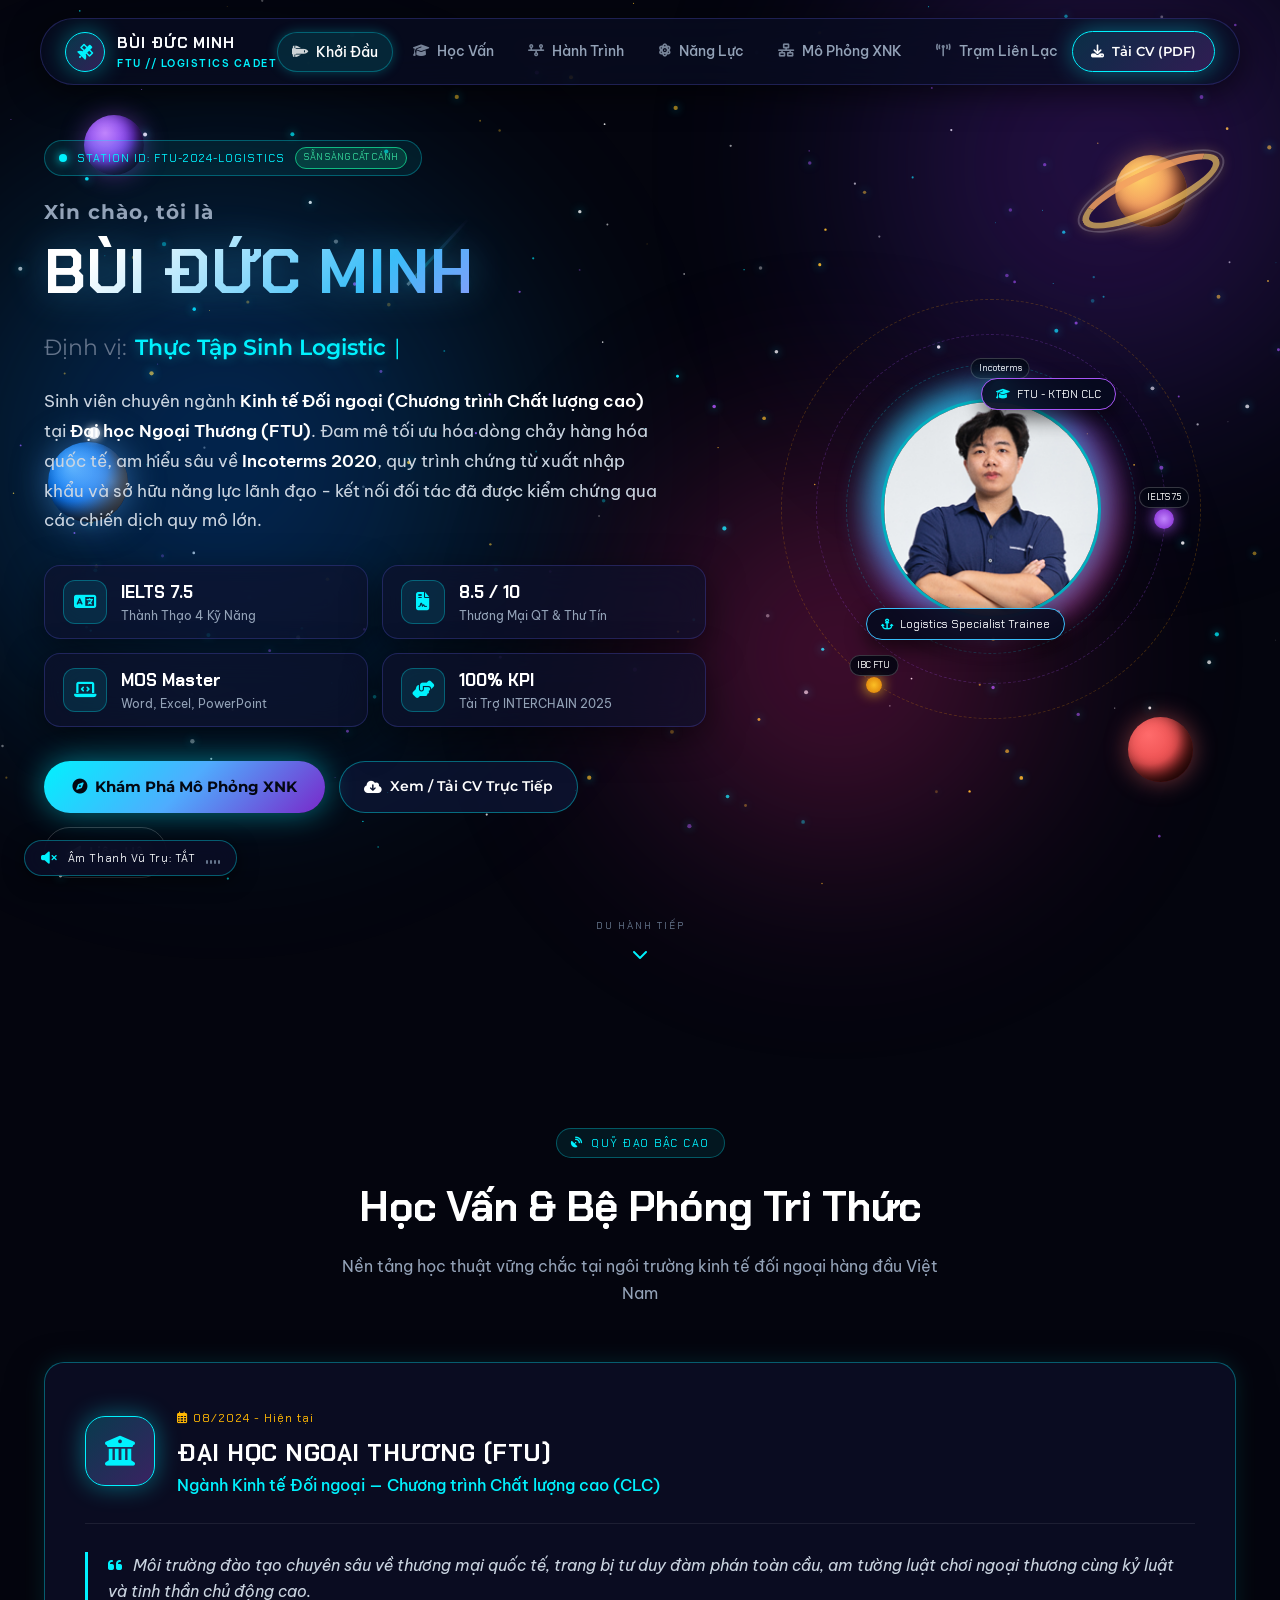
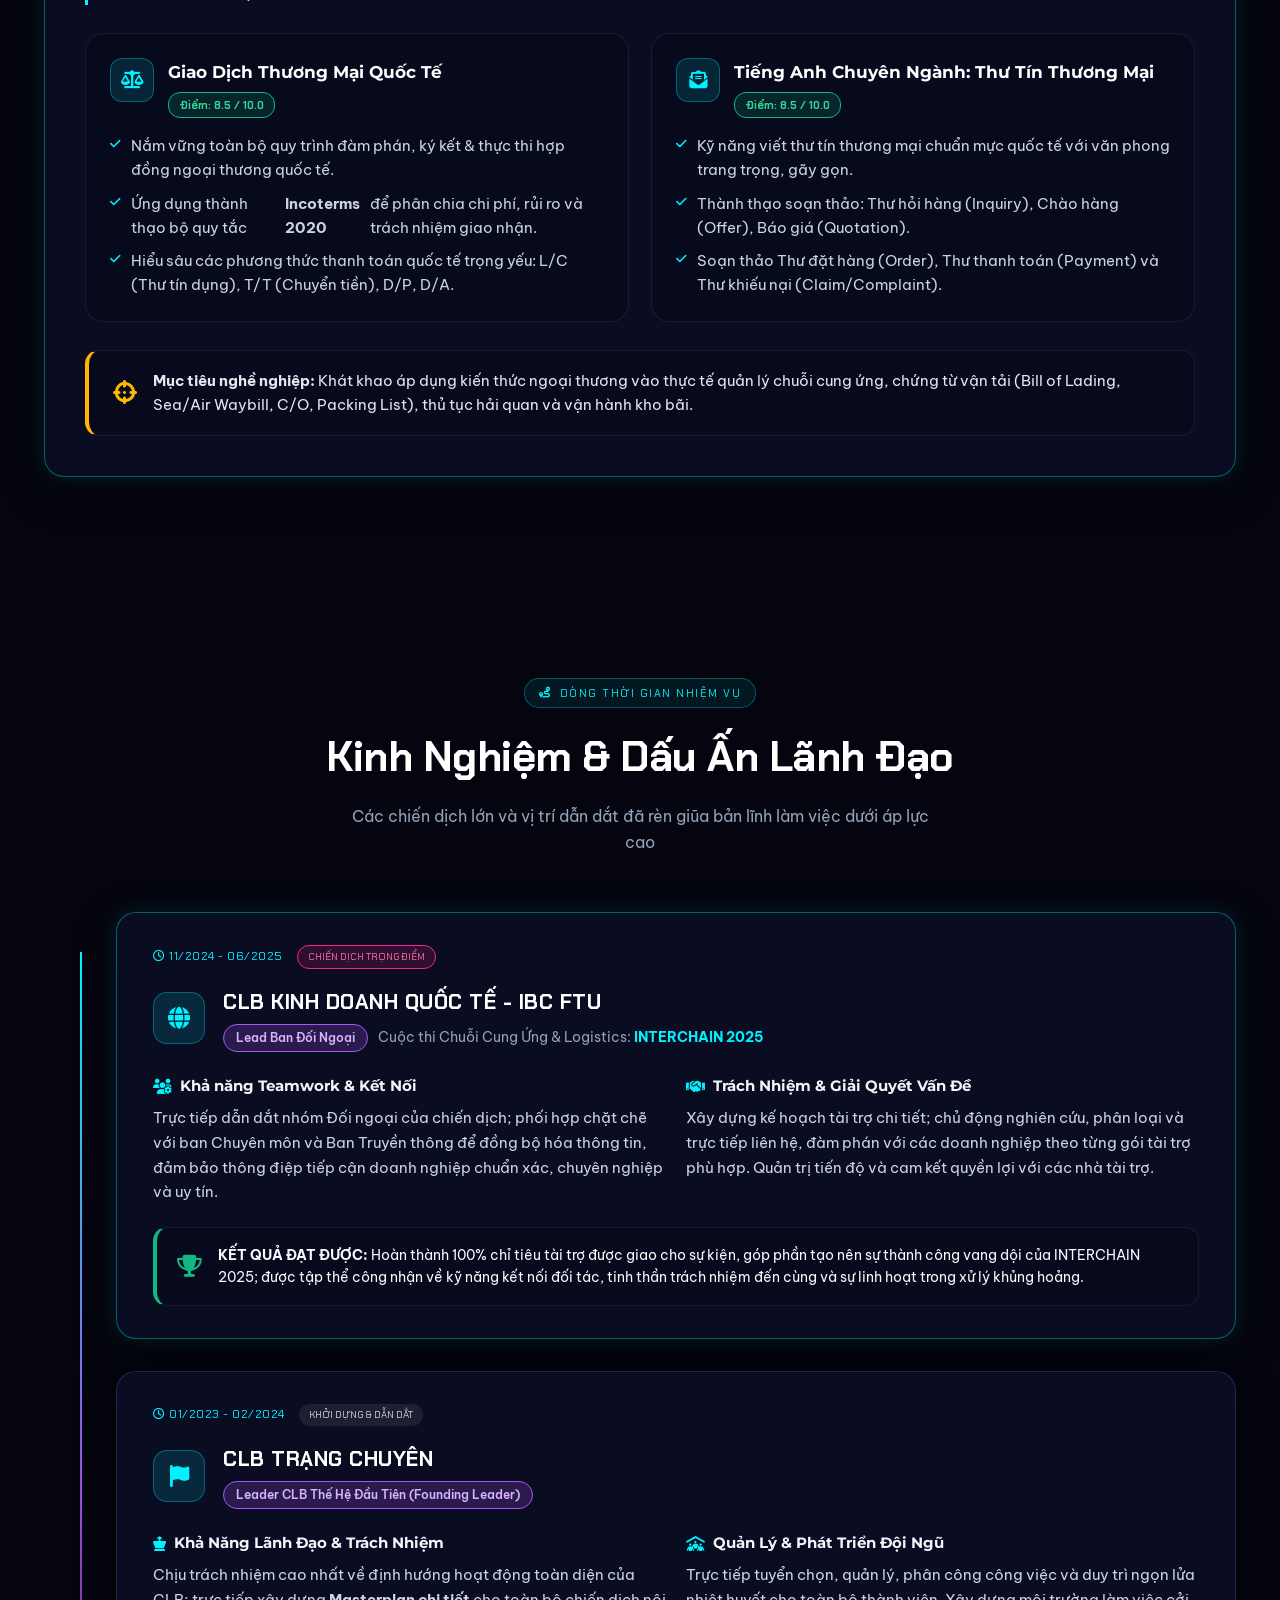
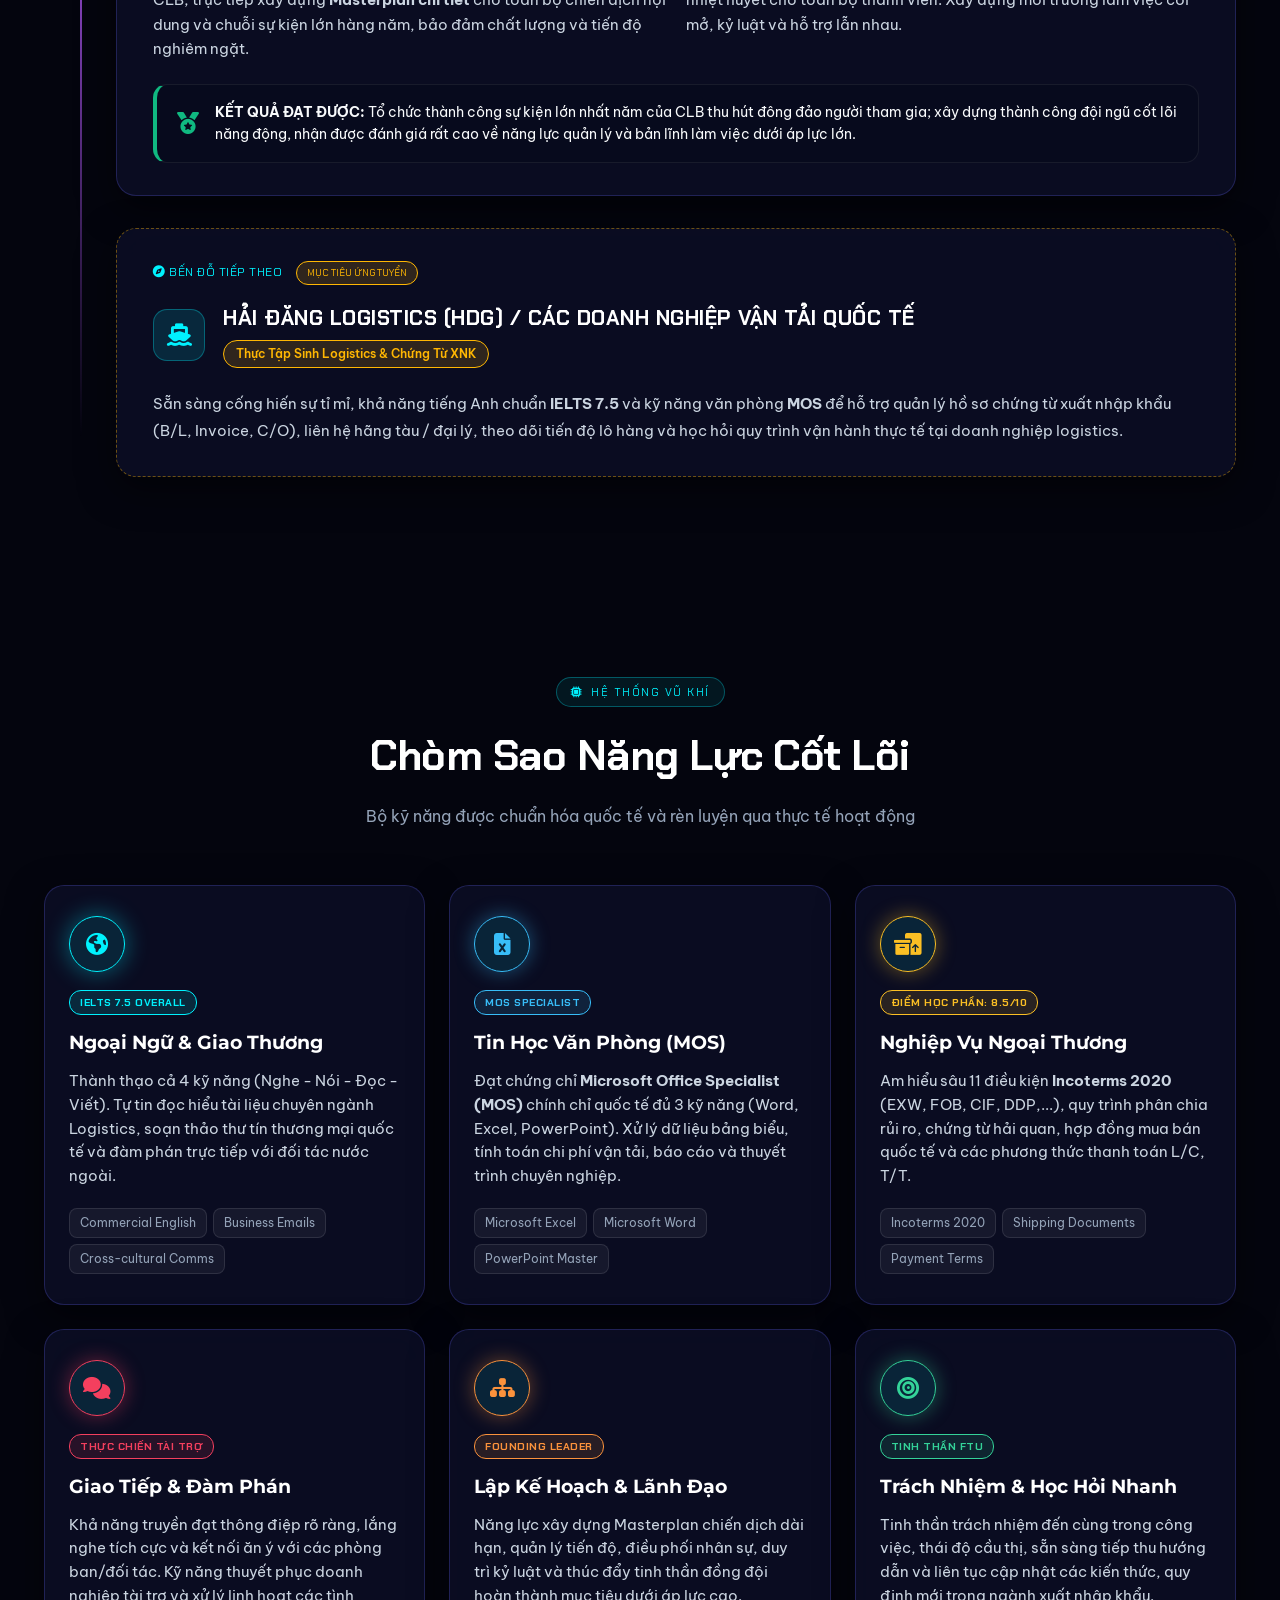
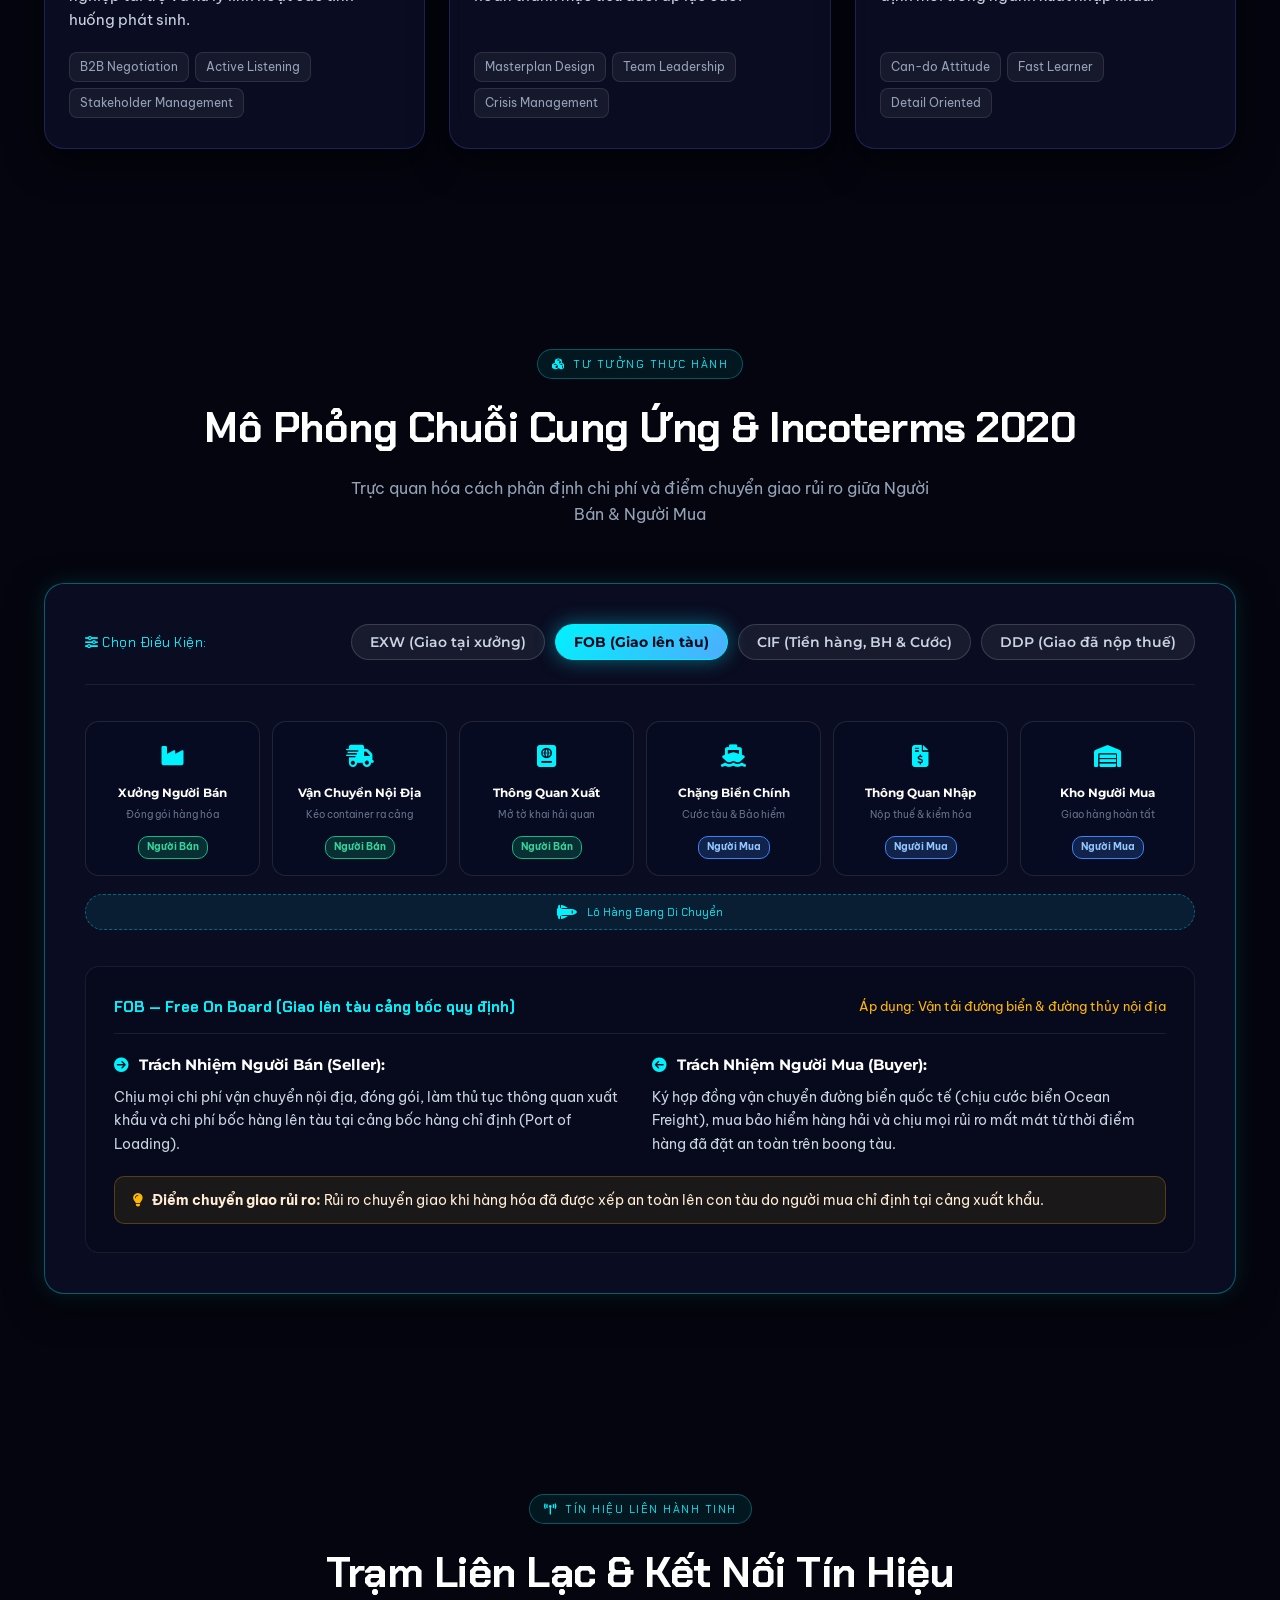
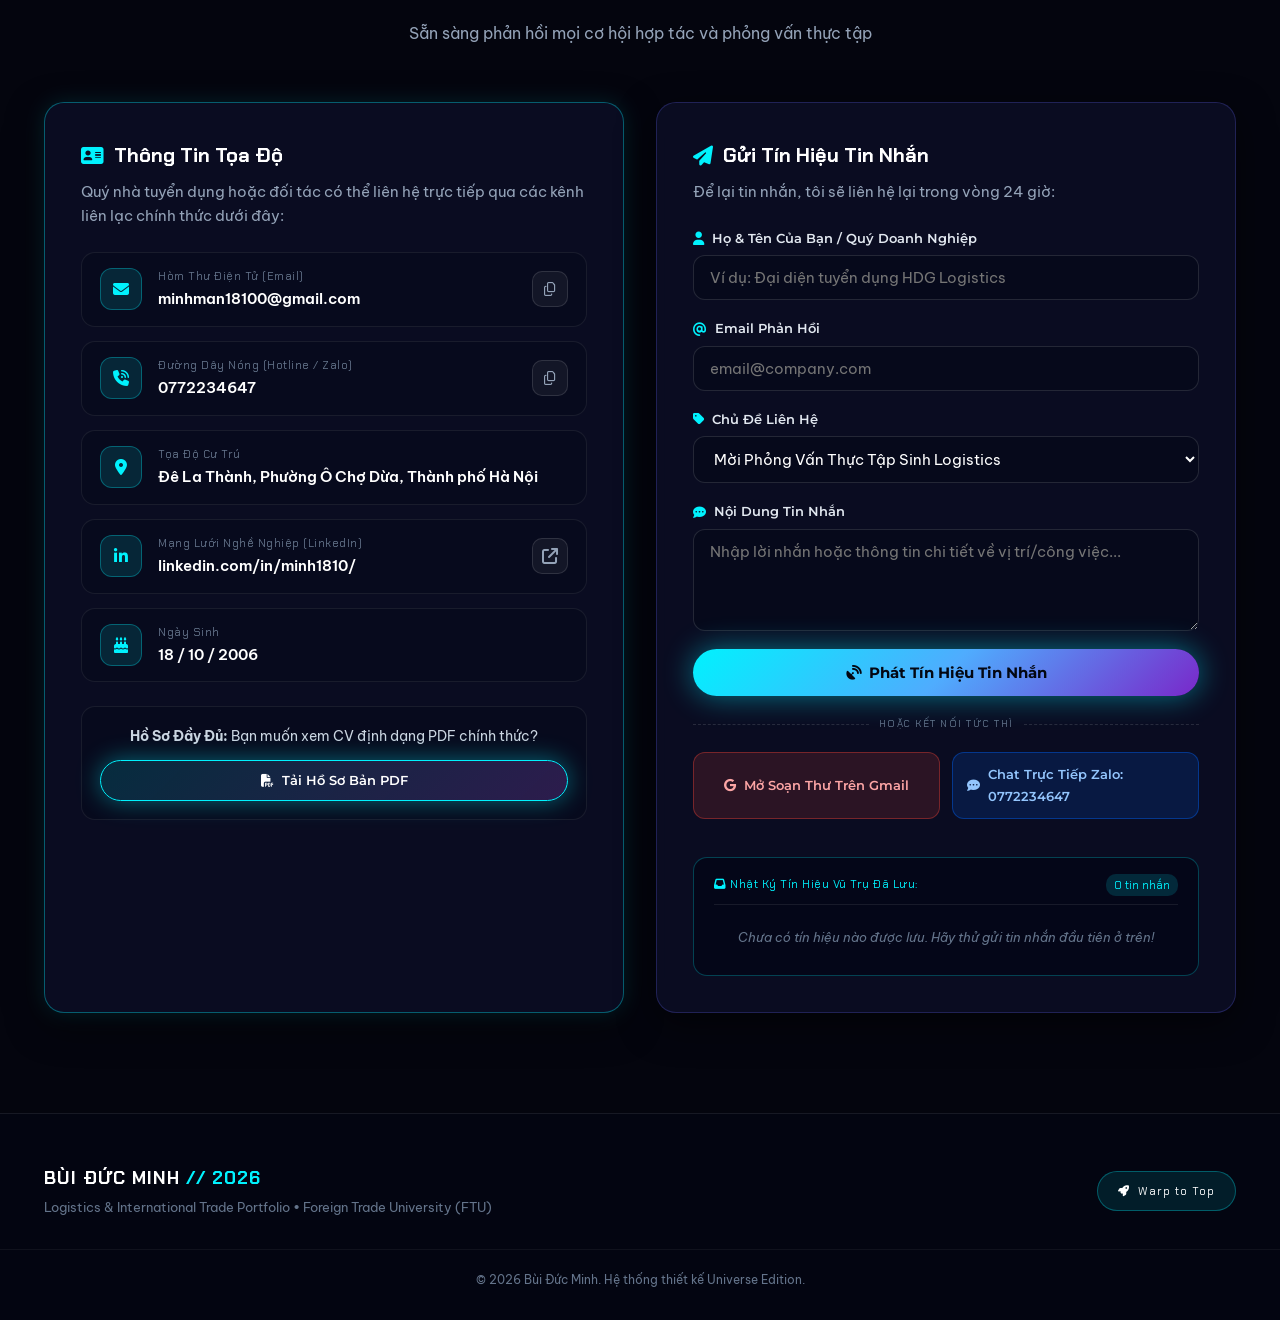
<file: index.html>
<!DOCTYPE html>
<html lang="vi">

<head>
  <meta charset="UTF-8" />
  <meta name="viewport" content="width=device-width, initial-scale=1.0" />
  <title>Bùi Đức Minh | Portfolio Vũ Trụ - Logistics & International Trade</title>
  <meta name="description"
    content="Portfolio cá nhân phong cách Universe của Bùi Đức Minh - Sinh viên Kinh tế Đối ngoại CLC Đại học Ngoại Thương (FTU), Thực tập sinh Logistics, IELTS 7.5." />

  <!-- Google Fonts: Hỗ trợ tiếng Việt 100% với phong cách Vũ Trụ hiện đại (Chakra Petch & Be Vietnam Pro & Montserrat) -->
  <link rel="preconnect" href="https://fonts.googleapis.com" />
  <link rel="preconnect" href="https://fonts.gstatic.com" crossorigin />
  <link
    href="https://fonts.googleapis.com/css2?family=Be+Vietnam+Pro:ital,wght@0,300;0,400;0,500;0,600;0,700;0,800;0,900;1,400;1,600&family=Chakra+Petch:ital,wght@0,400;0,500;0,600;0,700;1,500;1,700&family=Montserrat:wght@400;500;600;700;800;900&display=swap"
    rel="stylesheet" />

  <!-- FontAwesome Icons for crisp space & UI elements -->
  <link rel="stylesheet" href="https://cdnjs.cloudflare.com/ajax/libs/font-awesome/6.5.1/css/all.min.css" />

  <link rel="stylesheet" href="style.css?v=2" />
</head>

<body class="universe-theme">

  <!-- Interactive Cosmic Canvas: Stars, Constellations, Space Dust -->
  <canvas id="cosmic-canvas"></canvas>

  <!-- Ambient Space Dust & Glow Layers -->
  <div class="nebula nebula-1"></div>
  <div class="nebula nebula-2"></div>
  <div class="nebula nebula-3"></div>

  <!-- Cosmic Audio Synthesizer (Space Drone ambient SFX) -->
  <div class="cosmic-audio-hud">
    <button id="audio-toggle-btn" class="hud-pill" title="Bật/Tắt âm thanh không gian Synth Ambient">
      <span class="hud-icon"><i class="fa-solid fa-volume-xmark" id="audio-icon"></i></span>
      <span class="hud-text" id="audio-label">Âm Thanh Vũ Trụ: TẮT</span>
      <span class="hud-freq-bars">
        <i></i><i></i><i></i><i></i>
      </span>
    </button>
  </div>

  <!-- Space Orbit Navigation Bar -->
  <header class="cosmic-nav-wrapper">
    <nav class="cosmic-nav glass-card" id="main-nav">
      <a href="#hero" class="nav-logo">
        <span class="logo-orbit"><i class="fa-solid fa-satellite"></i></span>
        <div class="logo-text">
          <span class="logo-name">BÙI ĐỨC MINH</span>
          <span class="logo-sub">FTU // LOGISTICS CADET</span>
        </div>
      </a>

      <ul class="nav-links" id="nav-menu">
        <li><a href="#hero" class="nav-link active"><i class="fa-solid fa-shuttle-space"></i> <span>Khởi Đầu</span></a>
        </li>
        <li><a href="#education" class="nav-link"><i class="fa-solid fa-graduation-cap"></i> <span>Học Vấn</span></a>
        </li>
        <li><a href="#experience" class="nav-link"><i class="fa-solid fa-timeline"></i> <span>Hành Trình</span></a></li>
        <li><a href="#skills" class="nav-link"><i class="fa-solid fa-atom"></i> <span>Năng Lực</span></a></li>
        <li><a href="#simulator" class="nav-link"><i class="fa-solid fa-network-wired"></i> <span>Mô Phỏng
              XNK</span></a></li>
        <li><a href="#contact" class="nav-link"><i class="fa-solid fa-tower-broadcast"></i> <span>Trạm Liên
              Lạc</span></a></li>
      </ul>

      <div class="nav-actions">
        <a href="assets/universe-portfolio/assets/Bui_Duc_Minh_CV.pdf" target="_blank" class="btn-cosmic-glow" id="btn-download-cv"
          download="CV_Bui_Duc_Minh_Logistics.pdf">
          <i class="fa-solid fa-download"></i>
          <span>Tải CV (PDF)</span>
        </a>
        <button class="nav-toggle-btn" id="mobile-toggle" aria-label="Toggle Navigation">
          <span></span><span></span><span></span>
        </button>
      </div>
    </nav>
  </header>

  <!-- Interactive Floating Planets in Background Space -->
  <div class="background-solar-system" aria-hidden="true">
    <!-- Planet 1: Saturn with Ring (FTU Orbit) -->
    <div class="celestial-body planet-saturn" data-scroll-speed="0.08" title="Hành tinh FTU">
      <div class="planet-sphere"></div>
      <div class="saturn-ring"></div>
      <div class="celestial-label">🪐 Quỹ Đạo FTU</div>
    </div>

    <!-- Planet 2: Terra Azure (Logistics Ocean & Atmosphere) -->
    <div class="celestial-body planet-terra" data-scroll-speed="-0.06" title="Hành tinh Chuỗi Cung Ứng">
      <div class="planet-sphere">
        <div class="cloud-layer"></div>
      </div>
      <div class="orbit-satellite">
        <div class="mini-moon"></div>
      </div>
      <div class="celestial-label">🌍 Logistics Hub</div>
    </div>

    <!-- Planet 3: Crimson Mars (INTERCHAIN Lead) -->
    <div class="celestial-body planet-mars" data-scroll-speed="0.12" title="Hành tinh INTERCHAIN">
      <div class="planet-sphere"></div>
      <div class="celestial-label">🔴 INTERCHAIN 2025</div>
    </div>

    <!-- Planet 4: Electric Violet Neptune (Global Commerce) -->
    <div class="celestial-body planet-neptune" data-scroll-speed="-0.1" title="Hành tinh Ngoại Thương">
      <div class="planet-sphere"></div>
      <div class="celestial-label">🔮 Ngoại Thương CLC</div>
    </div>
  </div>

  <main>
    <!-- HERO SECTION: Mission Command & Planetary Avatar -->
    <section id="hero" class="hero-section">
      <div class="container hero-container">

        <!-- Left: Cosmic Telemetry & Intro Text -->
        <div class="hero-content">
          <div class="telemetry-badge">
            <span class="live-pulse"></span>
            <span class="badge-code">STATION ID: FTU-2024-LOGISTICS</span>
            <span class="badge-status">SẴN SÀNG CẤT CÁNH</span>
          </div>

          <h1 class="hero-title">
            <span class="title-sub">Xin chào, tôi là</span>
            <span class="title-main neon-text-gradient">BÙI ĐỨC MINH</span>
          </h1>

          <div class="hero-dynamic-role">
            <span class="role-prefix">Định vị:</span>
            <span class="typing-role" id="typing-text">Thực Tập Sinh Logistics & Xuất Nhập Khẩu</span>
            <span class="cursor-blink">|</span>
          </div>

          <p class="hero-description">
            Sinh viên chuyên ngành <strong>Kinh tế Đối ngoại (Chương trình Chất lượng cao)</strong> tại
            <strong>Đại học Ngoại Thương (FTU)</strong>. Đam mê tối ưu hóa dòng chảy hàng hóa quốc tế,
            am hiểu sâu về <strong>Incoterms 2020</strong>, quy trình chứng từ xuất nhập khẩu và sở hữu năng lực
            lãnh đạo - kết nối đối tác đã được kiểm chứng qua các chiến dịch quy mô lớn.
          </p>

          <!-- Core Stat Stellar Badges -->
          <div class="stellar-stats-grid">
            <div class="stat-pill glass-card">
              <div class="stat-icon"><i class="fa-solid fa-language"></i></div>
              <div class="stat-info">
                <span class="stat-number">IELTS 7.5</span>
                <span class="stat-tag">Thành Thạo 4 Kỹ Năng</span>
              </div>
            </div>

            <div class="stat-pill glass-card">
              <div class="stat-icon"><i class="fa-solid fa-file-contract"></i></div>
              <div class="stat-info">
                <span class="stat-number">8.5 / 10</span>
                <span class="stat-tag">Thương Mại QT & Thư Tín</span>
              </div>
            </div>

            <div class="stat-pill glass-card">
              <div class="stat-icon"><i class="fa-solid fa-laptop-code"></i></div>
              <div class="stat-info">
                <span class="stat-number">MOS Master</span>
                <span class="stat-tag">Word, Excel, PowerPoint</span>
              </div>
            </div>

            <div class="stat-pill glass-card">
              <div class="stat-icon"><i class="fa-solid fa-handshake-angle"></i></div>
              <div class="stat-info">
                <span class="stat-number">100% KPI</span>
                <span class="stat-tag">Tài Trợ INTERCHAIN 2025</span>
              </div>
            </div>
          </div>

          <!-- Hero Action Buttons -->
          <div class="hero-cta-group">
            <a href="#simulator" class="btn-primary-warp">
              <span><i class="fa-solid fa-compass"></i> Khám Phá Mô Phỏng XNK</span>
              <div class="btn-warp-aura"></div>
            </a>
            <a href="assets/Bui_Duc_Minh_CV.pdf" target="_blank" class="btn-secondary-space"
              download="CV_Bui_Duc_Minh_Logistics.pdf">
              <i class="fa-solid fa-cloud-arrow-down"></i>
              <span>Xem / Tải CV Trực Tiếp</span>
            </a>
            <a href="#contact" class="btn-outline-starlight">
              <i class="fa-solid fa-paper-plane"></i>
              <span>Liên Hệ</span>
            </a>
          </div>
        </div>

        <!-- Right: Cosmic Portrait with Orbiting Rings & Planets -->
        <div class="hero-visual">
          <div class="avatar-orbit-system" id="hero-orbit-system">

            <!-- Elliptical Orbit Rings -->
            <div class="orbit-ring ring-inner">
              <div class="orbiting-planet mini-planet-1" title="Incoterms 2020">
                <span class="planet-tag">Incoterms</span>
              </div>
            </div>
            <div class="orbit-ring ring-middle">
              <div class="orbiting-planet mini-planet-2" title="IELTS 7.5">
                <span class="planet-tag">IELTS 7.5</span>
              </div>
            </div>
            <div class="orbit-ring ring-outer">
              <div class="orbiting-planet mini-planet-3" title="IBC FTU">
                <span class="planet-tag">IBC FTU</span>
              </div>
            </div>

            <!-- Central Holographic Portrait Container -->
            <div class="avatar-core-wrapper">
              <div class="avatar-glow-halo"></div>
              <div class="avatar-frame">
                <img src="universe-portfolio/assets/avatar.png" alt="Chân dung Bùi Đức Minh - FTU" class="avatar-img" />
              </div>
              <!-- Floating HUD Data Chip -->
              <div class="avatar-hud-chip top-chip">
                <i class="fa-solid fa-graduation-cap"></i> FTU - KTĐN CLC
              </div>
              <div class="avatar-hud-chip bottom-chip">
                <i class="fa-solid fa-anchor"></i> Logistics Specialist Trainee
              </div>
            </div>

          </div>
        </div>

      </div>

      <!-- Scroll Indicator Wave -->
      <a href="#education" class="scroll-down-hint">
        <span class="scroll-label">DU HÀNH TIẾP</span>
        <div class="scroll-arrow"><i class="fa-solid fa-chevron-down"></i></div>
      </a>
    </section>

    <!-- SECTION 1: HỌC VẤN & BỆ PHÓNG TRI THỨC (Education - FTU Orbit) -->
    <section id="education" class="section-container">
      <div class="section-header text-center">
        <div class="section-tag-hud"><i class="fa-solid fa-satellite-dish"></i> QUỸ ĐẠO BẬC CAO</div>
        <h2 class="section-title">Học Vấn & Bệ Phóng Tri Thức</h2>
        <p class="section-subtitle">Nền tảng học thuật vững chắc tại ngôi trường kinh tế đối ngoại hàng đầu Việt Nam</p>
      </div>

      <div class="education-grid">
        <!-- Main University Card -->
        <div class="edu-card main-edu glass-card glow-border">
          <div class="edu-header">
            <div class="edu-crest">
              <i class="fa-solid fa-building-columns"></i>
            </div>
            <div class="edu-heading">
              <span class="edu-period"><i class="fa-regular fa-calendar-days"></i> 08/2024 - Hiện tại</span>
              <h3 class="edu-school">ĐẠI HỌC NGOẠI THƯƠNG (FTU)</h3>
              <div class="edu-degree">Ngành Kinh tế Đối ngoại — Chương trình Chất lượng cao (CLC)</div>
            </div>
          </div>

          <div class="edu-body">
            <p class="edu-mission-quote">
              <i class="fa-solid fa-quote-left"></i>
              Môi trường đào tạo chuyên sâu về thương mại quốc tế, trang bị tư duy đàm phán toàn cầu,
              am tường luật chơi ngoại thương cùng kỷ luật và tinh thần chủ động cao.
            </p>

            <div class="edu-courses-showcase">
              <div class="course-box glass-inset">
                <div class="course-head">
                  <div class="course-icon"><i class="fa-solid fa-scale-balanced"></i></div>
                  <div class="course-meta">
                    <h4>Giao Dịch Thương Mại Quốc Tế</h4>
                    <span class="score-badge">Điểm: 8.5 / 10.0</span>
                  </div>
                </div>
                <ul class="course-points">
                  <li><i class="fa-solid fa-check"></i> Nắm vững toàn bộ quy trình đàm phán, ký kết & thực thi hợp đồng
                    ngoại thương quốc tế.</li>
                  <li><i class="fa-solid fa-check"></i> Ứng dụng thành thạo bộ quy tắc <strong>Incoterms 2020</strong>
                    để phân chia chi phí, rủi ro và trách nhiệm giao nhận.</li>
                  <li><i class="fa-solid fa-check"></i> Hiểu sâu các phương thức thanh toán quốc tế trọng yếu: L/C (Thư
                    tín dụng), T/T (Chuyển tiền), D/P, D/A.</li>
                </ul>
              </div>

              <div class="course-box glass-inset">
                <div class="course-head">
                  <div class="course-icon"><i class="fa-solid fa-envelope-open-text"></i></div>
                  <div class="course-meta">
                    <h4>Tiếng Anh Chuyên Ngành: Thư Tín Thương Mại</h4>
                    <span class="score-badge">Điểm: 8.5 / 10.0</span>
                  </div>
                </div>
                <ul class="course-points">
                  <li><i class="fa-solid fa-check"></i> Kỹ năng viết thư tín thương mại chuẩn mực quốc tế với văn phong
                    trang trọng, gãy gọn.</li>
                  <li><i class="fa-solid fa-check"></i> Thành thạo soạn thảo: Thư hỏi hàng (Inquiry), Chào hàng (Offer),
                    Báo giá (Quotation).</li>
                  <li><i class="fa-solid fa-check"></i> Soạn thảo Thư đặt hàng (Order), Thư thanh toán (Payment) và Thư
                    khiếu nại (Claim/Complaint).</li>
                </ul>
              </div>
            </div>

            <!-- Logistics Goal Highlight -->
            <div class="target-callout glass-inset">
              <div class="callout-icon"><i class="fa-solid fa-crosshairs"></i></div>
              <div class="callout-content">
                <strong>Mục tiêu nghề nghiệp:</strong> Khát khao áp dụng kiến thức ngoại thương vào thực tế quản lý
                chuỗi cung ứng,
                chứng từ vận tải (Bill of Lading, Sea/Air Waybill, C/O, Packing List), thủ tục hải quan và vận hành kho
                bãi.
              </div>
            </div>
          </div>
        </div>
      </div>
    </section>

    <!-- SECTION 2: HÀNH TRÌNH KHÁM PHÁ & THỰC CHIẾN (Experience - Mission Trajectory) -->
    <section id="experience" class="section-container">
      <div class="section-header text-center">
        <div class="section-tag-hud"><i class="fa-solid fa-route"></i> DÒNG THỜI GIAN NHIỆM VỤ</div>
        <h2 class="section-title">Kinh Nghiệm & Dấu Ấn Lãnh Đạo</h2>
        <p class="section-subtitle">Các chiến dịch lớn và vị trí dẫn dắt đã rèn giũa bản lĩnh làm việc dưới áp lực cao
        </p>
      </div>

      <div class="mission-timeline">

        <!-- Timeline Item 1: INTERCHAIN 2025 - IBC FTU -->
        <div class="timeline-station glass-card glow-border" data-station="1">
          <div class="station-telemetry">
            <span class="station-year"><i class="fa-regular fa-clock"></i> 11/2024 - 06/2025</span>
            <span class="station-status status-active">CHIẾN DỊCH TRỌNG ĐIỂM</span>
          </div>

          <div class="station-header">
            <div class="station-logo-box"><i class="fa-solid fa-globe"></i></div>
            <div class="station-titles">
              <h3 class="station-name">CLB KINH DOANH QUỐC TẾ - IBC FTU</h3>
              <div class="station-role">
                <span class="role-badge">Lead Ban Đối Ngoại</span>
                <span class="campaign-title">Cuộc thi Chuỗi Cung Ứng & Logistics: <strong>INTERCHAIN
                    2025</strong></span>
              </div>
            </div>
          </div>

          <div class="station-details-grid">
            <div class="station-block">
              <h4><i class="fa-solid fa-users-gear"></i> Khả năng Teamwork & Kết Nối</h4>
              <p>Trực tiếp dẫn dắt nhóm Đối ngoại của chiến dịch; phối hợp chặt chẽ với ban Chuyên môn và Ban Truyền
                thông để đồng bộ hóa thông tin, đảm bảo thông điệp tiếp cận doanh nghiệp chuẩn xác, chuyên nghiệp và uy
                tín.</p>
            </div>

            <div class="station-block">
              <h4><i class="fa-solid fa-handshake"></i> Trách Nhiệm & Giải Quyết Vấn Đề</h4>
              <p>Xây dựng kế hoạch tài trợ chi tiết; chủ động nghiên cứu, phân loại và trực tiếp liên hệ, đàm phán với
                các doanh nghiệp theo từng gói tài trợ phù hợp. Quản trị tiến độ và cam kết quyền lợi với các nhà tài
                trợ.</p>
            </div>
          </div>

          <div class="station-achievement glass-inset">
            <div class="achieve-icon"><i class="fa-solid fa-trophy"></i></div>
            <div class="achieve-text">
              <strong>KẾT QUẢ ĐẠT ĐƯỢC:</strong> Hoàn thành 100% chỉ tiêu tài trợ được giao cho sự kiện, góp phần tạo
              nên sự thành công vang dội của INTERCHAIN 2025; được tập thể công nhận về kỹ năng kết nối đối tác, tinh
              thần trách nhiệm đến cùng và sự linh hoạt trong xử lý khủng hoảng.
            </div>
          </div>
        </div>

        <!-- Timeline Item 2: CLB TRẠNG CHUYÊN -->
        <div class="timeline-station glass-card" data-station="2">
          <div class="station-telemetry">
            <span class="station-year"><i class="fa-regular fa-clock"></i> 01/2023 - 02/2024</span>
            <span class="station-status">KHỞI DỰNG & DẪN DẮT</span>
          </div>

          <div class="station-header">
            <div class="station-logo-box"><i class="fa-solid fa-flag"></i></div>
            <div class="station-titles">
              <h3 class="station-name">CLB TRẠNG CHUYÊN</h3>
              <div class="station-role">
                <span class="role-badge">Leader CLB Thế Hệ Đầu Tiên (Founding Leader)</span>
              </div>
            </div>
          </div>

          <div class="station-details-grid">
            <div class="station-block">
              <h4><i class="fa-solid fa-chess-king"></i> Khả Năng Lãnh Đạo & Trách Nhiệm</h4>
              <p>Chịu trách nhiệm cao nhất về định hướng hoạt động toàn diện của CLB; trực tiếp xây dựng
                <strong>Masterplan chi tiết</strong> cho toàn bộ chiến dịch nội dung và chuỗi sự kiện lớn hàng năm, bảo
                đảm chất lượng và tiến độ nghiêm ngặt.
              </p>
            </div>

            <div class="station-block">
              <h4><i class="fa-solid fa-people-roof"></i> Quản Lý & Phát Triển Đội Ngũ</h4>
              <p>Trực tiếp tuyển chọn, quản lý, phân công công việc và duy trì ngọn lửa nhiệt huyết cho toàn bộ thành
                viên. Xây dựng môi trường làm việc cởi mở, kỷ luật và hỗ trợ lẫn nhau.</p>
            </div>
          </div>

          <div class="station-achievement glass-inset">
            <div class="achieve-icon"><i class="fa-solid fa-medal"></i></div>
            <div class="achieve-text">
              <strong>KẾT QUẢ ĐẠT ĐƯỢC:</strong> Tổ chức thành công sự kiện lớn nhất năm của CLB thu hút đông đảo người
              tham gia; xây dựng thành công đội ngũ cốt lõi năng động, nhận được đánh giá rất cao về năng lực quản lý và
              bản lĩnh làm việc dưới áp lực lớn.
            </div>
          </div>
        </div>

        <!-- Timeline Item 3: NEXT TARGET (Hải Đăng Logistics / Global Supply Chain) -->
        <div class="timeline-station glass-card future-station" data-station="3">
          <div class="station-telemetry">
            <span class="station-year"><i class="fa-solid fa-compass"></i> BẾN ĐỖ TIẾP THEO</span>
            <span class="station-status status-target">MỤC TIÊU ỨNG TUYỂN</span>
          </div>

          <div class="station-header">
            <div class="station-logo-box"><i class="fa-solid fa-ship"></i></div>
            <div class="station-titles">
              <h3 class="station-name">HẢI ĐĂNG LOGISTICS (HDG) / CÁC DOANH NGHIỆP VẬN TẢI QUỐC TẾ</h3>
              <div class="station-role">
                <span class="role-badge badge-glow">Thực Tập Sinh Logistics & Chứng Từ XNK</span>
              </div>
            </div>
          </div>

          <div class="station-future-desc">
            <p>
              Sẵn sàng cống hiến sự tỉ mỉ, khả năng tiếng Anh chuẩn <strong>IELTS 7.5</strong> và kỹ năng văn phòng
              <strong>MOS</strong> để hỗ trợ quản lý hồ sơ chứng từ xuất nhập khẩu (B/L, Invoice, C/O), liên hệ hãng tàu
              / đại lý,
              theo dõi tiến độ lô hàng và học hỏi quy trình vận hành thực tế tại doanh nghiệp logistics.
            </p>
          </div>
        </div>

      </div>
    </section>

    <!-- SECTION 3: CHÙM SAO NĂNG LỰC (Skills & Superpowers Constellation) -->
    <section id="skills" class="section-container">
      <div class="section-header text-center">
        <div class="section-tag-hud"><i class="fa-solid fa-microchip"></i> HỆ THỐNG VŨ KHÍ</div>
        <h2 class="section-title">Chòm Sao Năng Lực Cốt Lõi</h2>
        <p class="section-subtitle">Bộ kỹ năng được chuẩn hóa quốc tế và rèn luyện qua thực tế hoạt động</p>
      </div>

      <div class="skills-constellation-grid">

        <!-- Skill 1: Ngoại Ngữ IELTS 7.5 -->
        <div class="skill-sphere-card glass-card">
          <div class="sphere-icon-ring">
            <i class="fa-solid fa-earth-americas"></i>
          </div>
          <div class="skill-level-badge">IELTS 7.5 OVERALL</div>
          <h3 class="skill-title">Ngoại Ngữ & Giao Thương</h3>
          <p class="skill-desc">
            Thành thạo cả 4 kỹ năng (Nghe - Nói - Đọc - Viết). Tự tin đọc hiểu tài liệu chuyên ngành Logistics,
            soạn thảo thư tín thương mại quốc tế và đàm phán trực tiếp với đối tác nước ngoài.
          </p>
          <div class="skill-tags">
            <span>Commercial English</span>
            <span>Business Emails</span>
            <span>Cross-cultural Comms</span>
          </div>
        </div>

        <!-- Skill 2: Tin Học Văn Phòng MOS -->
        <div class="skill-sphere-card glass-card">
          <div class="sphere-icon-ring ring-cyan">
            <i class="fa-solid fa-file-excel"></i>
          </div>
          <div class="skill-level-badge badge-cyan">MOS SPECIALIST</div>
          <h3 class="skill-title">Tin Học Văn Phòng (MOS)</h3>
          <p class="skill-desc">
            Đạt chứng chỉ <strong>Microsoft Office Specialist (MOS)</strong> chính chỉ quốc tế đủ 3 kỹ năng
            (Word, Excel, PowerPoint). Xử lý dữ liệu bảng biểu, tính toán chi phí vận tải, báo cáo và thuyết trình
            chuyên nghiệp.
          </p>
          <div class="skill-tags">
            <span>Microsoft Excel</span>
            <span>Microsoft Word</span>
            <span>PowerPoint Master</span>
          </div>
        </div>

        <!-- Skill 3: Incoterms & Ngoại Thương -->
        <div class="skill-sphere-card glass-card">
          <div class="sphere-icon-ring ring-gold">
            <i class="fa-solid fa-boxes-packing"></i>
          </div>
          <div class="skill-level-badge badge-gold">ĐIỂM HỌC PHẦN: 8.5/10</div>
          <h3 class="skill-title">Nghiệp Vụ Ngoại Thương</h3>
          <p class="skill-desc">
            Am hiểu sâu 11 điều kiện <strong>Incoterms 2020</strong> (EXW, FOB, CIF, DDP,...), quy trình phân chia rủi
            ro,
            chứng từ hải quan, hợp đồng mua bán quốc tế và các phương thức thanh toán L/C, T/T.
          </p>
          <div class="skill-tags">
            <span>Incoterms 2020</span>
            <span>Shipping Documents</span>
            <span>Payment Terms</span>
          </div>
        </div>

        <!-- Skill 4: Đàm Phán & Giao Tiếp -->
        <div class="skill-sphere-card glass-card">
          <div class="sphere-icon-ring ring-pink">
            <i class="fa-solid fa-comments"></i>
          </div>
          <div class="skill-level-badge badge-pink">THỰC CHIẾN TÀI TRỢ</div>
          <h3 class="skill-title">Giao Tiếp & Đàm Phán</h3>
          <p class="skill-desc">
            Khả năng truyền đạt thông điệp rõ ràng, lắng nghe tích cực và kết nối ăn ý với các phòng ban/đối tác.
            Kỹ năng thuyết phục doanh nghiệp tài trợ và xử lý linh hoạt các tình huống phát sinh.
          </p>
          <div class="skill-tags">
            <span>B2B Negotiation</span>
            <span>Active Listening</span>
            <span>Stakeholder Management</span>
          </div>
        </div>

        <!-- Skill 5: Quản Lý Dự Án & Masterplan -->
        <div class="skill-sphere-card glass-card">
          <div class="sphere-icon-ring ring-orange">
            <i class="fa-solid fa-sitemap"></i>
          </div>
          <div class="skill-level-badge badge-orange">FOUNDING LEADER</div>
          <h3 class="skill-title">Lập Kế Hoạch & Lãnh Đạo</h3>
          <p class="skill-desc">
            Năng lực xây dựng Masterplan chiến dịch dài hạn, quản lý tiến độ, điều phối nhân sự,
            duy trì kỷ luật và thúc đẩy tinh thần đồng đội hoàn thành mục tiêu dưới áp lực cao.
          </p>
          <div class="skill-tags">
            <span>Masterplan Design</span>
            <span>Team Leadership</span>
            <span>Crisis Management</span>
          </div>
        </div>

        <!-- Skill 6: Tinh Thần Cầu Tiến & Trách Nhiệm -->
        <div class="skill-sphere-card glass-card">
          <div class="sphere-icon-ring ring-green">
            <i class="fa-solid fa-bullseye"></i>
          </div>
          <div class="skill-level-badge badge-green">TINH THẦN FTU</div>
          <h3 class="skill-title">Trách Nhiệm & Học Hỏi Nhanh</h3>
          <p class="skill-desc">
            Tinh thần trách nhiệm đến cùng trong công việc, thái độ cầu thị, sẵn sàng tiếp thu hướng dẫn
            và liên tục cập nhật các kiến thức, quy định mới trong ngành xuất nhập khẩu.
          </p>
          <div class="skill-tags">
            <span>Can-do Attitude</span>
            <span>Fast Learner</span>
            <span>Detail Oriented</span>
          </div>
        </div>

      </div>
    </section>

    <!-- SECTION 4: TRẠM MÔ PHỎNG DÒNG CHẢY LOGISTICS (Interactive Incoterms Simulator) -->
    <section id="simulator" class="section-container">
      <div class="section-header text-center">
        <div class="section-tag-hud"><i class="fa-solid fa-cubes"></i> TƯ TƯỞNG THỰC HÀNH</div>
        <h2 class="section-title">Mô Phỏng Chuỗi Cung Ứng & Incoterms 2020</h2>
        <p class="section-subtitle">Trực quan hóa cách phân định chi phí và điểm chuyển giao rủi ro giữa Người Bán &
          Người Mua</p>
      </div>

      <div class="simulator-wrapper glass-card glow-border">

        <!-- Incoterm Selector Bar -->
        <div class="sim-selector-bar">
          <span class="selector-label"><i class="fa-solid fa-sliders"></i> Chọn Điều Kiện:</span>
          <div class="term-buttons" id="term-buttons">
            <button class="term-btn active" data-term="EXW">EXW (Giao tại xưởng)</button>
            <button class="term-btn" data-term="FOB">FOB (Giao lên tàu)</button>
            <button class="term-btn" data-term="CIF">CIF (Tiền hàng, BH & Cước)</button>
            <button class="term-btn" data-term="DDP">DDP (Giao đã nộp thuế)</button>
          </div>
        </div>

        <!-- Visual Voyage Stages -->
        <div class="voyage-track-container">
          <div class="voyage-stages">

            <div class="stage-step" id="stage-factory">
              <div class="step-icon"><i class="fa-solid fa-industry"></i></div>
              <div class="step-title">Xưởng Người Bán</div>
              <div class="step-desc">Đóng gói hàng hóa</div>
              <div class="step-party-tag" id="tag-factory">Người Bán</div>
            </div>

            <div class="stage-step" id="stage-origin-port">
              <div class="step-icon"><i class="fa-solid fa-truck-fast"></i></div>
              <div class="step-title">Vận Chuyển Nội Địa</div>
              <div class="step-desc">Kéo container ra cảng</div>
              <div class="step-party-tag" id="tag-origin-port">Người Bán</div>
            </div>

            <div class="stage-step" id="stage-customs-export">
              <div class="step-icon"><i class="fa-solid fa-passport"></i></div>
              <div class="step-title">Thông Quan Xuất</div>
              <div class="step-desc">Mở tờ khai hải quan</div>
              <div class="step-party-tag" id="tag-customs-export">Người Bán</div>
            </div>

            <div class="stage-step" id="stage-sea-transit">
              <div class="step-icon"><i class="fa-solid fa-ship"></i></div>
              <div class="step-title">Chặng Biển Chính</div>
              <div class="step-desc">Cước tàu & Bảo hiểm</div>
              <div class="step-party-tag" id="tag-sea-transit">Người Mua</div>
            </div>

            <div class="stage-step" id="stage-dest-port">
              <div class="step-icon"><i class="fa-solid fa-file-invoice-dollar"></i></div>
              <div class="step-title">Thông Quan Nhập</div>
              <div class="step-desc">Nộp thuế & kiểm hóa</div>
              <div class="step-party-tag" id="tag-dest-port">Người Mua</div>
            </div>

            <div class="stage-step" id="stage-warehouse">
              <div class="step-icon"><i class="fa-solid fa-warehouse"></i></div>
              <div class="step-title">Kho Người Mua</div>
              <div class="step-desc">Giao hàng hoàn tất</div>
              <div class="step-party-tag" id="tag-warehouse">Người Mua</div>
            </div>

          </div>

          <!-- Dynamic Cargo Spaceship Carrier -->
          <div class="cargo-carrier-indicator" id="cargo-ship">
            <i class="fa-solid fa-shuttle-space"></i>
            <span class="carrier-label">Lô Hàng Đang Di Chuyển</span>
          </div>
        </div>

        <!-- Dynamic Rule Description Box -->
        <div class="term-info-panel glass-inset" id="term-info-panel">
          <div class="term-info-head">
            <span class="info-badge" id="info-term-code">FOB - Free on Board (Incoterms 2020)</span>
            <span class="info-mode">Áp dụng: Vận tải đường biển & đường thủy nội địa</span>
          </div>
          <div class="term-info-content">
            <div class="info-column">
              <h5><i class="fa-solid fa-circle-arrow-right"></i> Trách Nhiệm Người Bán (Seller):</h5>
              <p id="seller-duty">Chịu mọi chi phí và rủi ro cho đến khi hàng đã xếp an toàn lên tàu tại cảng bốc hàng
                chỉ định (Port of Loading). Hoàn tất thủ tục thông quan xuất khẩu.</p>
            </div>
            <div class="info-column">
              <h5><i class="fa-solid fa-circle-arrow-left"></i> Trách Nhiệm Người Mua (Buyer):</h5>
              <p id="buyer-duty">Ký hợp đồng thuê tàu chở hàng (chịu cước biển Freight), mua bảo hiểm hàng hải và chịu
                mọi rủi ro mất mát từ thời điểm hàng đã qua lan can/đặt trên tàu.</p>
            </div>
          </div>
          <div class="term-note">
            <i class="fa-solid fa-lightbulb"></i> <strong>Điểm chuyển giao rủi ro:</strong>
            <span id="risk-point">Khi hàng hóa được đặt an toàn trên con tàu do người mua chỉ định tại cảng xuất
              khẩu.</span>
          </div>
        </div>

      </div>
    </section>

    <!-- SECTION 5: TRẠM LIÊN LẠC KHÔNG GIAN (Cosmic Contact Command) -->
    <section id="contact" class="section-container">
      <div class="section-header text-center">
        <div class="section-tag-hud"><i class="fa-solid fa-tower-broadcast"></i> TÍN HIỆU LIÊN HÀNH TINH</div>
        <h2 class="section-title">Trạm Liên Lạc & Kết Nối Tín Hiệu</h2>
        <p class="section-subtitle">Sẵn sàng phản hồi mọi cơ hội hợp tác và phỏng vấn thực tập</p>
      </div>

      <div class="contact-station-grid">

        <!-- Left: Quick Info Station Cards -->
        <div class="contact-info-panel glass-card glow-border">
          <h3 class="panel-title"><i class="fa-solid fa-address-card"></i> Thông Tin Tọa Độ</h3>
          <p class="panel-desc">
            Quý nhà tuyển dụng hoặc đối tác có thể liên hệ trực tiếp qua các kênh liên lạc chính thức dưới đây:
          </p>

          <div class="coord-items">
            <!-- Email -->
            <div class="coord-item glass-inset">
              <div class="coord-icon"><i class="fa-solid fa-envelope"></i></div>
              <div class="coord-meta">
                <span class="coord-label">Hòm Thư Điện Tử (Email)</span>
                <a href="mailto:minhman18100@gmail.com" class="coord-value">minhman18100@gmail.com</a>
              </div>
              <button class="btn-copy-coord" data-copy="minhman18100@gmail.com" title="Sao chép email">
                <i class="fa-regular fa-copy"></i>
              </button>
            </div>

            <!-- Phone -->
            <div class="coord-item glass-inset">
              <div class="coord-icon"><i class="fa-solid fa-phone-volume"></i></div>
              <div class="coord-meta">
                <span class="coord-label">Đường Dây Nóng (Hotline / Zalo)</span>
                <a href="tel:0772234647" class="coord-value">0772234647</a>
              </div>
              <button class="btn-copy-coord" data-copy="0772234647" title="Sao chép số điện thoại">
                <i class="fa-regular fa-copy"></i>
              </button>
            </div>

            <!-- Address -->
            <div class="coord-item glass-inset">
              <div class="coord-icon"><i class="fa-solid fa-location-dot"></i></div>
              <div class="coord-meta">
                <span class="coord-label">Tọa Độ Cư Trú</span>
                <span class="coord-value">Đê La Thành, Phường Ô Chợ Dừa, Thành phố Hà Nội</span>
              </div>
            </div>

            <!-- LinkedIn -->
            <div class="coord-item glass-inset">
              <div class="coord-icon"><i class="fa-brands fa-linkedin-in"></i></div>
              <div class="coord-meta">
                <span class="coord-label">Mạng Lưới Nghề Nghiệp (LinkedIn)</span>
                <a href="https://www.linkedin.com/in/minh1810/" target="_blank" rel="noopener noreferrer"
                  class="coord-value">linkedin.com/in/minh1810/</a>
              </div>
              <a href="https://www.linkedin.com/in/minh1810/" target="_blank" rel="noopener noreferrer"
                class="btn-external-link" title="Mở trang LinkedIn">
                <i class="fa-solid fa-arrow-up-right-from-square"></i>
              </a>
            </div>

            <!-- Birthdate -->
            <div class="coord-item glass-inset">
              <div class="coord-icon"><i class="fa-solid fa-cake-candles"></i></div>
              <div class="coord-meta">
                <span class="coord-label">Ngày Sinh</span>
                <span class="coord-value">18 / 10 / 2006</span>
              </div>
            </div>
          </div>

          <div class="cv-download-box glass-inset">
            <div class="cv-down-text">
              <strong>Hồ Sơ Đầy Đủ:</strong> Bạn muốn xem CV định dạng PDF chính thức?
            </div>
            <a href="assets/Bui_Duc_Minh_CV.pdf" target="_blank" class="btn-cosmic-glow w-100"
              download="CV_Bui_Duc_Minh_Logistics.pdf">
              <i class="fa-solid fa-file-pdf"></i> Tải Hồ Sơ Bản PDF
            </a>
          </div>
        </div>

        <!-- Right: Interactive Transmission Form -->
        <div class="contact-form-panel glass-card">
          <h3 class="panel-title"><i class="fa-solid fa-paper-plane"></i> Gửi Tín Hiệu Tin Nhắn</h3>
          <p class="panel-desc">Để lại tin nhắn, tôi sẽ liên hệ lại trong vòng 24 giờ:</p>

          <form id="cosmic-contact-form" class="space-form">
            <div class="form-group">
              <label for="sender-name"><i class="fa-solid fa-user"></i> Họ & Tên Của Bạn / Quý Doanh Nghiệp</label>
              <input type="text" id="sender-name" placeholder="Ví dụ: Đại diện tuyển dụng HDG Logistics" required />
            </div>

            <div class="form-group">
              <label for="sender-email"><i class="fa-solid fa-at"></i> Email Phản Hồi</label>
              <input type="email" id="sender-email" placeholder="email@company.com" required />
            </div>

            <div class="form-group">
              <label for="sender-subject"><i class="fa-solid fa-tag"></i> Chủ Đề Liên Hệ</label>
              <select id="sender-subject">
                <option value="interview">Mời Phỏng Vấn Thực Tập Sinh Logistics</option>
                <option value="freelance">Cơ Hội Hợp Tác Dự Án Ngoại Thương</option>
                <option value="networking">Giao Lưu Học Hỏi & Kết Nối</option>
                <option value="other">Chủ Đề Khác</option>
              </select>
            </div>

            <div class="form-group">
              <label for="sender-message"><i class="fa-solid fa-comment-dots"></i> Nội Dung Tin Nhắn</label>
              <textarea id="sender-message" rows="4"
                placeholder="Nhập lời nhắn hoặc thông tin chi tiết về vị trí/công việc..." required></textarea>
            </div>

            <div class="form-actions-stack">
              <button type="submit" class="btn-primary-warp w-100" id="btn-submit-transmission">
                <span><i class="fa-solid fa-satellite-dish"></i> Phát Tín Hiệu Tin Nhắn</span>
                <div class="btn-warp-aura"></div>
              </button>

              <div class="quick-contact-divider">
                <span>HOẶC KẾT NỐI TỨC THÌ</span>
              </div>

              <div class="quick-action-btns">
                <a href="https://mail.google.com/mail/?view=cm&fs=1&to=minhman18100@gmail.com&su=[Lien_He_Portfolio]%20Co_hoi_hop_tac"
                  target="_blank" class="btn-quick-contact btn-gmail" id="btn-open-gmail">
                  <i class="fa-brands fa-google"></i> Mở Soạn Thư Trên Gmail
                </a>
                <a href="https://zalo.me/0772234647" target="_blank" class="btn-quick-contact btn-zalo"
                  id="btn-open-zalo">
                  <i class="fa-solid fa-comment-dots"></i> Chat Trực Tiếp Zalo: 0772234647
                </a>
              </div>
            </div>

            <!-- Feedback Notification Box -->
            <div class="transmission-status" id="transmission-status"></div>

            <!-- Live Received Messages Panel (Nhật ký tín hiệu vũ trụ) -->
            <div class="received-inbox-panel glass-inset" id="received-inbox-panel">
              <div class="inbox-head">
                <span class="inbox-title"><i class="fa-solid fa-inbox"></i> Nhật Ký Tín Hiệu Vũ Trụ Đã Lưu:</span>
                <span class="inbox-count" id="inbox-count">0 tin nhắn</span>
              </div>
              <div class="inbox-list" id="inbox-list">
                <div class="inbox-empty">Chưa có tín hiệu nào được lưu. Hãy thử gửi tin nhắn đầu tiên ở trên!</div>
              </div>
            </div>
          </form>
        </div>

      </div>
    </section>
  </main>

  <!-- Cosmic Footer -->
  <footer class="cosmic-footer">
    <div class="container footer-content">
      <div class="footer-left">
        <div class="footer-logo">BÙI ĐỨC MINH <span>// 2026</span></div>
        <p>Logistics & International Trade Portfolio • Foreign Trade University (FTU)</p>
      </div>

      <div class="footer-right">
        <a href="#hero" class="warp-to-top" id="btn-warp-top" title="Quay lại đầu trang">
          <i class="fa-solid fa-rocket"></i>
          <span>Warp to Top</span>
        </a>
      </div>
    </div>
    <div class="footer-bottom-bar text-center">
      © 2026 Bùi Đức Minh. Hệ thống thiết kế Universe Edition.
    </div>
  </footer>

  <!-- Notification Toast Modal -->
  <div class="cosmic-toast" id="cosmic-toast">
    <div class="toast-icon"><i class="fa-solid fa-circle-check"></i></div>
    <div class="toast-message" id="toast-text">Đã sao chép vào bộ nhớ tạm!</div>
  </div>

  <script src="script.js?v=2"></script>
</body>

</html>
</file>
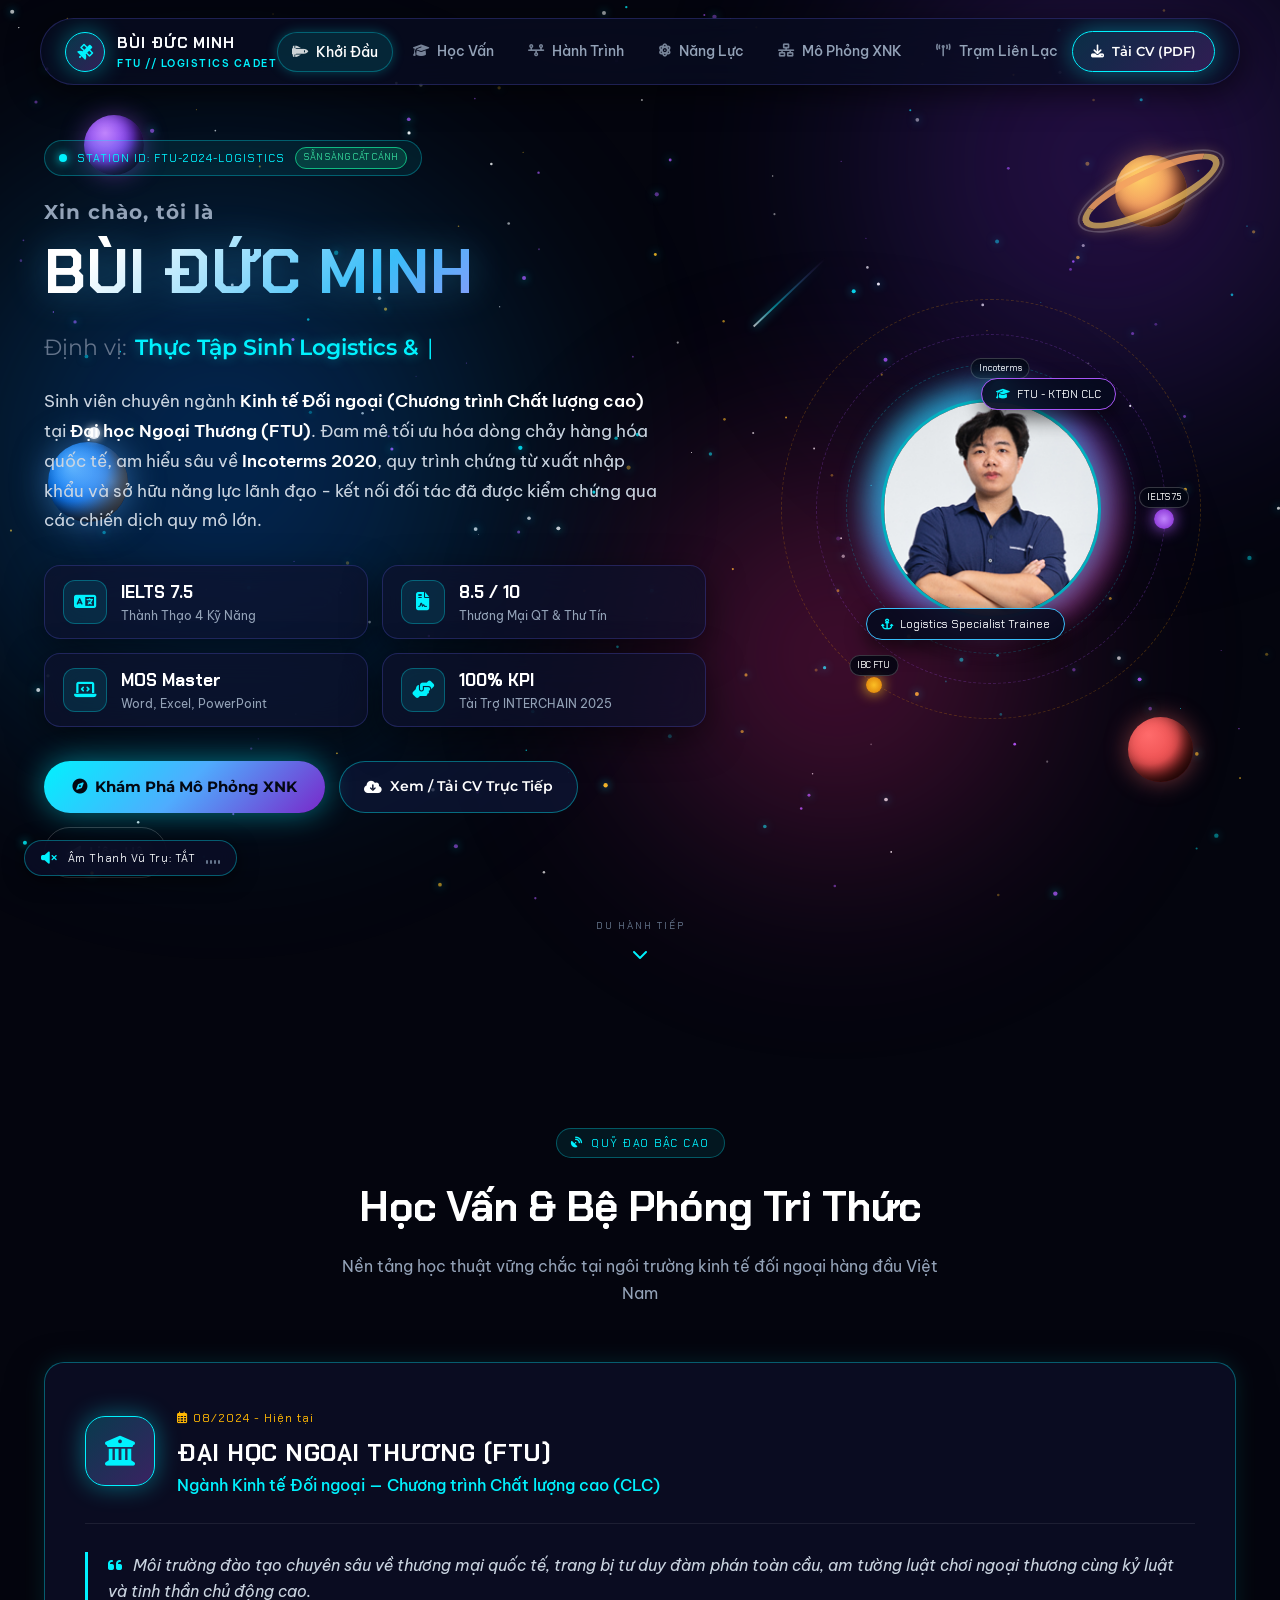
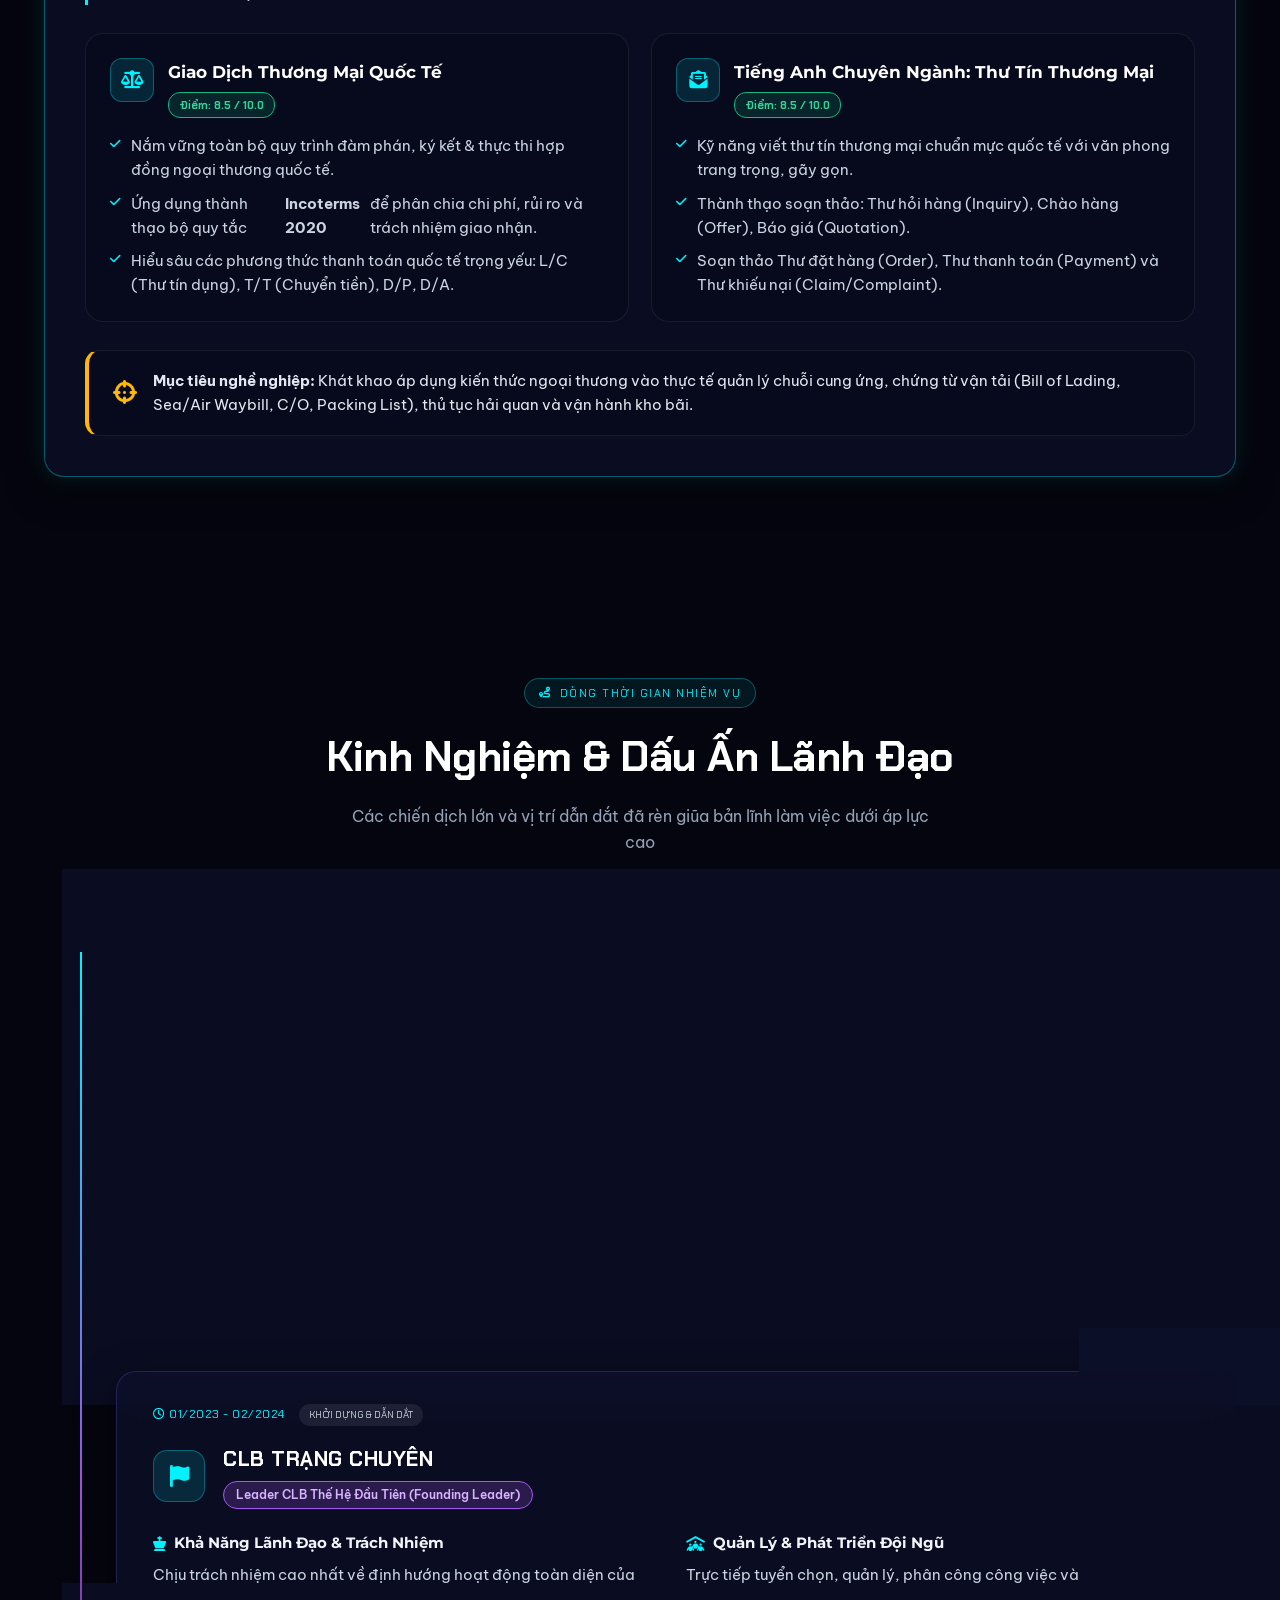
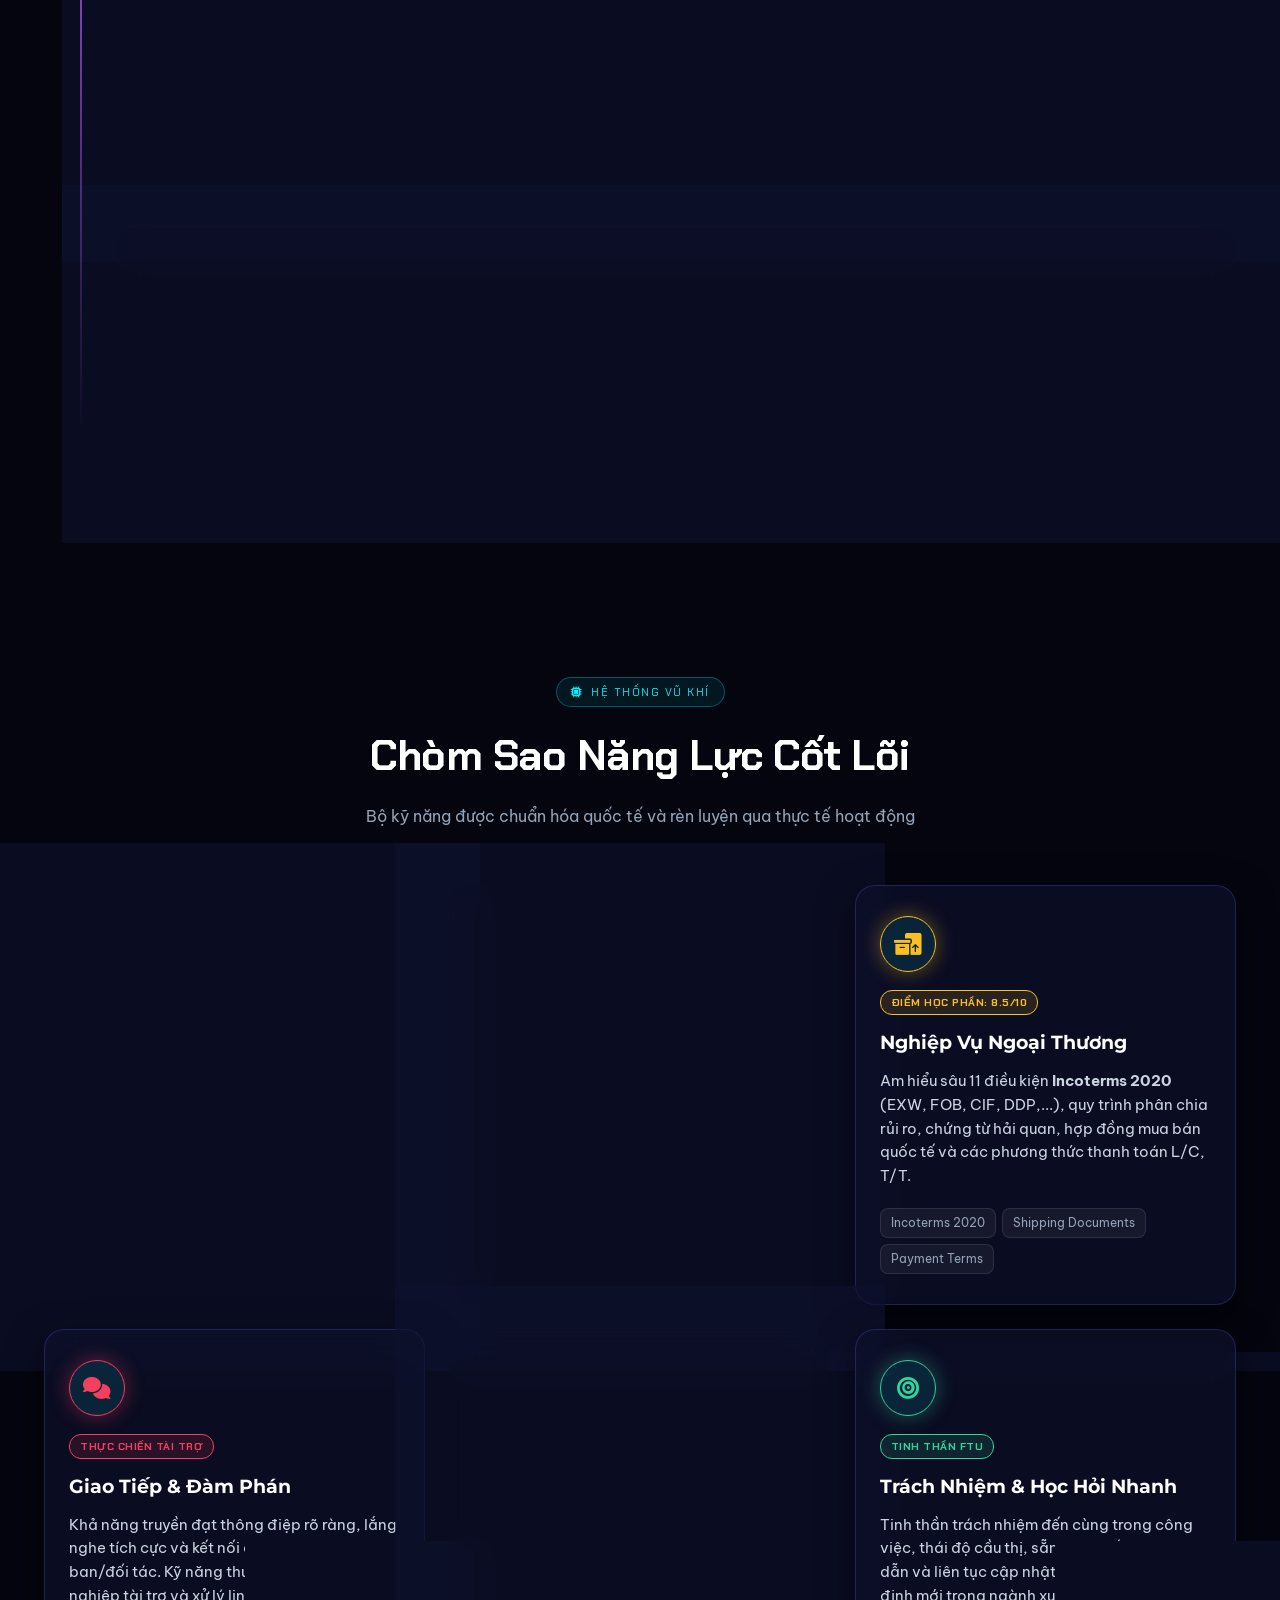
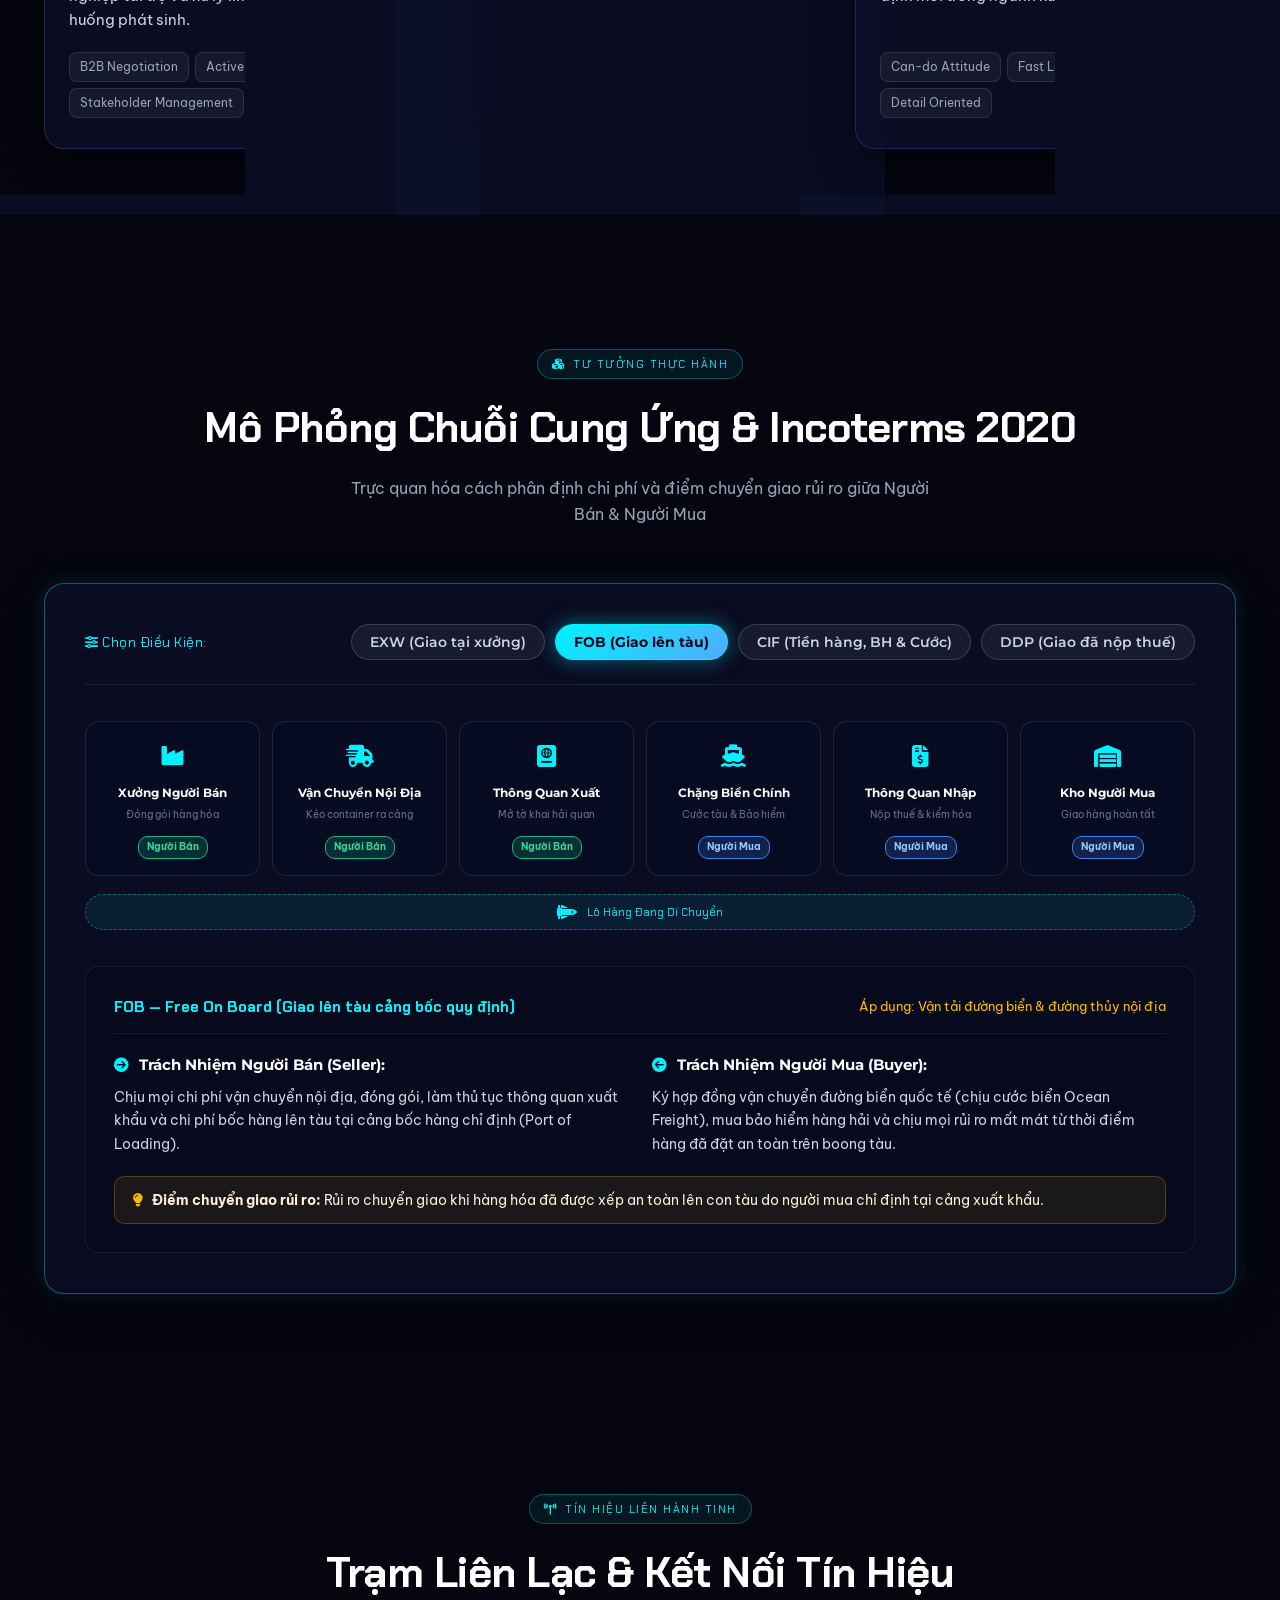
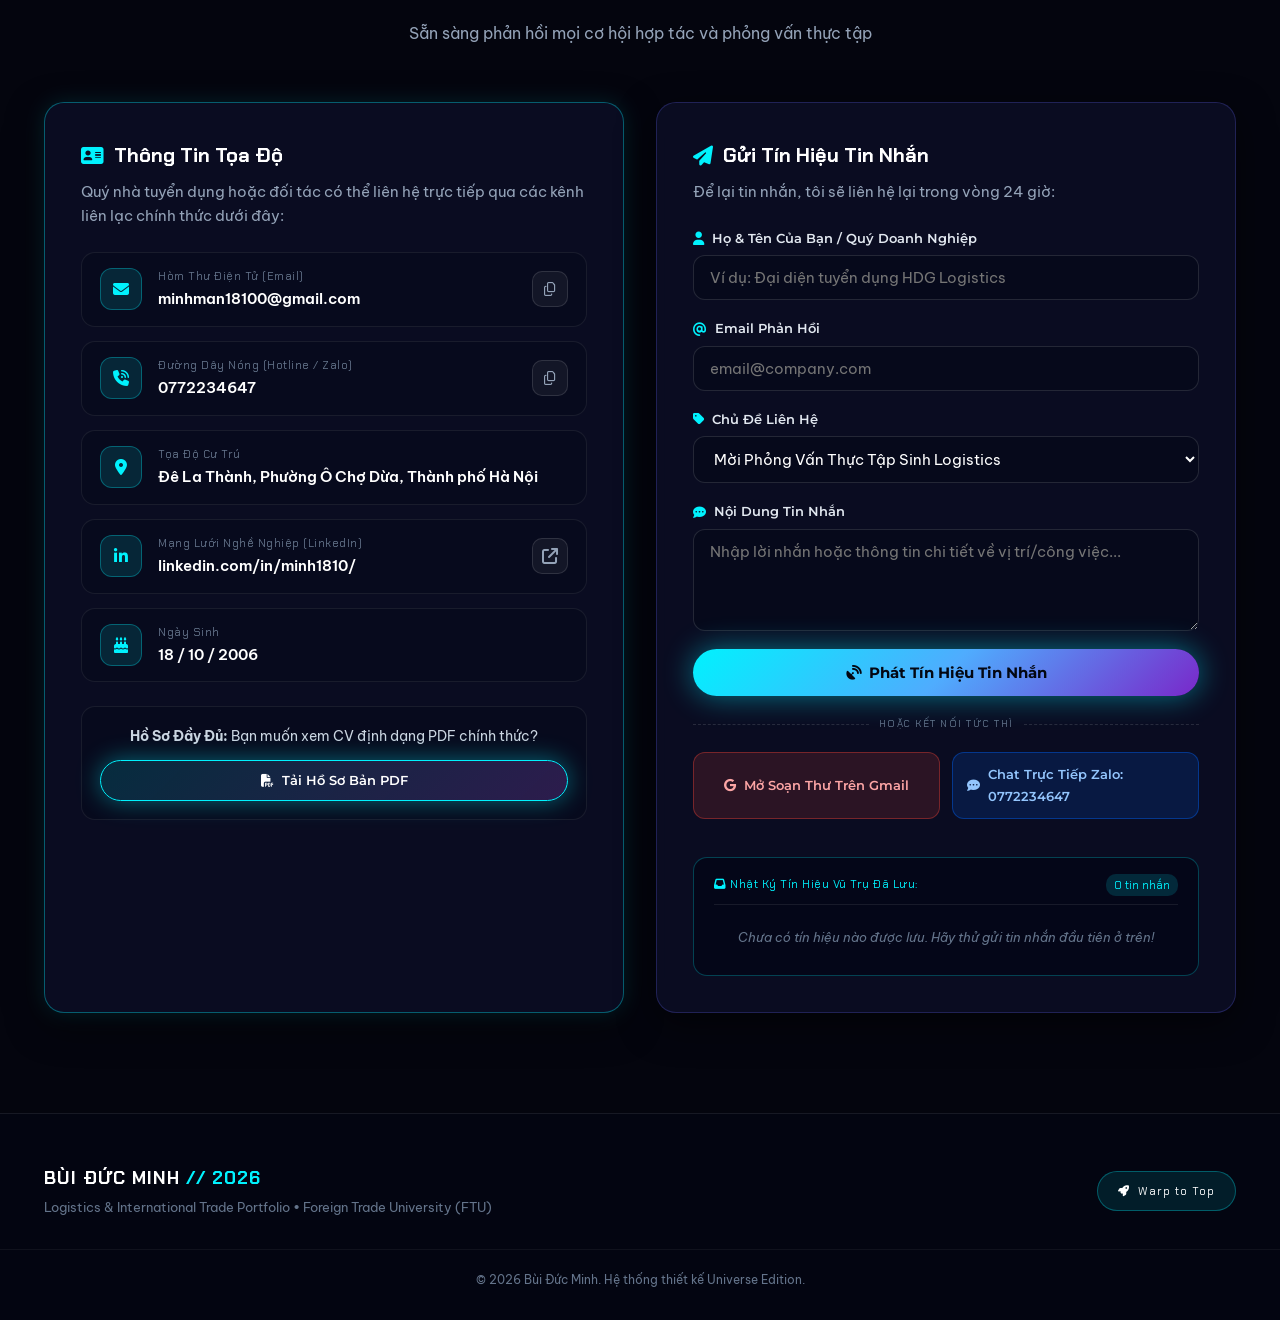
<file: universe-portfolio/index.html>
<!DOCTYPE html>
<html lang="vi">

<head>
  <meta charset="UTF-8" />
  <meta name="viewport" content="width=device-width, initial-scale=1.0" />
  <title>Bùi Đức Minh | Portfolio Vũ Trụ - Logistics & International Trade</title>
  <meta name="description"
    content="Portfolio cá nhân phong cách Universe của Bùi Đức Minh - Sinh viên Kinh tế Đối ngoại CLC Đại học Ngoại Thương (FTU), Thực tập sinh Logistics, IELTS 7.5." />

  <!-- Google Fonts: Hỗ trợ tiếng Việt 100% với phong cách Vũ Trụ hiện đại (Chakra Petch & Be Vietnam Pro & Montserrat) -->
  <link rel="preconnect" href="https://fonts.googleapis.com" />
  <link rel="preconnect" href="https://fonts.gstatic.com" crossorigin />
  <link
    href="https://fonts.googleapis.com/css2?family=Be+Vietnam+Pro:ital,wght@0,300;0,400;0,500;0,600;0,700;0,800;0,900;1,400;1,600&family=Chakra+Petch:ital,wght@0,400;0,500;0,600;0,700;1,500;1,700&family=Montserrat:wght@400;500;600;700;800;900&display=swap"
    rel="stylesheet" />

  <!-- FontAwesome Icons for crisp space & UI elements -->
  <link rel="stylesheet" href="https://cdnjs.cloudflare.com/ajax/libs/font-awesome/6.5.1/css/all.min.css" />

  <link rel="stylesheet" href="style.css?v=2" />
</head>

<body class="universe-theme">

  <!-- Interactive Cosmic Canvas: Stars, Constellations, Space Dust -->
  <canvas id="cosmic-canvas"></canvas>

  <!-- Ambient Space Dust & Glow Layers -->
  <div class="nebula nebula-1"></div>
  <div class="nebula nebula-2"></div>
  <div class="nebula nebula-3"></div>

  <!-- Cosmic Audio Synthesizer (Space Drone ambient SFX) -->
  <div class="cosmic-audio-hud">
    <button id="audio-toggle-btn" class="hud-pill" title="Bật/Tắt âm thanh không gian Synth Ambient">
      <span class="hud-icon"><i class="fa-solid fa-volume-xmark" id="audio-icon"></i></span>
      <span class="hud-text" id="audio-label">Âm Thanh Vũ Trụ: TẮT</span>
      <span class="hud-freq-bars">
        <i></i><i></i><i></i><i></i>
      </span>
    </button>
  </div>

  <!-- Space Orbit Navigation Bar -->
  <header class="cosmic-nav-wrapper">
    <nav class="cosmic-nav glass-card" id="main-nav">
      <a href="#hero" class="nav-logo">
        <span class="logo-orbit"><i class="fa-solid fa-satellite"></i></span>
        <div class="logo-text">
          <span class="logo-name">BÙI ĐỨC MINH</span>
          <span class="logo-sub">FTU // LOGISTICS CADET</span>
        </div>
      </a>

      <ul class="nav-links" id="nav-menu">
        <li><a href="#hero" class="nav-link active"><i class="fa-solid fa-shuttle-space"></i> <span>Khởi Đầu</span></a>
        </li>
        <li><a href="#education" class="nav-link"><i class="fa-solid fa-graduation-cap"></i> <span>Học Vấn</span></a>
        </li>
        <li><a href="#experience" class="nav-link"><i class="fa-solid fa-timeline"></i> <span>Hành Trình</span></a></li>
        <li><a href="#skills" class="nav-link"><i class="fa-solid fa-atom"></i> <span>Năng Lực</span></a></li>
        <li><a href="#simulator" class="nav-link"><i class="fa-solid fa-network-wired"></i> <span>Mô Phỏng
              XNK</span></a></li>
        <li><a href="#contact" class="nav-link"><i class="fa-solid fa-tower-broadcast"></i> <span>Trạm Liên
              Lạc</span></a></li>
      </ul>

      <div class="nav-actions">
        <a href="assets/Bui_Duc_Minh_CV.pdf" target="_blank" class="btn-cosmic-glow" id="btn-download-cv"
          download="CV_Bui_Duc_Minh_Logistics.pdf">
          <i class="fa-solid fa-download"></i>
          <span>Tải CV (PDF)</span>
        </a>
        <button class="nav-toggle-btn" id="mobile-toggle" aria-label="Toggle Navigation">
          <span></span><span></span><span></span>
        </button>
      </div>
    </nav>
  </header>

  <!-- Interactive Floating Planets in Background Space -->
  <div class="background-solar-system" aria-hidden="true">
    <!-- Planet 1: Saturn with Ring (FTU Orbit) -->
    <div class="celestial-body planet-saturn" data-scroll-speed="0.08" title="Hành tinh FTU">
      <div class="planet-sphere"></div>
      <div class="saturn-ring"></div>
      <div class="celestial-label">🪐 Quỹ Đạo FTU</div>
    </div>

    <!-- Planet 2: Terra Azure (Logistics Ocean & Atmosphere) -->
    <div class="celestial-body planet-terra" data-scroll-speed="-0.06" title="Hành tinh Chuỗi Cung Ứng">
      <div class="planet-sphere">
        <div class="cloud-layer"></div>
      </div>
      <div class="orbit-satellite">
        <div class="mini-moon"></div>
      </div>
      <div class="celestial-label">🌍 Logistics Hub</div>
    </div>

    <!-- Planet 3: Crimson Mars (INTERCHAIN Lead) -->
    <div class="celestial-body planet-mars" data-scroll-speed="0.12" title="Hành tinh INTERCHAIN">
      <div class="planet-sphere"></div>
      <div class="celestial-label">🔴 INTERCHAIN 2025</div>
    </div>

    <!-- Planet 4: Electric Violet Neptune (Global Commerce) -->
    <div class="celestial-body planet-neptune" data-scroll-speed="-0.1" title="Hành tinh Ngoại Thương">
      <div class="planet-sphere"></div>
      <div class="celestial-label">🔮 Ngoại Thương CLC</div>
    </div>
  </div>

  <main>
    <!-- HERO SECTION: Mission Command & Planetary Avatar -->
    <section id="hero" class="hero-section">
      <div class="container hero-container">

        <!-- Left: Cosmic Telemetry & Intro Text -->
        <div class="hero-content">
          <div class="telemetry-badge">
            <span class="live-pulse"></span>
            <span class="badge-code">STATION ID: FTU-2024-LOGISTICS</span>
            <span class="badge-status">SẴN SÀNG CẤT CÁNH</span>
          </div>

          <h1 class="hero-title">
            <span class="title-sub">Xin chào, tôi là</span>
            <span class="title-main neon-text-gradient">BÙI ĐỨC MINH</span>
          </h1>

          <div class="hero-dynamic-role">
            <span class="role-prefix">Định vị:</span>
            <span class="typing-role" id="typing-text">Thực Tập Sinh Logistics & Xuất Nhập Khẩu</span>
            <span class="cursor-blink">|</span>
          </div>

          <p class="hero-description">
            Sinh viên chuyên ngành <strong>Kinh tế Đối ngoại (Chương trình Chất lượng cao)</strong> tại
            <strong>Đại học Ngoại Thương (FTU)</strong>. Đam mê tối ưu hóa dòng chảy hàng hóa quốc tế,
            am hiểu sâu về <strong>Incoterms 2020</strong>, quy trình chứng từ xuất nhập khẩu và sở hữu năng lực
            lãnh đạo - kết nối đối tác đã được kiểm chứng qua các chiến dịch quy mô lớn.
          </p>

          <!-- Core Stat Stellar Badges -->
          <div class="stellar-stats-grid">
            <div class="stat-pill glass-card">
              <div class="stat-icon"><i class="fa-solid fa-language"></i></div>
              <div class="stat-info">
                <span class="stat-number">IELTS 7.5</span>
                <span class="stat-tag">Thành Thạo 4 Kỹ Năng</span>
              </div>
            </div>

            <div class="stat-pill glass-card">
              <div class="stat-icon"><i class="fa-solid fa-file-contract"></i></div>
              <div class="stat-info">
                <span class="stat-number">8.5 / 10</span>
                <span class="stat-tag">Thương Mại QT & Thư Tín</span>
              </div>
            </div>

            <div class="stat-pill glass-card">
              <div class="stat-icon"><i class="fa-solid fa-laptop-code"></i></div>
              <div class="stat-info">
                <span class="stat-number">MOS Master</span>
                <span class="stat-tag">Word, Excel, PowerPoint</span>
              </div>
            </div>

            <div class="stat-pill glass-card">
              <div class="stat-icon"><i class="fa-solid fa-handshake-angle"></i></div>
              <div class="stat-info">
                <span class="stat-number">100% KPI</span>
                <span class="stat-tag">Tài Trợ INTERCHAIN 2025</span>
              </div>
            </div>
          </div>

          <!-- Hero Action Buttons -->
          <div class="hero-cta-group">
            <a href="#simulator" class="btn-primary-warp">
              <span><i class="fa-solid fa-compass"></i> Khám Phá Mô Phỏng XNK</span>
              <div class="btn-warp-aura"></div>
            </a>
            <a href="assets/Bui_Duc_Minh_CV.pdf" target="_blank" class="btn-secondary-space"
              download="CV_Bui_Duc_Minh_Logistics.pdf">
              <i class="fa-solid fa-cloud-arrow-down"></i>
              <span>Xem / Tải CV Trực Tiếp</span>
            </a>
            <a href="#contact" class="btn-outline-starlight">
              <i class="fa-solid fa-paper-plane"></i>
              <span>Liên Hệ</span>
            </a>
          </div>
        </div>

        <!-- Right: Cosmic Portrait with Orbiting Rings & Planets -->
        <div class="hero-visual">
          <div class="avatar-orbit-system" id="hero-orbit-system">

            <!-- Elliptical Orbit Rings -->
            <div class="orbit-ring ring-inner">
              <div class="orbiting-planet mini-planet-1" title="Incoterms 2020">
                <span class="planet-tag">Incoterms</span>
              </div>
            </div>
            <div class="orbit-ring ring-middle">
              <div class="orbiting-planet mini-planet-2" title="IELTS 7.5">
                <span class="planet-tag">IELTS 7.5</span>
              </div>
            </div>
            <div class="orbit-ring ring-outer">
              <div class="orbiting-planet mini-planet-3" title="IBC FTU">
                <span class="planet-tag">IBC FTU</span>
              </div>
            </div>

            <!-- Central Holographic Portrait Container -->
            <div class="avatar-core-wrapper">
              <div class="avatar-glow-halo"></div>
              <div class="avatar-frame">
                <img src="assets/avatar.png" alt="Chân dung Bùi Đức Minh - FTU" class="avatar-img" />
              </div>
              <!-- Floating HUD Data Chip -->
              <div class="avatar-hud-chip top-chip">
                <i class="fa-solid fa-graduation-cap"></i> FTU - KTĐN CLC
              </div>
              <div class="avatar-hud-chip bottom-chip">
                <i class="fa-solid fa-anchor"></i> Logistics Specialist Trainee
              </div>
            </div>

          </div>
        </div>

      </div>

      <!-- Scroll Indicator Wave -->
      <a href="#education" class="scroll-down-hint">
        <span class="scroll-label">DU HÀNH TIẾP</span>
        <div class="scroll-arrow"><i class="fa-solid fa-chevron-down"></i></div>
      </a>
    </section>

    <!-- SECTION 1: HỌC VẤN & BỆ PHÓNG TRI THỨC (Education - FTU Orbit) -->
    <section id="education" class="section-container">
      <div class="section-header text-center">
        <div class="section-tag-hud"><i class="fa-solid fa-satellite-dish"></i> QUỸ ĐẠO BẬC CAO</div>
        <h2 class="section-title">Học Vấn & Bệ Phóng Tri Thức</h2>
        <p class="section-subtitle">Nền tảng học thuật vững chắc tại ngôi trường kinh tế đối ngoại hàng đầu Việt Nam</p>
      </div>

      <div class="education-grid">
        <!-- Main University Card -->
        <div class="edu-card main-edu glass-card glow-border">
          <div class="edu-header">
            <div class="edu-crest">
              <i class="fa-solid fa-building-columns"></i>
            </div>
            <div class="edu-heading">
              <span class="edu-period"><i class="fa-regular fa-calendar-days"></i> 08/2024 - Hiện tại</span>
              <h3 class="edu-school">ĐẠI HỌC NGOẠI THƯƠNG (FTU)</h3>
              <div class="edu-degree">Ngành Kinh tế Đối ngoại — Chương trình Chất lượng cao (CLC)</div>
            </div>
          </div>

          <div class="edu-body">
            <p class="edu-mission-quote">
              <i class="fa-solid fa-quote-left"></i>
              Môi trường đào tạo chuyên sâu về thương mại quốc tế, trang bị tư duy đàm phán toàn cầu,
              am tường luật chơi ngoại thương cùng kỷ luật và tinh thần chủ động cao.
            </p>

            <div class="edu-courses-showcase">
              <div class="course-box glass-inset">
                <div class="course-head">
                  <div class="course-icon"><i class="fa-solid fa-scale-balanced"></i></div>
                  <div class="course-meta">
                    <h4>Giao Dịch Thương Mại Quốc Tế</h4>
                    <span class="score-badge">Điểm: 8.5 / 10.0</span>
                  </div>
                </div>
                <ul class="course-points">
                  <li><i class="fa-solid fa-check"></i> Nắm vững toàn bộ quy trình đàm phán, ký kết & thực thi hợp đồng
                    ngoại thương quốc tế.</li>
                  <li><i class="fa-solid fa-check"></i> Ứng dụng thành thạo bộ quy tắc <strong>Incoterms 2020</strong>
                    để phân chia chi phí, rủi ro và trách nhiệm giao nhận.</li>
                  <li><i class="fa-solid fa-check"></i> Hiểu sâu các phương thức thanh toán quốc tế trọng yếu: L/C (Thư
                    tín dụng), T/T (Chuyển tiền), D/P, D/A.</li>
                </ul>
              </div>

              <div class="course-box glass-inset">
                <div class="course-head">
                  <div class="course-icon"><i class="fa-solid fa-envelope-open-text"></i></div>
                  <div class="course-meta">
                    <h4>Tiếng Anh Chuyên Ngành: Thư Tín Thương Mại</h4>
                    <span class="score-badge">Điểm: 8.5 / 10.0</span>
                  </div>
                </div>
                <ul class="course-points">
                  <li><i class="fa-solid fa-check"></i> Kỹ năng viết thư tín thương mại chuẩn mực quốc tế với văn phong
                    trang trọng, gãy gọn.</li>
                  <li><i class="fa-solid fa-check"></i> Thành thạo soạn thảo: Thư hỏi hàng (Inquiry), Chào hàng (Offer),
                    Báo giá (Quotation).</li>
                  <li><i class="fa-solid fa-check"></i> Soạn thảo Thư đặt hàng (Order), Thư thanh toán (Payment) và Thư
                    khiếu nại (Claim/Complaint).</li>
                </ul>
              </div>
            </div>

            <!-- Logistics Goal Highlight -->
            <div class="target-callout glass-inset">
              <div class="callout-icon"><i class="fa-solid fa-crosshairs"></i></div>
              <div class="callout-content">
                <strong>Mục tiêu nghề nghiệp:</strong> Khát khao áp dụng kiến thức ngoại thương vào thực tế quản lý
                chuỗi cung ứng,
                chứng từ vận tải (Bill of Lading, Sea/Air Waybill, C/O, Packing List), thủ tục hải quan và vận hành kho
                bãi.
              </div>
            </div>
          </div>
        </div>
      </div>
    </section>

    <!-- SECTION 2: HÀNH TRÌNH KHÁM PHÁ & THỰC CHIẾN (Experience - Mission Trajectory) -->
    <section id="experience" class="section-container">
      <div class="section-header text-center">
        <div class="section-tag-hud"><i class="fa-solid fa-route"></i> DÒNG THỜI GIAN NHIỆM VỤ</div>
        <h2 class="section-title">Kinh Nghiệm & Dấu Ấn Lãnh Đạo</h2>
        <p class="section-subtitle">Các chiến dịch lớn và vị trí dẫn dắt đã rèn giũa bản lĩnh làm việc dưới áp lực cao
        </p>
      </div>

      <div class="mission-timeline">

        <!-- Timeline Item 1: INTERCHAIN 2025 - IBC FTU -->
        <div class="timeline-station glass-card glow-border" data-station="1">
          <div class="station-telemetry">
            <span class="station-year"><i class="fa-regular fa-clock"></i> 11/2024 - 06/2025</span>
            <span class="station-status status-active">CHIẾN DỊCH TRỌNG ĐIỂM</span>
          </div>

          <div class="station-header">
            <div class="station-logo-box"><i class="fa-solid fa-globe"></i></div>
            <div class="station-titles">
              <h3 class="station-name">CLB KINH DOANH QUỐC TẾ - IBC FTU</h3>
              <div class="station-role">
                <span class="role-badge">Lead Ban Đối Ngoại</span>
                <span class="campaign-title">Cuộc thi Chuỗi Cung Ứng & Logistics: <strong>INTERCHAIN
                    2025</strong></span>
              </div>
            </div>
          </div>

          <div class="station-details-grid">
            <div class="station-block">
              <h4><i class="fa-solid fa-users-gear"></i> Khả năng Teamwork & Kết Nối</h4>
              <p>Trực tiếp dẫn dắt nhóm Đối ngoại của chiến dịch; phối hợp chặt chẽ với ban Chuyên môn và Ban Truyền
                thông để đồng bộ hóa thông tin, đảm bảo thông điệp tiếp cận doanh nghiệp chuẩn xác, chuyên nghiệp và uy
                tín.</p>
            </div>

            <div class="station-block">
              <h4><i class="fa-solid fa-handshake"></i> Trách Nhiệm & Giải Quyết Vấn Đề</h4>
              <p>Xây dựng kế hoạch tài trợ chi tiết; chủ động nghiên cứu, phân loại và trực tiếp liên hệ, đàm phán với
                các doanh nghiệp theo từng gói tài trợ phù hợp. Quản trị tiến độ và cam kết quyền lợi với các nhà tài
                trợ.</p>
            </div>
          </div>

          <div class="station-achievement glass-inset">
            <div class="achieve-icon"><i class="fa-solid fa-trophy"></i></div>
            <div class="achieve-text">
              <strong>KẾT QUẢ ĐẠT ĐƯỢC:</strong> Hoàn thành 100% chỉ tiêu tài trợ được giao cho sự kiện, góp phần tạo
              nên sự thành công vang dội của INTERCHAIN 2025; được tập thể công nhận về kỹ năng kết nối đối tác, tinh
              thần trách nhiệm đến cùng và sự linh hoạt trong xử lý khủng hoảng.
            </div>
          </div>
        </div>

        <!-- Timeline Item 2: CLB TRẠNG CHUYÊN -->
        <div class="timeline-station glass-card" data-station="2">
          <div class="station-telemetry">
            <span class="station-year"><i class="fa-regular fa-clock"></i> 01/2023 - 02/2024</span>
            <span class="station-status">KHỞI DỰNG & DẪN DẮT</span>
          </div>

          <div class="station-header">
            <div class="station-logo-box"><i class="fa-solid fa-flag"></i></div>
            <div class="station-titles">
              <h3 class="station-name">CLB TRẠNG CHUYÊN</h3>
              <div class="station-role">
                <span class="role-badge">Leader CLB Thế Hệ Đầu Tiên (Founding Leader)</span>
              </div>
            </div>
          </div>

          <div class="station-details-grid">
            <div class="station-block">
              <h4><i class="fa-solid fa-chess-king"></i> Khả Năng Lãnh Đạo & Trách Nhiệm</h4>
              <p>Chịu trách nhiệm cao nhất về định hướng hoạt động toàn diện của CLB; trực tiếp xây dựng
                <strong>Masterplan chi tiết</strong> cho toàn bộ chiến dịch nội dung và chuỗi sự kiện lớn hàng năm, bảo
                đảm chất lượng và tiến độ nghiêm ngặt.
              </p>
            </div>

            <div class="station-block">
              <h4><i class="fa-solid fa-people-roof"></i> Quản Lý & Phát Triển Đội Ngũ</h4>
              <p>Trực tiếp tuyển chọn, quản lý, phân công công việc và duy trì ngọn lửa nhiệt huyết cho toàn bộ thành
                viên. Xây dựng môi trường làm việc cởi mở, kỷ luật và hỗ trợ lẫn nhau.</p>
            </div>
          </div>

          <div class="station-achievement glass-inset">
            <div class="achieve-icon"><i class="fa-solid fa-medal"></i></div>
            <div class="achieve-text">
              <strong>KẾT QUẢ ĐẠT ĐƯỢC:</strong> Tổ chức thành công sự kiện lớn nhất năm của CLB thu hút đông đảo người
              tham gia; xây dựng thành công đội ngũ cốt lõi năng động, nhận được đánh giá rất cao về năng lực quản lý và
              bản lĩnh làm việc dưới áp lực lớn.
            </div>
          </div>
        </div>

        <!-- Timeline Item 3: NEXT TARGET (Hải Đăng Logistics / Global Supply Chain) -->
        <div class="timeline-station glass-card future-station" data-station="3">
          <div class="station-telemetry">
            <span class="station-year"><i class="fa-solid fa-compass"></i> BẾN ĐỖ TIẾP THEO</span>
            <span class="station-status status-target">MỤC TIÊU ỨNG TUYỂN</span>
          </div>

          <div class="station-header">
            <div class="station-logo-box"><i class="fa-solid fa-ship"></i></div>
            <div class="station-titles">
              <h3 class="station-name">HẢI ĐĂNG LOGISTICS (HDG) / CÁC DOANH NGHIỆP VẬN TẢI QUỐC TẾ</h3>
              <div class="station-role">
                <span class="role-badge badge-glow">Thực Tập Sinh Logistics & Chứng Từ XNK</span>
              </div>
            </div>
          </div>

          <div class="station-future-desc">
            <p>
              Sẵn sàng cống hiến sự tỉ mỉ, khả năng tiếng Anh chuẩn <strong>IELTS 7.5</strong> và kỹ năng văn phòng
              <strong>MOS</strong> để hỗ trợ quản lý hồ sơ chứng từ xuất nhập khẩu (B/L, Invoice, C/O), liên hệ hãng tàu
              / đại lý,
              theo dõi tiến độ lô hàng và học hỏi quy trình vận hành thực tế tại doanh nghiệp logistics.
            </p>
          </div>
        </div>

      </div>
    </section>

    <!-- SECTION 3: CHÙM SAO NĂNG LỰC (Skills & Superpowers Constellation) -->
    <section id="skills" class="section-container">
      <div class="section-header text-center">
        <div class="section-tag-hud"><i class="fa-solid fa-microchip"></i> HỆ THỐNG VŨ KHÍ</div>
        <h2 class="section-title">Chòm Sao Năng Lực Cốt Lõi</h2>
        <p class="section-subtitle">Bộ kỹ năng được chuẩn hóa quốc tế và rèn luyện qua thực tế hoạt động</p>
      </div>

      <div class="skills-constellation-grid">

        <!-- Skill 1: Ngoại Ngữ IELTS 7.5 -->
        <div class="skill-sphere-card glass-card">
          <div class="sphere-icon-ring">
            <i class="fa-solid fa-earth-americas"></i>
          </div>
          <div class="skill-level-badge">IELTS 7.5 OVERALL</div>
          <h3 class="skill-title">Ngoại Ngữ & Giao Thương</h3>
          <p class="skill-desc">
            Thành thạo cả 4 kỹ năng (Nghe - Nói - Đọc - Viết). Tự tin đọc hiểu tài liệu chuyên ngành Logistics,
            soạn thảo thư tín thương mại quốc tế và đàm phán trực tiếp với đối tác nước ngoài.
          </p>
          <div class="skill-tags">
            <span>Commercial English</span>
            <span>Business Emails</span>
            <span>Cross-cultural Comms</span>
          </div>
        </div>

        <!-- Skill 2: Tin Học Văn Phòng MOS -->
        <div class="skill-sphere-card glass-card">
          <div class="sphere-icon-ring ring-cyan">
            <i class="fa-solid fa-file-excel"></i>
          </div>
          <div class="skill-level-badge badge-cyan">MOS SPECIALIST</div>
          <h3 class="skill-title">Tin Học Văn Phòng (MOS)</h3>
          <p class="skill-desc">
            Đạt chứng chỉ <strong>Microsoft Office Specialist (MOS)</strong> chính chỉ quốc tế đủ 3 kỹ năng
            (Word, Excel, PowerPoint). Xử lý dữ liệu bảng biểu, tính toán chi phí vận tải, báo cáo và thuyết trình
            chuyên nghiệp.
          </p>
          <div class="skill-tags">
            <span>Microsoft Excel</span>
            <span>Microsoft Word</span>
            <span>PowerPoint Master</span>
          </div>
        </div>

        <!-- Skill 3: Incoterms & Ngoại Thương -->
        <div class="skill-sphere-card glass-card">
          <div class="sphere-icon-ring ring-gold">
            <i class="fa-solid fa-boxes-packing"></i>
          </div>
          <div class="skill-level-badge badge-gold">ĐIỂM HỌC PHẦN: 8.5/10</div>
          <h3 class="skill-title">Nghiệp Vụ Ngoại Thương</h3>
          <p class="skill-desc">
            Am hiểu sâu 11 điều kiện <strong>Incoterms 2020</strong> (EXW, FOB, CIF, DDP,...), quy trình phân chia rủi
            ro,
            chứng từ hải quan, hợp đồng mua bán quốc tế và các phương thức thanh toán L/C, T/T.
          </p>
          <div class="skill-tags">
            <span>Incoterms 2020</span>
            <span>Shipping Documents</span>
            <span>Payment Terms</span>
          </div>
        </div>

        <!-- Skill 4: Đàm Phán & Giao Tiếp -->
        <div class="skill-sphere-card glass-card">
          <div class="sphere-icon-ring ring-pink">
            <i class="fa-solid fa-comments"></i>
          </div>
          <div class="skill-level-badge badge-pink">THỰC CHIẾN TÀI TRỢ</div>
          <h3 class="skill-title">Giao Tiếp & Đàm Phán</h3>
          <p class="skill-desc">
            Khả năng truyền đạt thông điệp rõ ràng, lắng nghe tích cực và kết nối ăn ý với các phòng ban/đối tác.
            Kỹ năng thuyết phục doanh nghiệp tài trợ và xử lý linh hoạt các tình huống phát sinh.
          </p>
          <div class="skill-tags">
            <span>B2B Negotiation</span>
            <span>Active Listening</span>
            <span>Stakeholder Management</span>
          </div>
        </div>

        <!-- Skill 5: Quản Lý Dự Án & Masterplan -->
        <div class="skill-sphere-card glass-card">
          <div class="sphere-icon-ring ring-orange">
            <i class="fa-solid fa-sitemap"></i>
          </div>
          <div class="skill-level-badge badge-orange">FOUNDING LEADER</div>
          <h3 class="skill-title">Lập Kế Hoạch & Lãnh Đạo</h3>
          <p class="skill-desc">
            Năng lực xây dựng Masterplan chiến dịch dài hạn, quản lý tiến độ, điều phối nhân sự,
            duy trì kỷ luật và thúc đẩy tinh thần đồng đội hoàn thành mục tiêu dưới áp lực cao.
          </p>
          <div class="skill-tags">
            <span>Masterplan Design</span>
            <span>Team Leadership</span>
            <span>Crisis Management</span>
          </div>
        </div>

        <!-- Skill 6: Tinh Thần Cầu Tiến & Trách Nhiệm -->
        <div class="skill-sphere-card glass-card">
          <div class="sphere-icon-ring ring-green">
            <i class="fa-solid fa-bullseye"></i>
          </div>
          <div class="skill-level-badge badge-green">TINH THẦN FTU</div>
          <h3 class="skill-title">Trách Nhiệm & Học Hỏi Nhanh</h3>
          <p class="skill-desc">
            Tinh thần trách nhiệm đến cùng trong công việc, thái độ cầu thị, sẵn sàng tiếp thu hướng dẫn
            và liên tục cập nhật các kiến thức, quy định mới trong ngành xuất nhập khẩu.
          </p>
          <div class="skill-tags">
            <span>Can-do Attitude</span>
            <span>Fast Learner</span>
            <span>Detail Oriented</span>
          </div>
        </div>

      </div>
    </section>

    <!-- SECTION 4: TRẠM MÔ PHỎNG DÒNG CHẢY LOGISTICS (Interactive Incoterms Simulator) -->
    <section id="simulator" class="section-container">
      <div class="section-header text-center">
        <div class="section-tag-hud"><i class="fa-solid fa-cubes"></i> TƯ TƯỞNG THỰC HÀNH</div>
        <h2 class="section-title">Mô Phỏng Chuỗi Cung Ứng & Incoterms 2020</h2>
        <p class="section-subtitle">Trực quan hóa cách phân định chi phí và điểm chuyển giao rủi ro giữa Người Bán &
          Người Mua</p>
      </div>

      <div class="simulator-wrapper glass-card glow-border">

        <!-- Incoterm Selector Bar -->
        <div class="sim-selector-bar">
          <span class="selector-label"><i class="fa-solid fa-sliders"></i> Chọn Điều Kiện:</span>
          <div class="term-buttons" id="term-buttons">
            <button class="term-btn active" data-term="EXW">EXW (Giao tại xưởng)</button>
            <button class="term-btn" data-term="FOB">FOB (Giao lên tàu)</button>
            <button class="term-btn" data-term="CIF">CIF (Tiền hàng, BH & Cước)</button>
            <button class="term-btn" data-term="DDP">DDP (Giao đã nộp thuế)</button>
          </div>
        </div>

        <!-- Visual Voyage Stages -->
        <div class="voyage-track-container">
          <div class="voyage-stages">

            <div class="stage-step" id="stage-factory">
              <div class="step-icon"><i class="fa-solid fa-industry"></i></div>
              <div class="step-title">Xưởng Người Bán</div>
              <div class="step-desc">Đóng gói hàng hóa</div>
              <div class="step-party-tag" id="tag-factory">Người Bán</div>
            </div>

            <div class="stage-step" id="stage-origin-port">
              <div class="step-icon"><i class="fa-solid fa-truck-fast"></i></div>
              <div class="step-title">Vận Chuyển Nội Địa</div>
              <div class="step-desc">Kéo container ra cảng</div>
              <div class="step-party-tag" id="tag-origin-port">Người Bán</div>
            </div>

            <div class="stage-step" id="stage-customs-export">
              <div class="step-icon"><i class="fa-solid fa-passport"></i></div>
              <div class="step-title">Thông Quan Xuất</div>
              <div class="step-desc">Mở tờ khai hải quan</div>
              <div class="step-party-tag" id="tag-customs-export">Người Bán</div>
            </div>

            <div class="stage-step" id="stage-sea-transit">
              <div class="step-icon"><i class="fa-solid fa-ship"></i></div>
              <div class="step-title">Chặng Biển Chính</div>
              <div class="step-desc">Cước tàu & Bảo hiểm</div>
              <div class="step-party-tag" id="tag-sea-transit">Người Mua</div>
            </div>

            <div class="stage-step" id="stage-dest-port">
              <div class="step-icon"><i class="fa-solid fa-file-invoice-dollar"></i></div>
              <div class="step-title">Thông Quan Nhập</div>
              <div class="step-desc">Nộp thuế & kiểm hóa</div>
              <div class="step-party-tag" id="tag-dest-port">Người Mua</div>
            </div>

            <div class="stage-step" id="stage-warehouse">
              <div class="step-icon"><i class="fa-solid fa-warehouse"></i></div>
              <div class="step-title">Kho Người Mua</div>
              <div class="step-desc">Giao hàng hoàn tất</div>
              <div class="step-party-tag" id="tag-warehouse">Người Mua</div>
            </div>

          </div>

          <!-- Dynamic Cargo Spaceship Carrier -->
          <div class="cargo-carrier-indicator" id="cargo-ship">
            <i class="fa-solid fa-shuttle-space"></i>
            <span class="carrier-label">Lô Hàng Đang Di Chuyển</span>
          </div>
        </div>

        <!-- Dynamic Rule Description Box -->
        <div class="term-info-panel glass-inset" id="term-info-panel">
          <div class="term-info-head">
            <span class="info-badge" id="info-term-code">FOB - Free on Board (Incoterms 2020)</span>
            <span class="info-mode">Áp dụng: Vận tải đường biển & đường thủy nội địa</span>
          </div>
          <div class="term-info-content">
            <div class="info-column">
              <h5><i class="fa-solid fa-circle-arrow-right"></i> Trách Nhiệm Người Bán (Seller):</h5>
              <p id="seller-duty">Chịu mọi chi phí và rủi ro cho đến khi hàng đã xếp an toàn lên tàu tại cảng bốc hàng
                chỉ định (Port of Loading). Hoàn tất thủ tục thông quan xuất khẩu.</p>
            </div>
            <div class="info-column">
              <h5><i class="fa-solid fa-circle-arrow-left"></i> Trách Nhiệm Người Mua (Buyer):</h5>
              <p id="buyer-duty">Ký hợp đồng thuê tàu chở hàng (chịu cước biển Freight), mua bảo hiểm hàng hải và chịu
                mọi rủi ro mất mát từ thời điểm hàng đã qua lan can/đặt trên tàu.</p>
            </div>
          </div>
          <div class="term-note">
            <i class="fa-solid fa-lightbulb"></i> <strong>Điểm chuyển giao rủi ro:</strong>
            <span id="risk-point">Khi hàng hóa được đặt an toàn trên con tàu do người mua chỉ định tại cảng xuất
              khẩu.</span>
          </div>
        </div>

      </div>
    </section>

    <!-- SECTION 5: TRẠM LIÊN LẠC KHÔNG GIAN (Cosmic Contact Command) -->
    <section id="contact" class="section-container">
      <div class="section-header text-center">
        <div class="section-tag-hud"><i class="fa-solid fa-tower-broadcast"></i> TÍN HIỆU LIÊN HÀNH TINH</div>
        <h2 class="section-title">Trạm Liên Lạc & Kết Nối Tín Hiệu</h2>
        <p class="section-subtitle">Sẵn sàng phản hồi mọi cơ hội hợp tác và phỏng vấn thực tập</p>
      </div>

      <div class="contact-station-grid">

        <!-- Left: Quick Info Station Cards -->
        <div class="contact-info-panel glass-card glow-border">
          <h3 class="panel-title"><i class="fa-solid fa-address-card"></i> Thông Tin Tọa Độ</h3>
          <p class="panel-desc">
            Quý nhà tuyển dụng hoặc đối tác có thể liên hệ trực tiếp qua các kênh liên lạc chính thức dưới đây:
          </p>

          <div class="coord-items">
            <!-- Email -->
            <div class="coord-item glass-inset">
              <div class="coord-icon"><i class="fa-solid fa-envelope"></i></div>
              <div class="coord-meta">
                <span class="coord-label">Hòm Thư Điện Tử (Email)</span>
                <a href="mailto:minhman18100@gmail.com" class="coord-value">minhman18100@gmail.com</a>
              </div>
              <button class="btn-copy-coord" data-copy="minhman18100@gmail.com" title="Sao chép email">
                <i class="fa-regular fa-copy"></i>
              </button>
            </div>

            <!-- Phone -->
            <div class="coord-item glass-inset">
              <div class="coord-icon"><i class="fa-solid fa-phone-volume"></i></div>
              <div class="coord-meta">
                <span class="coord-label">Đường Dây Nóng (Hotline / Zalo)</span>
                <a href="tel:0772234647" class="coord-value">0772234647</a>
              </div>
              <button class="btn-copy-coord" data-copy="0772234647" title="Sao chép số điện thoại">
                <i class="fa-regular fa-copy"></i>
              </button>
            </div>

            <!-- Address -->
            <div class="coord-item glass-inset">
              <div class="coord-icon"><i class="fa-solid fa-location-dot"></i></div>
              <div class="coord-meta">
                <span class="coord-label">Tọa Độ Cư Trú</span>
                <span class="coord-value">Đê La Thành, Phường Ô Chợ Dừa, Thành phố Hà Nội</span>
              </div>
            </div>

            <!-- LinkedIn -->
            <div class="coord-item glass-inset">
              <div class="coord-icon"><i class="fa-brands fa-linkedin-in"></i></div>
              <div class="coord-meta">
                <span class="coord-label">Mạng Lưới Nghề Nghiệp (LinkedIn)</span>
                <a href="https://www.linkedin.com/in/minh1810/" target="_blank" rel="noopener noreferrer"
                  class="coord-value">linkedin.com/in/minh1810/</a>
              </div>
              <a href="https://www.linkedin.com/in/minh1810/" target="_blank" rel="noopener noreferrer"
                class="btn-external-link" title="Mở trang LinkedIn">
                <i class="fa-solid fa-arrow-up-right-from-square"></i>
              </a>
            </div>

            <!-- Birthdate -->
            <div class="coord-item glass-inset">
              <div class="coord-icon"><i class="fa-solid fa-cake-candles"></i></div>
              <div class="coord-meta">
                <span class="coord-label">Ngày Sinh</span>
                <span class="coord-value">18 / 10 / 2006</span>
              </div>
            </div>
          </div>

          <div class="cv-download-box glass-inset">
            <div class="cv-down-text">
              <strong>Hồ Sơ Đầy Đủ:</strong> Bạn muốn xem CV định dạng PDF chính thức?
            </div>
            <a href="assets/Bui_Duc_Minh_CV.pdf" target="_blank" class="btn-cosmic-glow w-100"
              download="CV_Bui_Duc_Minh_Logistics.pdf">
              <i class="fa-solid fa-file-pdf"></i> Tải Hồ Sơ Bản PDF
            </a>
          </div>
        </div>

        <!-- Right: Interactive Transmission Form -->
        <div class="contact-form-panel glass-card">
          <h3 class="panel-title"><i class="fa-solid fa-paper-plane"></i> Gửi Tín Hiệu Tin Nhắn</h3>
          <p class="panel-desc">Để lại tin nhắn, tôi sẽ liên hệ lại trong vòng 24 giờ:</p>

          <form id="cosmic-contact-form" class="space-form">
            <div class="form-group">
              <label for="sender-name"><i class="fa-solid fa-user"></i> Họ & Tên Của Bạn / Quý Doanh Nghiệp</label>
              <input type="text" id="sender-name" placeholder="Ví dụ: Đại diện tuyển dụng HDG Logistics" required />
            </div>

            <div class="form-group">
              <label for="sender-email"><i class="fa-solid fa-at"></i> Email Phản Hồi</label>
              <input type="email" id="sender-email" placeholder="email@company.com" required />
            </div>

            <div class="form-group">
              <label for="sender-subject"><i class="fa-solid fa-tag"></i> Chủ Đề Liên Hệ</label>
              <select id="sender-subject">
                <option value="interview">Mời Phỏng Vấn Thực Tập Sinh Logistics</option>
                <option value="freelance">Cơ Hội Hợp Tác Dự Án Ngoại Thương</option>
                <option value="networking">Giao Lưu Học Hỏi & Kết Nối</option>
                <option value="other">Chủ Đề Khác</option>
              </select>
            </div>

            <div class="form-group">
              <label for="sender-message"><i class="fa-solid fa-comment-dots"></i> Nội Dung Tin Nhắn</label>
              <textarea id="sender-message" rows="4"
                placeholder="Nhập lời nhắn hoặc thông tin chi tiết về vị trí/công việc..." required></textarea>
            </div>

            <div class="form-actions-stack">
              <button type="submit" class="btn-primary-warp w-100" id="btn-submit-transmission">
                <span><i class="fa-solid fa-satellite-dish"></i> Phát Tín Hiệu Tin Nhắn</span>
                <div class="btn-warp-aura"></div>
              </button>

              <div class="quick-contact-divider">
                <span>HOẶC KẾT NỐI TỨC THÌ</span>
              </div>

              <div class="quick-action-btns">
                <a href="https://mail.google.com/mail/?view=cm&fs=1&to=minhman18100@gmail.com&su=[Lien_He_Portfolio]%20Co_hoi_hop_tac"
                  target="_blank" class="btn-quick-contact btn-gmail" id="btn-open-gmail">
                  <i class="fa-brands fa-google"></i> Mở Soạn Thư Trên Gmail
                </a>
                <a href="https://zalo.me/0772234647" target="_blank" class="btn-quick-contact btn-zalo"
                  id="btn-open-zalo">
                  <i class="fa-solid fa-comment-dots"></i> Chat Trực Tiếp Zalo: 0772234647
                </a>
              </div>
            </div>

            <!-- Feedback Notification Box -->
            <div class="transmission-status" id="transmission-status"></div>

            <!-- Live Received Messages Panel (Nhật ký tín hiệu vũ trụ) -->
            <div class="received-inbox-panel glass-inset" id="received-inbox-panel">
              <div class="inbox-head">
                <span class="inbox-title"><i class="fa-solid fa-inbox"></i> Nhật Ký Tín Hiệu Vũ Trụ Đã Lưu:</span>
                <span class="inbox-count" id="inbox-count">0 tin nhắn</span>
              </div>
              <div class="inbox-list" id="inbox-list">
                <div class="inbox-empty">Chưa có tín hiệu nào được lưu. Hãy thử gửi tin nhắn đầu tiên ở trên!</div>
              </div>
            </div>
          </form>
        </div>

      </div>
    </section>
  </main>

  <!-- Cosmic Footer -->
  <footer class="cosmic-footer">
    <div class="container footer-content">
      <div class="footer-left">
        <div class="footer-logo">BÙI ĐỨC MINH <span>// 2026</span></div>
        <p>Logistics & International Trade Portfolio • Foreign Trade University (FTU)</p>
      </div>

      <div class="footer-right">
        <a href="#hero" class="warp-to-top" id="btn-warp-top" title="Quay lại đầu trang">
          <i class="fa-solid fa-rocket"></i>
          <span>Warp to Top</span>
        </a>
      </div>
    </div>
    <div class="footer-bottom-bar text-center">
      © 2026 Bùi Đức Minh. Hệ thống thiết kế Universe Edition.
    </div>
  </footer>

  <!-- Notification Toast Modal -->
  <div class="cosmic-toast" id="cosmic-toast">
    <div class="toast-icon"><i class="fa-solid fa-circle-check"></i></div>
    <div class="toast-message" id="toast-text">Đã sao chép vào bộ nhớ tạm!</div>
  </div>

  <script src="script.js?v=2"></script>
</body>

</html>
</file>
<file: style.css>
/* =====================================================================
   UNIVERSE PORTFOLIO DESIGN SYSTEM - BÙI ĐỨC MINH (FTU)
   Theme: Deep Universe / Cosmic Glassmorphism / Orbiting Planets
   ===================================================================== */

:root {
  /* Cosmic Color Palette */
  --space-bg-darkest: #04050e;
  --space-bg-deep: #080a1c;
  --space-bg-nebula: #110e2b;
  --space-card-bg: rgba(14, 18, 45, 0.65);
  --space-card-border: rgba(99, 102, 241, 0.25);
  --space-inset-bg: rgba(7, 10, 28, 0.6);

  /* Cosmic Neon Lights */
  --neon-cyan: #00f2fe;
  --neon-blue: #4facfe;
  --neon-purple: #9d4edd;
  --neon-pink: #f72585;
  --neon-gold: #ffb703;
  --neon-green: #10b981;
  --starlight-white: #f8fafc;
  --text-muted: #94a3b8;
  --text-dim: #64748b;

  /* Typography: Chuẩn tiếng Việt 100%, sắc nét và mang phong cách Sci-Fi Vũ Trụ */
  --font-heading: 'Chakra Petch', 'Montserrat', -apple-system, BlinkMacSystemFont, 'Segoe UI', Roboto, sans-serif;
  --font-sub: 'Montserrat', 'Be Vietnam Pro', -apple-system, BlinkMacSystemFont, 'Segoe UI', Roboto, sans-serif;
  --font-body: 'Be Vietnam Pro', -apple-system, BlinkMacSystemFont, 'Segoe UI', Roboto, sans-serif;

  /* Transitions & Shadows */
  --glow-cyan: 0 0 25px rgba(0, 242, 254, 0.4);
  --glow-purple: 0 0 30px rgba(157, 78, 221, 0.4);
  --glow-card: 0 12px 36px 0 rgba(0, 0, 0, 0.5);
  --transition-smooth: all 0.35s cubic-bezier(0.16, 1, 0.3, 1);
}

/* Base Reset & Smooth Scrolling */
*,
*::before,
*::after {
  box-sizing: border-box;
  margin: 0;
  padding: 0;
}

html {
  scroll-behavior: smooth;
  scroll-padding-top: 100px;
}

body.universe-theme {
  background-color: var(--space-bg-darkest);
  color: var(--starlight-white);
  font-family: var(--font-body);
  font-size: 16px;
  line-height: 1.65;
  overflow-x: hidden;
  position: relative;
  min-height: 100vh;
  selection-background-color: var(--neon-cyan);
  selection-color: #000;
}

/* Custom Cosmic Scrollbar */
::-webkit-scrollbar {
  width: 8px;
}

::-webkit-scrollbar-track {
  background: var(--space-bg-darkest);
}

::-webkit-scrollbar-thumb {
  background: linear-gradient(180deg, var(--neon-cyan), var(--neon-purple));
  border-radius: 4px;
}

::-webkit-scrollbar-thumb:hover {
  background: var(--neon-cyan);
  box-shadow: 0 0 10px var(--neon-cyan);
}

/* =====================================================================
   BACKGROUND CANVAS & COSMIC NEBULAE
   ===================================================================== */
#cosmic-canvas {
  position: fixed;
  top: 0;
  left: 0;
  width: 100vw;
  height: 100vh;
  z-index: 0;
  pointer-events: none;
}

/* Luminous Nebulae */
.nebula {
  position: fixed;
  border-radius: 50%;
  filter: blur(100px);
  opacity: 0.38;
  pointer-events: none;
  z-index: 1;
  animation: nebula-breathe 14s ease-in-out infinite alternate;
}

.nebula-1 {
  top: -15%;
  right: -10%;
  width: 600px;
  height: 600px;
  background: radial-gradient(circle, #7928ca 0%, rgba(79, 70, 229, 0.2) 70%, transparent 100%);
}

.nebula-2 {
  bottom: 10%;
  left: -10%;
  width: 700px;
  height: 700px;
  background: radial-gradient(circle, #0070f3 0%, rgba(0, 242, 254, 0.15) 70%, transparent 100%);
  animation-duration: 18s;
}

.nebula-3 {
  top: 45%;
  right: 15%;
  width: 500px;
  height: 500px;
  background: radial-gradient(circle, #f72585 0%, rgba(157, 78, 221, 0.12) 75%, transparent 100%);
  animation-duration: 22s;
}

@keyframes nebula-breathe {
  0% {
    transform: scale(1) translate(0, 0);
    opacity: 0.3;
  }

  50% {
    transform: scale(1.15) translate(30px, -20px);
    opacity: 0.45;
  }

  100% {
    transform: scale(0.95) translate(-20px, 30px);
    opacity: 0.35;
  }
}

/* Containers */
.container {
  max-width: 1240px;
  margin: 0 auto;
  padding: 0 24px;
  position: relative;
  z-index: 5;
}

/* =====================================================================
   GLASSMORPHISM & GLOW CARD STYLES
   ===================================================================== */
.glass-card {
  background: var(--space-card-bg);
  backdrop-filter: blur(18px);
  -webkit-backdrop-filter: blur(18px);
  border: 1px solid var(--space-card-border);
  border-radius: 20px;
  box-shadow: var(--glow-card);
  transition: var(--transition-smooth);
  position: relative;
  overflow: hidden;
}

.glass-card::before {
  content: '';
  position: absolute;
  top: 0;
  left: -100%;
  width: 100%;
  height: 100%;
  background: linear-gradient(90deg, transparent, rgba(255, 255, 255, 0.04), transparent);
  transition: 0.75s ease;
  pointer-events: none;
}

.glass-card:hover::before {
  left: 100%;
}

.glass-card:hover {
  border-color: rgba(0, 242, 254, 0.5);
  box-shadow: 0 16px 45px rgba(0, 242, 254, 0.15);
  transform: translateY(-4px);
}

.glass-inset {
  background: var(--space-inset-bg);
  border: 1px solid rgba(255, 255, 255, 0.07);
  border-radius: 14px;
}

.glow-border {
  border-color: rgba(0, 242, 254, 0.35);
  box-shadow: 0 0 20px rgba(0, 242, 254, 0.12), var(--glow-card);
}

/* =====================================================================
   BACKGROUND FLOATING CELESTIAL BODIES (EFFECT HÀNH TINH)
   ===================================================================== */
.background-solar-system {
  position: fixed;
  top: 0;
  left: 0;
  width: 100vw;
  height: 100vh;
  pointer-events: none;
  z-index: 2;
  overflow: hidden;
}

.celestial-body {
  position: absolute;
  pointer-events: auto;
  cursor: pointer;
  transition: transform 0.3s ease-out;
}

.celestial-body:hover .celestial-label {
  opacity: 1;
  transform: translateY(-8px);
}

.celestial-label {
  position: absolute;
  bottom: -32px;
  left: 50%;
  transform: translateX(-50%);
  background: rgba(4, 7, 26, 0.85);
  backdrop-filter: blur(8px);
  border: 1px solid var(--neon-cyan);
  padding: 4px 12px;
  border-radius: 20px;
  font-family: var(--font-heading);
  font-size: 11px;
  letter-spacing: 0.5px;
  color: var(--neon-cyan);
  white-space: nowrap;
  opacity: 0;
  transition: var(--transition-smooth);
  box-shadow: 0 0 15px rgba(0, 242, 254, 0.4);
}

/* Planet 1: Saturn (Top Right) */
.planet-saturn {
  top: 14%;
  right: 5%;
  width: 130px;
  height: 130px;
  animation: float-planet 18s ease-in-out infinite alternate;
}

.planet-saturn .planet-sphere {
  width: 72px;
  height: 72px;
  border-radius: 50%;
  margin: 29px auto;
  background: radial-gradient(circle at 35% 30%, #ffd166 0%, #f4a261 40%, #e76f51 70%, #2b0c1e 100%);
  box-shadow: inset -8px -8px 16px rgba(0, 0, 0, 0.75), 0 0 25px rgba(244, 162, 97, 0.4);
  position: relative;
  z-index: 2;
}

.planet-saturn .saturn-ring {
  position: absolute;
  top: 50%;
  left: 50%;
  width: 150px;
  height: 44px;
  border-radius: 50%;
  border: 7px solid rgba(255, 209, 102, 0.65);
  border-top-color: rgba(244, 162, 97, 0.85);
  box-shadow: 0 0 15px rgba(255, 209, 102, 0.35);
  transform: translate(-50%, -50%) rotate(-25deg);
  z-index: 3;
  pointer-events: none;
}

.planet-saturn .saturn-ring::after {
  content: '';
  position: absolute;
  top: -12px;
  left: -12px;
  right: -12px;
  bottom: -12px;
  border-radius: 50%;
  border: 2px solid rgba(255, 255, 255, 0.2);
}

/* Planet 2: Terra Azure (Left Center) */
.planet-terra {
  top: 48%;
  left: 3%;
  width: 100px;
  height: 100px;
  animation: float-planet 22s ease-in-out infinite alternate-reverse;
}

.planet-terra .planet-sphere {
  width: 80px;
  height: 80px;
  border-radius: 50%;
  margin: 10px auto;
  background: radial-gradient(circle at 30% 30%, #4facfe 0%, #0070f3 45%, #0d1b3e 85%, #050b18 100%);
  box-shadow: inset -10px -10px 20px rgba(0, 0, 0, 0.85), 0 0 35px rgba(79, 172, 254, 0.5);
  position: relative;
  overflow: hidden;
}

.planet-terra .cloud-layer {
  position: absolute;
  width: 200%;
  height: 100%;
  background: radial-gradient(circle at 40% 50%, rgba(255, 255, 255, 0.3) 0%, transparent 60%);
  animation: spin-clouds 24s linear infinite;
}

.planet-terra .orbit-satellite {
  position: absolute;
  top: 50%;
  left: 50%;
  width: 110px;
  height: 110px;
  margin-top: -55px;
  margin-left: -55px;
  border-radius: 50%;
  animation: orbit-satellite-spin 10s linear infinite;
}

.planet-terra .mini-moon {
  position: absolute;
  top: 0;
  left: 50%;
  width: 12px;
  height: 12px;
  border-radius: 50%;
  background: #e2e8f0;
  box-shadow: 0 0 8px #fff;
}

/* Planet 3: Crimson Mars (Bottom Right) */
.planet-mars {
  bottom: 12%;
  right: 6%;
  width: 85px;
  height: 85px;
  animation: float-planet 16s ease-in-out infinite alternate;
}

.planet-mars .planet-sphere {
  width: 65px;
  height: 65px;
  border-radius: 50%;
  margin: 10px auto;
  background: radial-gradient(circle at 32% 28%, #ff6b6b 0%, #ee5253 45%, #841818 80%, #300505 100%);
  box-shadow: inset -8px -8px 16px rgba(0, 0, 0, 0.8), 0 0 25px rgba(255, 107, 107, 0.45);
}

/* Planet 4: Electric Violet Neptune (Top Left) */
.planet-neptune {
  top: 12%;
  left: 6%;
  width: 75px;
  height: 75px;
  animation: float-planet 20s ease-in-out infinite alternate-reverse;
}

.planet-neptune .planet-sphere {
  width: 60px;
  height: 60px;
  border-radius: 50%;
  margin: 7px auto;
  background: radial-gradient(circle at 35% 30%, #c084fc 0%, #7c3aed 50%, #2e1065 85%, #0f0524 100%);
  box-shadow: inset -8px -8px 15px rgba(0, 0, 0, 0.8), 0 0 25px rgba(168, 85, 247, 0.4);
}

@keyframes float-planet {
  0% {
    transform: translateY(0px) rotate(0deg);
  }

  100% {
    transform: translateY(-24px) rotate(6deg);
  }
}

@keyframes orbit-satellite-spin {
  from {
    transform: rotate(0deg);
  }

  to {
    transform: rotate(360deg);
  }
}

@keyframes spin-clouds {
  from {
    transform: translateX(0);
  }

  to {
    transform: translateX(-50%);
  }
}

/* =====================================================================
   AUDIO HUD PILL
   ===================================================================== */
.cosmic-audio-hud {
  position: fixed;
  bottom: 24px;
  left: 24px;
  z-index: 100;
}

.hud-pill {
  display: flex;
  align-items: center;
  gap: 10px;
  padding: 8px 16px;
  background: rgba(10, 14, 38, 0.85);
  backdrop-filter: blur(12px);
  border: 1px solid rgba(0, 242, 254, 0.35);
  border-radius: 30px;
  color: var(--starlight-white);
  font-family: var(--font-heading);
  font-size: 11px;
  letter-spacing: 0.6px;
  cursor: pointer;
  transition: var(--transition-smooth);
  box-shadow: 0 4px 20px rgba(0, 0, 0, 0.6);
}

.hud-pill:hover {
  border-color: var(--neon-cyan);
  box-shadow: 0 0 16px rgba(0, 242, 254, 0.4);
  transform: translateY(-2px);
}

.hud-icon {
  color: var(--neon-cyan);
  font-size: 14px;
}

.hud-freq-bars {
  display: flex;
  align-items: flex-end;
  gap: 2px;
  height: 12px;
}

.hud-freq-bars i {
  display: inline-block;
  width: 2px;
  height: 4px;
  background: var(--text-dim);
  border-radius: 1px;
  transition: 0.2s;
}

.hud-pill.playing {
  background: rgba(0, 242, 254, 0.18);
  border-color: var(--neon-cyan);
  box-shadow: 0 0 20px rgba(0, 242, 254, 0.5), inset 0 0 10px rgba(0, 242, 254, 0.2);
}

.hud-pill.playing .hud-icon {
  color: #fff;
  animation: pulse-ring 2s infinite;
}

.hud-pill.playing .hud-freq-bars i {
  background: var(--neon-cyan);
  animation: audio-bar-dance 0.8s ease-in-out infinite alternate;
}

.hud-pill.playing .hud-freq-bars i:nth-child(2) {
  animation-delay: 0.15s;
}

.hud-pill.playing .hud-freq-bars i:nth-child(3) {
  animation-delay: 0.3s;
}

.hud-pill.playing .hud-freq-bars i:nth-child(4) {
  animation-delay: 0.45s;
}

@keyframes audio-bar-dance {
  0% {
    height: 3px;
  }

  100% {
    height: 12px;
  }
}

/* =====================================================================
   HEADER & NAVIGATION BAR
   ===================================================================== */
.cosmic-nav-wrapper {
  position: fixed;
  top: 18px;
  left: 0;
  width: 100%;
  z-index: 90;
  padding: 0 24px;
}

.cosmic-nav {
  max-width: 1200px;
  margin: 0 auto;
  padding: 12px 24px;
  display: flex;
  align-items: center;
  justify-content: space-between;
  border-radius: 50px;
  background: rgba(8, 12, 34, 0.75);
  border: 1px solid rgba(99, 102, 241, 0.25);
  box-shadow: 0 8px 32px rgba(0, 0, 0, 0.6);
}

.nav-logo {
  display: flex;
  align-items: center;
  gap: 12px;
  text-decoration: none;
  color: var(--starlight-white);
}

.logo-orbit {
  width: 40px;
  height: 40px;
  border-radius: 50%;
  background: linear-gradient(135deg, rgba(0, 242, 254, 0.2), rgba(157, 78, 221, 0.3));
  border: 1px solid var(--neon-cyan);
  display: flex;
  align-items: center;
  justify-content: center;
  color: var(--neon-cyan);
  box-shadow: var(--glow-cyan);
  animation: pulse-ring 3s infinite;
}

.logo-name {
  display: block;
  font-family: var(--font-heading);
  font-weight: 700;
  font-size: 15px;
  letter-spacing: 1px;
}

.logo-sub {
  display: block;
  font-size: 10px;
  color: var(--neon-cyan);
  letter-spacing: 1.5px;
  font-weight: 600;
}

.nav-links {
  display: flex;
  list-style: none;
  gap: 6px;
}

.nav-link {
  display: flex;
  align-items: center;
  gap: 8px;
  text-decoration: none;
  color: var(--text-muted);
  font-size: 13.5px;
  font-weight: 500;
  padding: 8px 14px;
  border-radius: 20px;
  transition: var(--transition-smooth);
}

.nav-link i {
  font-size: 13px;
  opacity: 0.8;
}

.nav-link:hover,
.nav-link.active {
  color: #fff;
  background: rgba(0, 242, 254, 0.12);
  border: 1px solid rgba(0, 242, 254, 0.3);
  box-shadow: 0 0 12px rgba(0, 242, 254, 0.25);
}

.nav-actions {
  display: flex;
  align-items: center;
  gap: 12px;
}

.btn-cosmic-glow {
  display: inline-flex;
  align-items: center;
  gap: 8px;
  padding: 9px 18px;
  background: linear-gradient(135deg, rgba(0, 242, 254, 0.15), rgba(157, 78, 221, 0.25));
  border: 1px solid var(--neon-cyan);
  border-radius: 30px;
  color: #fff;
  font-family: var(--font-sub);
  font-size: 13px;
  font-weight: 600;
  text-decoration: none;
  box-shadow: var(--glow-cyan);
  transition: var(--transition-smooth);
  cursor: pointer;
}

.btn-cosmic-glow:hover {
  background: linear-gradient(135deg, var(--neon-cyan), var(--neon-purple));
  color: #000;
  box-shadow: 0 0 25px var(--neon-cyan);
  transform: scale(1.04);
}

.nav-toggle-btn {
  display: none;
  background: none;
  border: none;
  cursor: pointer;
  padding: 6px;
  flex-direction: column;
  gap: 5px;
}

.nav-toggle-btn span {
  width: 22px;
  height: 2px;
  background: #fff;
  border-radius: 2px;
  transition: 0.3s;
}

/* =====================================================================
   HERO SECTION: MISSION COMMAND & AVATAR
   ===================================================================== */
.hero-section {
  min-height: 100vh;
  padding-top: 140px;
  padding-bottom: 60px;
  display: flex;
  flex-direction: column;
  justify-content: center;
  position: relative;
  z-index: 5;
}

.hero-container {
  display: grid;
  grid-template-columns: 1.15fr 0.85fr;
  align-items: center;
  gap: 40px;
}

/* Telemetry Badge */
.telemetry-badge {
  display: inline-flex;
  align-items: center;
  gap: 10px;
  padding: 6px 14px;
  background: rgba(0, 242, 254, 0.08);
  border: 1px solid rgba(0, 242, 254, 0.3);
  border-radius: 20px;
  font-family: var(--font-heading);
  font-size: 11px;
  margin-bottom: 20px;
}

.live-pulse {
  width: 8px;
  height: 8px;
  border-radius: 50%;
  background: var(--neon-cyan);
  box-shadow: 0 0 10px var(--neon-cyan);
  animation: pulse-ring 1.8s infinite;
}

.badge-code {
  color: var(--neon-cyan);
  letter-spacing: 1px;
}

.badge-status {
  background: rgba(16, 185, 129, 0.2);
  color: #34d399;
  border: 1px solid #10b981;
  padding: 2px 8px;
  border-radius: 12px;
  font-size: 9.5px;
}

/* Hero Typography */
.hero-title .title-sub {
  display: block;
  font-family: var(--font-sub);
  font-size: 20px;
  color: var(--text-muted);
  letter-spacing: 1px;
  margin-bottom: 4px;
}

.hero-title .title-main {
  display: block;
  font-family: var(--font-heading);
  font-size: clamp(38px, 5.5vw, 62px);
  font-weight: 800;
  line-height: 1.25;
  letter-spacing: 0.5px;
  padding-bottom: 6px;
}

.neon-text-gradient {
  background: linear-gradient(135deg, #ffffff 10%, #38bdf8 50%, #c084fc 80%, #f43f5e 100%);
  -webkit-background-clip: text;
  -webkit-text-fill-color: transparent;
  filter: drop-shadow(0 0 18px rgba(56, 189, 248, 0.35));
}

.hero-dynamic-role {
  display: flex;
  align-items: center;
  gap: 8px;
  font-family: var(--font-sub);
  font-size: clamp(16px, 2.2vw, 22px);
  margin-top: 14px;
  margin-bottom: 20px;
  color: var(--starlight-white);
}

.role-prefix {
  color: var(--text-dim);
}

.typing-role {
  color: var(--neon-cyan);
  font-weight: 600;
  text-shadow: 0 0 12px rgba(0, 242, 254, 0.4);
}

.cursor-blink {
  color: var(--neon-cyan);
  animation: blink 0.9s infinite;
}

.hero-description {
  font-size: 16.5px;
  color: #cbd5e1;
  margin-bottom: 30px;
  line-height: 1.8;
  max-width: 620px;
}

.hero-description strong {
  color: #fff;
  font-weight: 600;
}

/* Stellar Stats Grid */
.stellar-stats-grid {
  display: grid;
  grid-template-columns: repeat(2, 1fr);
  gap: 14px;
  margin-bottom: 34px;
}

.stat-pill {
  display: flex;
  align-items: center;
  gap: 14px;
  padding: 12px 18px;
  border-radius: 16px;
}

.stat-pill .stat-icon {
  width: 44px;
  height: 44px;
  border-radius: 12px;
  background: rgba(0, 242, 254, 0.1);
  border: 1px solid rgba(0, 242, 254, 0.3);
  display: flex;
  align-items: center;
  justify-content: center;
  color: var(--neon-cyan);
  font-size: 18px;
}

.stat-number {
  display: block;
  font-family: var(--font-heading);
  font-size: 17px;
  font-weight: 700;
  color: #fff;
}

.stat-tag {
  display: block;
  font-size: 12px;
  color: var(--text-muted);
}

/* Hero CTA Buttons */
.hero-cta-group {
  display: flex;
  flex-wrap: wrap;
  gap: 14px;
  align-items: center;
}

.btn-primary-warp {
  position: relative;
  display: inline-flex;
  align-items: center;
  gap: 10px;
  padding: 14px 28px;
  background: linear-gradient(135deg, #00f2fe 0%, #4facfe 50%, #7928ca 100%);
  border: none;
  border-radius: 30px;
  color: #030712;
  font-family: var(--font-sub);
  font-size: 15px;
  font-weight: 700;
  text-decoration: none;
  cursor: pointer;
  overflow: hidden;
  box-shadow: 0 0 30px rgba(0, 242, 254, 0.45);
  transition: var(--transition-smooth);
}

.btn-primary-warp span {
  position: relative;
  z-index: 2;
  display: flex;
  align-items: center;
  gap: 8px;
}

.btn-warp-aura {
  position: absolute;
  top: -50%;
  left: -50%;
  width: 200%;
  height: 200%;
  background: radial-gradient(circle, rgba(255, 255, 255, 0.5) 0%, transparent 60%);
  opacity: 0;
  transition: opacity 0.4s;
}

.btn-primary-warp:hover {
  transform: translateY(-3px) scale(1.02);
  box-shadow: 0 0 45px rgba(0, 242, 254, 0.7);
}

.btn-primary-warp:hover .btn-warp-aura {
  opacity: 1;
}

.btn-secondary-space {
  display: inline-flex;
  align-items: center;
  gap: 8px;
  padding: 13px 24px;
  background: rgba(15, 23, 56, 0.7);
  border: 1px solid rgba(0, 242, 254, 0.4);
  border-radius: 30px;
  color: #fff;
  font-family: var(--font-sub);
  font-size: 14px;
  font-weight: 600;
  text-decoration: none;
  transition: var(--transition-smooth);
}

.btn-secondary-space:hover {
  background: rgba(0, 242, 254, 0.15);
  border-color: var(--neon-cyan);
  box-shadow: var(--glow-cyan);
  transform: translateY(-3px);
}

.btn-outline-starlight {
  display: inline-flex;
  align-items: center;
  gap: 8px;
  padding: 13px 22px;
  background: transparent;
  border: 1px solid rgba(255, 255, 255, 0.2);
  border-radius: 30px;
  color: var(--text-muted);
  font-family: var(--font-sub);
  font-size: 14px;
  font-weight: 600;
  text-decoration: none;
  transition: var(--transition-smooth);
}

.btn-outline-starlight:hover {
  color: #fff;
  border-color: #fff;
  background: rgba(255, 255, 255, 0.06);
}

/* =====================================================================
   HERO AVATAR ORBIT SYSTEM
   ===================================================================== */
.hero-visual {
  display: flex;
  justify-content: center;
  align-items: center;
  position: relative;
}

.avatar-orbit-system {
  position: relative;
  width: 420px;
  height: 420px;
  display: flex;
  align-items: center;
  justify-content: center;
}

/* Orbit Rings */
.orbit-ring {
  position: absolute;
  border-radius: 50%;
  border: 1px dashed rgba(0, 242, 254, 0.22);
  pointer-events: none;
}

.ring-inner {
  width: 290px;
  height: 290px;
  animation: rotate-orbit 28s linear infinite;
}

.ring-middle {
  width: 350px;
  height: 350px;
  border-color: rgba(168, 85, 247, 0.25);
  animation: rotate-orbit 38s linear infinite reverse;
}

.ring-outer {
  width: 420px;
  height: 420px;
  border-color: rgba(245, 158, 11, 0.22);
  animation: rotate-orbit 48s linear infinite;
}

/* Orbiting Planets on Rings */
.orbiting-planet {
  position: absolute;
  border-radius: 50%;
  pointer-events: auto;
  cursor: pointer;
  transition: transform 0.3s;
}

.orbiting-planet:hover {
  transform: scale(1.3);
}

.mini-planet-1 {
  top: 15px;
  left: 50%;
  width: 18px;
  height: 18px;
  background: radial-gradient(circle, #00f2fe, #0284c7);
  box-shadow: 0 0 14px #00f2fe;
}

.mini-planet-2 {
  top: 50%;
  right: -9px;
  width: 20px;
  height: 20px;
  background: radial-gradient(circle, #c084fc, #7e22ce);
  box-shadow: 0 0 16px #a855f7;
}

.mini-planet-3 {
  bottom: 25px;
  left: 20%;
  width: 16px;
  height: 16px;
  background: radial-gradient(circle, #fbbf24, #d97706);
  box-shadow: 0 0 14px #fbbf24;
}

.planet-tag {
  position: absolute;
  top: -22px;
  left: 50%;
  transform: translateX(-50%);
  background: rgba(3, 7, 18, 0.85);
  border: 1px solid rgba(255, 255, 255, 0.2);
  padding: 2px 7px;
  border-radius: 10px;
  font-size: 9px;
  font-family: var(--font-heading);
  color: #fff;
  white-space: nowrap;
}

/* Central Holographic Avatar Frame */
.avatar-core-wrapper {
  position: relative;
  width: 230px;
  height: 230px;
  border-radius: 50%;
  display: flex;
  align-items: center;
  justify-content: center;
  z-index: 5;
}

.avatar-glow-halo {
  position: absolute;
  top: -12px;
  left: -12px;
  right: -12px;
  bottom: -12px;
  border-radius: 50%;
  background: linear-gradient(135deg, var(--neon-cyan), var(--neon-purple), var(--neon-pink));
  opacity: 0.65;
  filter: blur(14px);
  animation: pulse-ring 4s infinite alternate;
}

.avatar-frame {
  position: relative;
  width: 220px;
  height: 220px;
  border-radius: 50%;
  border: 3px solid rgba(0, 242, 254, 0.7);
  box-shadow: 0 0 30px rgba(0, 242, 254, 0.5), inset 0 0 25px rgba(0, 0, 0, 0.8);
  overflow: hidden;
  background: #0b112c;
}

.avatar-img {
  width: 100%;
  height: 100%;
  object-fit: cover;
  transition: transform 0.5s ease;
}

.avatar-frame:hover .avatar-img {
  transform: scale(1.08);
}

/* Floating HUD Chips */
.avatar-hud-chip {
  position: absolute;
  padding: 6px 14px;
  background: rgba(6, 10, 30, 0.9);
  backdrop-filter: blur(10px);
  border: 1px solid var(--neon-cyan);
  border-radius: 20px;
  font-family: var(--font-heading);
  font-size: 11px;
  color: var(--starlight-white);
  white-space: nowrap;
  box-shadow: 0 8px 20px rgba(0, 0, 0, 0.6);
  z-index: 6;
}

.avatar-hud-chip i {
  color: var(--neon-cyan);
  margin-right: 4px;
}

.top-chip {
  top: -16px;
  right: -10px;
  border-color: #a855f7;
}

.bottom-chip {
  bottom: -16px;
  left: -10px;
  border-color: #38bdf8;
}

@keyframes rotate-orbit {
  from {
    transform: rotate(0deg);
  }

  to {
    transform: rotate(360deg);
  }
}

@keyframes pulse-ring {
  0% {
    transform: scale(1);
    opacity: 0.5;
  }

  50% {
    transform: scale(1.06);
    opacity: 0.85;
  }

  100% {
    transform: scale(1);
    opacity: 0.5;
  }
}

@keyframes blink {

  0%,
  100% {
    opacity: 1;
  }

  50% {
    opacity: 0;
  }
}

/* Scroll down hint */
.scroll-down-hint {
  display: flex;
  flex-direction: column;
  align-items: center;
  gap: 6px;
  margin-top: 40px;
  text-decoration: none;
  color: var(--text-dim);
  transition: var(--transition-smooth);
}

.scroll-label {
  font-family: var(--font-heading);
  font-size: 10px;
  letter-spacing: 2px;
}

.scroll-arrow {
  color: var(--neon-cyan);
  animation: bounce-down 1.8s infinite;
}

@keyframes bounce-down {

  0%,
  100% {
    transform: translateY(0);
  }

  50% {
    transform: translateY(8px);
  }
}

/* =====================================================================
   SECTION GENERAL HEADERS
   ===================================================================== */
.section-container {
  padding: 100px 0;
  max-width: 1240px;
  margin: 0 auto;
  padding-left: 24px;
  padding-right: 24px;
  position: relative;
  z-index: 5;
}

.text-center {
  text-align: center;
}

.section-header {
  margin-bottom: 56px;
}

.section-tag-hud {
  display: inline-flex;
  align-items: center;
  gap: 8px;
  padding: 5px 14px;
  background: rgba(0, 242, 254, 0.08);
  border: 1px solid rgba(0, 242, 254, 0.3);
  border-radius: 20px;
  font-family: var(--font-heading);
  font-size: 11px;
  letter-spacing: 1.5px;
  color: var(--neon-cyan);
  margin-bottom: 14px;
}

.section-title {
  font-family: var(--font-heading);
  font-size: clamp(28px, 3.8vw, 42px);
  font-weight: 800;
  color: #fff;
  letter-spacing: -0.5px;
  margin-bottom: 12px;
}

.section-subtitle {
  color: var(--text-muted);
  font-size: 16px;
  max-width: 600px;
  margin: 0 auto;
}

/* =====================================================================
   SECTION 1: EDUCATION (FTU ORBIT)
   ===================================================================== */
.edu-card.main-edu {
  padding: 40px;
}

.edu-header {
  display: flex;
  align-items: center;
  gap: 22px;
  margin-bottom: 28px;
  padding-bottom: 24px;
  border-bottom: 1px solid rgba(255, 255, 255, 0.08);
}

.edu-crest {
  width: 70px;
  height: 70px;
  border-radius: 20px;
  background: linear-gradient(135deg, rgba(0, 242, 254, 0.2), rgba(168, 85, 247, 0.3));
  border: 1px solid var(--neon-cyan);
  display: flex;
  align-items: center;
  justify-content: center;
  font-size: 30px;
  color: var(--neon-cyan);
  box-shadow: var(--glow-cyan);
}

.edu-period {
  display: inline-block;
  font-family: var(--font-heading);
  font-size: 12px;
  color: var(--neon-gold);
  letter-spacing: 1px;
  margin-bottom: 4px;
}

.edu-school {
  font-family: var(--font-heading);
  font-size: 24px;
  font-weight: 800;
  color: #fff;
  letter-spacing: 0.5px;
}

.edu-degree {
  font-size: 16px;
  color: var(--neon-cyan);
  font-weight: 500;
}

.edu-mission-quote {
  font-style: italic;
  color: #cbd5e1;
  margin-bottom: 28px;
  padding-left: 20px;
  border-left: 3px solid var(--neon-cyan);
}

.edu-mission-quote i {
  color: var(--neon-cyan);
  margin-right: 6px;
}

.edu-courses-showcase {
  display: grid;
  grid-template-columns: repeat(2, 1fr);
  gap: 22px;
  margin-bottom: 28px;
}

.course-box {
  padding: 24px;
  border-radius: 18px;
  transition: var(--transition-smooth);
}

.course-box:hover {
  border-color: rgba(0, 242, 254, 0.4);
  transform: translateY(-3px);
}

.course-head {
  display: flex;
  align-items: flex-start;
  gap: 14px;
  margin-bottom: 16px;
}

.course-icon {
  width: 44px;
  height: 44px;
  border-radius: 12px;
  background: rgba(0, 242, 254, 0.12);
  border: 1px solid rgba(0, 242, 254, 0.3);
  display: flex;
  align-items: center;
  justify-content: center;
  color: var(--neon-cyan);
  font-size: 18px;
  flex-shrink: 0;
}

.course-meta h4 {
  font-family: var(--font-sub);
  font-size: 17px;
  font-weight: 700;
  color: #fff;
  margin-bottom: 4px;
}

.score-badge {
  display: inline-block;
  padding: 3px 10px;
  background: rgba(16, 185, 129, 0.15);
  border: 1px solid #10b981;
  color: #34d399;
  border-radius: 12px;
  font-family: var(--font-heading);
  font-size: 11px;
  font-weight: 700;
}

.course-points {
  list-style: none;
  display: flex;
  flex-direction: column;
  gap: 10px;
}

.course-points li {
  display: flex;
  align-items: flex-start;
  gap: 10px;
  font-size: 14.5px;
  color: #cbd5e1;
}

.course-points li i {
  color: var(--neon-cyan);
  margin-top: 4px;
  font-size: 12px;
}

.target-callout {
  display: flex;
  align-items: center;
  gap: 16px;
  padding: 18px 24px;
  border-left: 4px solid var(--neon-gold);
}

.callout-icon {
  font-size: 24px;
  color: var(--neon-gold);
}

.callout-content {
  font-size: 14.5px;
  color: #e2e8f0;
}

/* =====================================================================
   SECTION 2: MISSION TIMELINE (EXPERIENCE)
   ===================================================================== */
.mission-timeline {
  display: flex;
  flex-direction: column;
  gap: 32px;
  position: relative;
}

.mission-timeline::before {
  content: '';
  position: absolute;
  top: 40px;
  bottom: 40px;
  left: 36px;
  width: 2px;
  background: linear-gradient(180deg, var(--neon-cyan), var(--neon-purple), transparent);
  z-index: 1;
}

.timeline-station {
  margin-left: 72px;
  padding: 32px 36px;
  position: relative;
}

.timeline-station::before {
  content: '';
  position: absolute;
  top: 36px;
  left: -48px;
  width: 24px;
  height: 24px;
  border-radius: 50%;
  background: var(--space-bg-darkest);
  border: 3px solid var(--neon-cyan);
  box-shadow: 0 0 16px var(--neon-cyan);
  z-index: 2;
}

.station-telemetry {
  display: flex;
  align-items: center;
  gap: 14px;
  margin-bottom: 16px;
}

.station-year {
  font-family: var(--font-heading);
  font-size: 12px;
  color: var(--neon-cyan);
  letter-spacing: 0.5px;
}

.station-status {
  padding: 3px 10px;
  border-radius: 12px;
  font-family: var(--font-heading);
  font-size: 10px;
  background: rgba(255, 255, 255, 0.08);
  color: #cbd5e1;
}

.status-active {
  background: rgba(247, 37, 133, 0.15);
  border: 1px solid var(--neon-pink);
  color: #ff70a6;
}

.status-target {
  background: rgba(255, 183, 3, 0.15);
  border: 1px solid var(--neon-gold);
  color: #ffb703;
}

.station-header {
  display: flex;
  align-items: center;
  gap: 18px;
  margin-bottom: 22px;
}

.station-logo-box {
  width: 52px;
  height: 52px;
  border-radius: 14px;
  background: rgba(0, 242, 254, 0.12);
  border: 1px solid rgba(0, 242, 254, 0.3);
  display: flex;
  align-items: center;
  justify-content: center;
  color: var(--neon-cyan);
  font-size: 22px;
  flex-shrink: 0;
}

.station-name {
  font-family: var(--font-heading);
  font-size: 21px;
  font-weight: 800;
  color: #fff;
  letter-spacing: 0.5px;
}

.station-role {
  display: flex;
  flex-wrap: wrap;
  align-items: center;
  gap: 10px;
  margin-top: 4px;
}

.role-badge {
  padding: 3px 12px;
  background: rgba(168, 85, 247, 0.2);
  border: 1px solid #a855f7;
  color: #d8b4fe;
  border-radius: 14px;
  font-size: 12px;
  font-weight: 600;
}

.campaign-title {
  font-size: 14px;
  color: #94a3b8;
}

.campaign-title strong {
  color: var(--neon-cyan);
}

.station-details-grid {
  display: grid;
  grid-template-columns: repeat(2, 1fr);
  gap: 20px;
  margin-bottom: 22px;
}

.station-block h4 {
  font-family: var(--font-sub);
  font-size: 15px;
  font-weight: 700;
  color: #f1f5f9;
  margin-bottom: 8px;
  display: flex;
  align-items: center;
  gap: 8px;
}

.station-block h4 i {
  color: var(--neon-cyan);
}

.station-block p {
  font-size: 14.5px;
  color: #cbd5e1;
  line-height: 1.7;
}

.station-achievement {
  display: flex;
  align-items: center;
  gap: 16px;
  padding: 16px 20px;
  border-left: 4px solid var(--neon-green);
}

.achieve-icon {
  font-size: 22px;
  color: var(--neon-green);
}

.achieve-text {
  font-size: 14px;
  color: #f8fafc;
  line-height: 1.6;
}

.future-station {
  border-style: dashed;
  border-color: rgba(255, 183, 3, 0.4);
}

.badge-glow {
  background: rgba(255, 183, 3, 0.15);
  border-color: var(--neon-gold);
  color: #ffb703;
}

.station-future-desc p {
  font-size: 15px;
  color: #cbd5e1;
  line-height: 1.8;
}

/* =====================================================================
   SECTION 3: SKILLS CONSTELLATION
   ===================================================================== */
.skills-constellation-grid {
  display: grid;
  grid-template-columns: repeat(3, 1fr);
  gap: 24px;
}

.skill-sphere-card {
  padding: 30px 24px;
  display: flex;
  flex-direction: column;
  align-items: flex-start;
  transition: var(--transition-smooth);
}

.skill-sphere-card:hover {
  transform: translateY(-8px);
}

.sphere-icon-ring {
  width: 56px;
  height: 56px;
  border-radius: 50%;
  background: rgba(0, 242, 254, 0.1);
  border: 1px solid var(--neon-cyan);
  display: flex;
  align-items: center;
  justify-content: center;
  color: var(--neon-cyan);
  font-size: 22px;
  box-shadow: var(--glow-cyan);
  margin-bottom: 18px;
}

.ring-cyan {
  border-color: #38bdf8;
  color: #38bdf8;
  box-shadow: 0 0 20px rgba(56, 189, 248, 0.4);
}

.ring-gold {
  border-color: #fbbf24;
  color: #fbbf24;
  box-shadow: 0 0 20px rgba(251, 191, 36, 0.4);
}

.ring-pink {
  border-color: #f43f5e;
  color: #f43f5e;
  box-shadow: 0 0 20px rgba(244, 63, 94, 0.4);
}

.ring-orange {
  border-color: #fb923c;
  color: #fb923c;
  box-shadow: 0 0 20px rgba(251, 146, 60, 0.4);
}

.ring-green {
  border-color: #34d399;
  color: #34d399;
  box-shadow: 0 0 20px rgba(52, 211, 153, 0.4);
}

.skill-level-badge {
  display: inline-block;
  padding: 3px 10px;
  border-radius: 12px;
  font-family: var(--font-heading);
  font-size: 10.5px;
  font-weight: 700;
  letter-spacing: 0.5px;
  background: rgba(0, 242, 254, 0.12);
  border: 1px solid var(--neon-cyan);
  color: var(--neon-cyan);
  margin-bottom: 12px;
}

.badge-cyan {
  background: rgba(56, 189, 248, 0.12);
  border-color: #38bdf8;
  color: #38bdf8;
}

.badge-gold {
  background: rgba(251, 191, 36, 0.12);
  border-color: #fbbf24;
  color: #fbbf24;
}

.badge-pink {
  background: rgba(244, 63, 94, 0.12);
  border-color: #f43f5e;
  color: #f43f5e;
}

.badge-orange {
  background: rgba(251, 146, 60, 0.12);
  border-color: #fb923c;
  color: #fb923c;
}

.badge-green {
  background: rgba(52, 211, 153, 0.12);
  border-color: #34d399;
  color: #34d399;
}

.skill-title {
  font-family: var(--font-sub);
  font-size: 19px;
  font-weight: 700;
  color: #fff;
  margin-bottom: 10px;
}

.skill-desc {
  font-size: 14.5px;
  color: #cbd5e1;
  line-height: 1.65;
  margin-bottom: 20px;
  flex-grow: 1;
}

.skill-tags {
  display: flex;
  flex-wrap: wrap;
  gap: 6px;
}

.skill-tags span {
  padding: 4px 10px;
  border-radius: 8px;
  background: rgba(255, 255, 255, 0.05);
  border: 1px solid rgba(255, 255, 255, 0.1);
  font-size: 12px;
  color: #94a3b8;
}

/* =====================================================================
   SECTION 4: LOGISTICS SIMULATOR (INCOTERMS 2020)
   ===================================================================== */
.simulator-wrapper {
  padding: 40px;
}

.sim-selector-bar {
  display: flex;
  align-items: center;
  justify-content: space-between;
  flex-wrap: wrap;
  gap: 16px;
  margin-bottom: 36px;
  padding-bottom: 24px;
  border-bottom: 1px solid rgba(255, 255, 255, 0.08);
}

.selector-label {
  font-family: var(--font-heading);
  font-size: 13px;
  color: var(--neon-cyan);
  letter-spacing: 0.5px;
}

.term-buttons {
  display: flex;
  flex-wrap: wrap;
  gap: 10px;
}

.term-btn {
  padding: 9px 18px;
  background: rgba(255, 255, 255, 0.06);
  border: 1px solid rgba(255, 255, 255, 0.15);
  border-radius: 20px;
  color: #cbd5e1;
  font-family: var(--font-sub);
  font-size: 13.5px;
  font-weight: 600;
  cursor: pointer;
  transition: var(--transition-smooth);
}

.term-btn:hover {
  background: rgba(0, 242, 254, 0.1);
  border-color: var(--neon-cyan);
  color: #fff;
}

.term-btn.active {
  background: linear-gradient(135deg, var(--neon-cyan), var(--neon-blue));
  border-color: var(--neon-cyan);
  color: #04081c;
  font-weight: 700;
  box-shadow: 0 0 20px rgba(0, 242, 254, 0.4);
}

/* Voyage Steps Track */
.voyage-track-container {
  position: relative;
  margin-bottom: 36px;
}

.voyage-stages {
  display: grid;
  grid-template-columns: repeat(6, 1fr);
  gap: 12px;
  position: relative;
  z-index: 2;
}

.stage-step {
  padding: 16px 12px;
  background: rgba(8, 12, 34, 0.6);
  border: 1px solid rgba(255, 255, 255, 0.1);
  border-radius: 14px;
  text-align: center;
  transition: var(--transition-smooth);
}

.stage-step .step-icon {
  font-size: 22px;
  color: var(--neon-cyan);
  margin-bottom: 8px;
}

.stage-step .step-title {
  font-family: var(--font-sub);
  font-size: 12px;
  font-weight: 700;
  color: #fff;
  margin-bottom: 4px;
}

.stage-step .step-desc {
  font-size: 10px;
  color: var(--text-dim);
  margin-bottom: 8px;
}

.step-party-tag {
  display: inline-block;
  padding: 2px 8px;
  border-radius: 10px;
  font-size: 10px;
  font-weight: 700;
}

.party-seller {
  background: rgba(16, 185, 129, 0.2);
  border: 1px solid #10b981;
  color: #34d399;
}

.party-buyer {
  background: rgba(59, 130, 246, 0.2);
  border: 1px solid #3b82f6;
  color: #93c5fd;
}

/* Moving Cargo Ship Indicator */
.cargo-carrier-indicator {
  margin-top: 18px;
  display: flex;
  align-items: center;
  justify-content: center;
  gap: 10px;
  padding: 8px 16px;
  background: rgba(0, 242, 254, 0.08);
  border: 1px dashed rgba(0, 242, 254, 0.35);
  border-radius: 20px;
  font-family: var(--font-heading);
  font-size: 11px;
  color: var(--neon-cyan);
}

.cargo-carrier-indicator i {
  font-size: 16px;
  animation: ship-glide 2s infinite ease-in-out;
}

@keyframes ship-glide {

  0%,
  100% {
    transform: translateX(-4px);
  }

  50% {
    transform: translateX(4px);
  }
}

/* Term Info Panel */
.term-info-panel {
  padding: 28px;
}

.term-info-head {
  display: flex;
  justify-content: space-between;
  align-items: center;
  flex-wrap: wrap;
  gap: 10px;
  margin-bottom: 20px;
  padding-bottom: 14px;
  border-bottom: 1px solid rgba(255, 255, 255, 0.08);
}

.info-badge {
  font-family: var(--font-heading);
  font-size: 15px;
  font-weight: 700;
  color: var(--neon-cyan);
}

.info-mode {
  font-size: 13px;
  color: var(--neon-gold);
}

.term-info-content {
  display: grid;
  grid-template-columns: repeat(2, 1fr);
  gap: 24px;
  margin-bottom: 20px;
}

.info-column h5 {
  font-family: var(--font-sub);
  font-size: 14.5px;
  font-weight: 700;
  color: #fff;
  margin-bottom: 8px;
}

.info-column h5 i {
  color: var(--neon-cyan);
  margin-right: 6px;
}

.info-column p {
  font-size: 14px;
  color: #cbd5e1;
  line-height: 1.65;
}

.term-note {
  padding: 12px 18px;
  background: rgba(255, 183, 3, 0.08);
  border: 1px solid rgba(255, 183, 3, 0.25);
  border-radius: 10px;
  font-size: 13.5px;
  color: #ffedd5;
}

.term-note i {
  color: var(--neon-gold);
  margin-right: 6px;
}

/* =====================================================================
   SECTION 5: CONTACT STATION
   ===================================================================== */
.contact-station-grid {
  display: grid;
  grid-template-columns: 1fr 1fr;
  gap: 32px;
}

.contact-info-panel,
.contact-form-panel {
  padding: 36px;
}

.panel-title {
  font-family: var(--font-heading);
  font-size: 20px;
  font-weight: 700;
  color: #fff;
  margin-bottom: 8px;
  display: flex;
  align-items: center;
  gap: 10px;
}

.panel-title i {
  color: var(--neon-cyan);
}

.panel-desc {
  font-size: 14.5px;
  color: var(--text-muted);
  margin-bottom: 24px;
}

.coord-items {
  display: flex;
  flex-direction: column;
  gap: 14px;
  margin-bottom: 24px;
}

.coord-item {
  display: flex;
  align-items: center;
  gap: 16px;
  padding: 14px 18px;
  position: relative;
}

.coord-icon {
  width: 42px;
  height: 42px;
  border-radius: 12px;
  background: rgba(0, 242, 254, 0.12);
  border: 1px solid rgba(0, 242, 254, 0.3);
  display: flex;
  align-items: center;
  justify-content: center;
  color: var(--neon-cyan);
  font-size: 16px;
  flex-shrink: 0;
}

.coord-meta {
  flex-grow: 1;
}

.coord-label {
  display: block;
  font-size: 11px;
  color: var(--text-dim);
  font-family: var(--font-heading);
  letter-spacing: 0.5px;
}

.coord-value {
  font-size: 15px;
  font-weight: 600;
  color: #fff;
  text-decoration: none;
  transition: color 0.2s;
}

.coord-value:hover {
  color: var(--neon-cyan);
}

.btn-copy-coord,
.btn-external-link {
  width: 36px;
  height: 36px;
  border-radius: 10px;
  background: rgba(255, 255, 255, 0.05);
  border: 1px solid rgba(255, 255, 255, 0.12);
  color: var(--text-muted);
  display: flex;
  align-items: center;
  justify-content: center;
  cursor: pointer;
  transition: var(--transition-smooth);
  text-decoration: none;
}

.btn-copy-coord:hover,
.btn-external-link:hover {
  background: rgba(0, 242, 254, 0.2);
  border-color: var(--neon-cyan);
  color: var(--neon-cyan);
  box-shadow: 0 0 12px rgba(0, 242, 254, 0.35);
}

.cv-download-box {
  padding: 18px;
  text-align: center;
}

.cv-down-text {
  font-size: 13.5px;
  color: #cbd5e1;
  margin-bottom: 12px;
}

.w-100 {
  width: 100%;
  justify-content: center;
}

/* Contact Form */
.space-form {
  display: flex;
  flex-direction: column;
  gap: 18px;
}

.form-group {
  display: flex;
  flex-direction: column;
  gap: 6px;
}

.form-group label {
  font-family: var(--font-sub);
  font-size: 13px;
  font-weight: 600;
  color: #e2e8f0;
  display: flex;
  align-items: center;
  gap: 8px;
}

.form-group label i {
  color: var(--neon-cyan);
}

.form-group input,
.form-group select,
.form-group textarea {
  width: 100%;
  padding: 12px 16px;
  background: rgba(7, 10, 28, 0.85);
  border: 1px solid rgba(255, 255, 255, 0.12);
  border-radius: 12px;
  color: #fff;
  font-family: var(--font-body);
  font-size: 14.5px;
  transition: var(--transition-smooth);
}

.form-group input:focus,
.form-group select:focus,
.form-group textarea:focus {
  outline: none;
  border-color: var(--neon-cyan);
  box-shadow: 0 0 16px rgba(0, 242, 254, 0.3);
  background: rgba(10, 15, 42, 0.95);
}

.form-group textarea {
  resize: vertical;
}

.transmission-status {
  display: none;
  padding: 14px;
  border-radius: 12px;
  font-size: 14px;
  text-align: center;
}

.transmission-status.success {
  display: block;
  background: rgba(16, 185, 129, 0.15);
  border: 1px solid #10b981;
  color: #34d399;
}

/* Quick Contact Actions */
.form-actions-stack {
  display: flex;
  flex-direction: column;
  gap: 14px;
}

.quick-contact-divider {
  display: flex;
  align-items: center;
  text-align: center;
  color: var(--text-dim);
  font-family: var(--font-heading);
  font-size: 10px;
  letter-spacing: 1.5px;
  margin: 6px 0;
}

.quick-contact-divider::before,
.quick-contact-divider::after {
  content: '';
  flex: 1;
  border-bottom: 1px dashed rgba(255, 255, 255, 0.12);
}

.quick-contact-divider span {
  padding: 0 10px;
}

.quick-action-btns {
  display: grid;
  grid-template-columns: 1fr 1fr;
  gap: 12px;
}

.btn-quick-contact {
  display: inline-flex;
  align-items: center;
  justify-content: center;
  gap: 8px;
  padding: 11px 14px;
  border-radius: 12px;
  font-family: var(--font-sub);
  font-size: 13px;
  font-weight: 600;
  text-decoration: none;
  transition: var(--transition-smooth);
}

.btn-gmail {
  background: rgba(234, 67, 53, 0.15);
  border: 1px solid rgba(234, 67, 53, 0.4);
  color: #fca5a5;
}

.btn-gmail:hover {
  background: #ea4335;
  color: #fff;
  box-shadow: 0 0 20px rgba(234, 67, 53, 0.5);
  transform: translateY(-2px);
}

.btn-zalo {
  background: rgba(0, 104, 255, 0.15);
  border: 1px solid rgba(0, 104, 255, 0.4);
  color: #93c5fd;
}

.btn-zalo:hover {
  background: #0068ff;
  color: #fff;
  box-shadow: 0 0 20px rgba(0, 104, 255, 0.5);
  transform: translateY(-2px);
}

/* Received Inbox Panel */
.received-inbox-panel {
  margin-top: 20px;
  padding: 16px 20px;
  border-radius: 14px;
  background: rgba(4, 7, 24, 0.85);
  border: 1px solid rgba(0, 242, 254, 0.25);
}

.inbox-head {
  display: flex;
  align-items: center;
  justify-content: space-between;
  margin-bottom: 12px;
  padding-bottom: 8px;
  border-bottom: 1px solid rgba(255, 255, 255, 0.08);
}

.inbox-title {
  font-family: var(--font-heading);
  font-size: 11.5px;
  color: var(--neon-cyan);
  letter-spacing: 0.5px;
}

.inbox-count {
  font-family: var(--font-heading);
  font-size: 11px;
  padding: 2px 8px;
  background: rgba(0, 242, 254, 0.15);
  color: var(--neon-cyan);
  border-radius: 10px;
}

.inbox-list {
  display: flex;
  flex-direction: column;
  gap: 10px;
  max-height: 240px;
  overflow-y: auto;
}

.inbox-empty {
  font-size: 13px;
  color: var(--text-dim);
  font-style: italic;
  text-align: center;
  padding: 10px 0;
}

.inbox-item {
  padding: 10px 14px;
  background: rgba(14, 20, 50, 0.7);
  border: 1px solid rgba(0, 242, 254, 0.2);
  border-radius: 10px;
  animation: fadeIn 0.4s ease-out;
}

.inbox-item-head {
  display: flex;
  justify-content: space-between;
  align-items: center;
  margin-bottom: 4px;
}

.inbox-item-name {
  font-weight: 700;
  font-size: 13px;
  color: #fff;
}

.inbox-item-time {
  font-size: 10.5px;
  color: var(--text-dim);
  font-family: var(--font-heading);
}

.inbox-item-msg {
  font-size: 12.5px;
  color: #cbd5e1;
  word-break: break-word;
}

.inbox-item-meta {
  font-size: 11px;
  color: var(--neon-cyan);
  margin-top: 2px;
}

@keyframes fadeIn {
  from {
    opacity: 0;
    transform: translateY(-6px);
  }

  to {
    opacity: 1;
    transform: translateY(0);
  }
}

/* =====================================================================
   COSMIC FOOTER
   ===================================================================== */
.cosmic-footer {
  position: relative;
  z-index: 5;
  padding-top: 50px;
  padding-bottom: 30px;
  border-top: 1px solid rgba(255, 255, 255, 0.08);
  background: rgba(4, 6, 18, 0.9);
}

.footer-content {
  display: flex;
  align-items: center;
  justify-content: space-between;
  margin-bottom: 30px;
}

.footer-logo {
  font-family: var(--font-heading);
  font-size: 18px;
  font-weight: 800;
  color: #fff;
  letter-spacing: 1px;
}

.footer-logo span {
  color: var(--neon-cyan);
}

.footer-left p {
  font-size: 13px;
  color: var(--text-dim);
  margin-top: 4px;
}

.warp-to-top {
  display: inline-flex;
  align-items: center;
  gap: 8px;
  padding: 10px 20px;
  background: rgba(0, 242, 254, 0.1);
  border: 1px solid rgba(0, 242, 254, 0.3);
  border-radius: 30px;
  color: #fff;
  font-family: var(--font-heading);
  font-size: 11px;
  letter-spacing: 1px;
  text-decoration: none;
  transition: var(--transition-smooth);
}

.warp-to-top:hover {
  background: var(--neon-cyan);
  color: #000;
  box-shadow: 0 0 20px var(--neon-cyan);
  transform: translateY(-4px);
}

.footer-bottom-bar {
  font-size: 12px;
  color: var(--text-dim);
  border-top: 1px solid rgba(255, 255, 255, 0.05);
  padding-top: 20px;
}

/* =====================================================================
   TOAST NOTIFICATION MODAL
   ===================================================================== */
.cosmic-toast {
  position: fixed;
  bottom: 24px;
  right: 24px;
  display: flex;
  align-items: center;
  gap: 12px;
  padding: 14px 22px;
  background: rgba(6, 11, 33, 0.95);
  backdrop-filter: blur(14px);
  border: 1px solid var(--neon-cyan);
  border-radius: 16px;
  box-shadow: 0 10px 30px rgba(0, 0, 0, 0.7), 0 0 20px rgba(0, 242, 254, 0.35);
  color: #fff;
  font-family: var(--font-sub);
  font-size: 14px;
  font-weight: 600;
  z-index: 9999;
  transform: translateY(100px);
  opacity: 0;
  pointer-events: none;
  transition: var(--transition-smooth);
}

.cosmic-toast.show {
  transform: translateY(0);
  opacity: 1;
  pointer-events: auto;
}

.toast-icon {
  color: var(--neon-cyan);
  font-size: 18px;
}

/* =====================================================================
   RESPONSIVE DESIGN (TABLETS & MOBILE)
   ===================================================================== */
@media (max-width: 1024px) {
  .hero-container {
    grid-template-columns: 1fr;
    text-align: center;
  }

  .hero-content {
    order: 2;
    display: flex;
    flex-direction: column;
    align-items: center;
  }

  .hero-visual {
    order: 1;
    margin-bottom: 20px;
  }

  .hero-description {
    margin-left: auto;
    margin-right: auto;
  }

  .hero-cta-group {
    justify-content: center;
  }

  .skills-constellation-grid {
    grid-template-columns: repeat(2, 1fr);
  }

  .contact-station-grid {
    grid-template-columns: 1fr;
  }

  .voyage-stages {
    grid-template-columns: repeat(3, 1fr);
  }
}

@media (max-width: 768px) {
  .nav-links {
    position: fixed;
    top: 80px;
    left: 20px;
    right: 20px;
    background: rgba(8, 12, 36, 0.97);
    backdrop-filter: blur(20px);
    border: 1px solid var(--neon-cyan);
    border-radius: 24px;
    flex-direction: column;
    padding: 20px;
    display: none;
    box-shadow: 0 15px 40px rgba(0, 0, 0, 0.9);
  }

  .nav-links.open {
    display: flex;
  }

  .nav-toggle-btn {
    display: flex;
  }

  .stellar-stats-grid {
    grid-template-columns: 1fr;
  }

  .edu-courses-showcase {
    grid-template-columns: 1fr;
  }

  .station-details-grid {
    grid-template-columns: 1fr;
  }

  .skills-constellation-grid {
    grid-template-columns: 1fr;
  }

  .term-info-content {
    grid-template-columns: 1fr;
  }

  .voyage-stages {
    grid-template-columns: repeat(2, 1fr);
  }

  .avatar-orbit-system {
    width: 320px;
    height: 320px;
  }

  .ring-inner {
    width: 220px;
    height: 220px;
  }

  .ring-middle {
    width: 270px;
    height: 270px;
  }

  .ring-outer {
    width: 320px;
    height: 320px;
  }

  .avatar-frame {
    width: 170px;
    height: 170px;
  }

  .avatar-core-wrapper {
    width: 180px;
    height: 180px;
  }

  .mission-timeline::before {
    left: 16px;
  }

  .timeline-station {
    margin-left: 36px;
    padding: 24px 20px;
  }

  .timeline-station::before {
    left: -28px;
    width: 18px;
    height: 18px;
  }

  .background-solar-system {
    opacity: 0.4;
  }
}
</file>
<file: universe-portfolio/style.css>
/* =====================================================================
   UNIVERSE PORTFOLIO DESIGN SYSTEM - BÙI ĐỨC MINH (FTU)
   Theme: Deep Universe / Cosmic Glassmorphism / Orbiting Planets
   ===================================================================== */

:root {
  /* Cosmic Color Palette */
  --space-bg-darkest: #04050e;
  --space-bg-deep: #080a1c;
  --space-bg-nebula: #110e2b;
  --space-card-bg: rgba(14, 18, 45, 0.65);
  --space-card-border: rgba(99, 102, 241, 0.25);
  --space-inset-bg: rgba(7, 10, 28, 0.6);

  /* Cosmic Neon Lights */
  --neon-cyan: #00f2fe;
  --neon-blue: #4facfe;
  --neon-purple: #9d4edd;
  --neon-pink: #f72585;
  --neon-gold: #ffb703;
  --neon-green: #10b981;
  --starlight-white: #f8fafc;
  --text-muted: #94a3b8;
  --text-dim: #64748b;

  /* Typography: Chuẩn tiếng Việt 100%, sắc nét và mang phong cách Sci-Fi Vũ Trụ */
  --font-heading: 'Chakra Petch', 'Montserrat', -apple-system, BlinkMacSystemFont, 'Segoe UI', Roboto, sans-serif;
  --font-sub: 'Montserrat', 'Be Vietnam Pro', -apple-system, BlinkMacSystemFont, 'Segoe UI', Roboto, sans-serif;
  --font-body: 'Be Vietnam Pro', -apple-system, BlinkMacSystemFont, 'Segoe UI', Roboto, sans-serif;

  /* Transitions & Shadows */
  --glow-cyan: 0 0 25px rgba(0, 242, 254, 0.4);
  --glow-purple: 0 0 30px rgba(157, 78, 221, 0.4);
  --glow-card: 0 12px 36px 0 rgba(0, 0, 0, 0.5);
  --transition-smooth: all 0.35s cubic-bezier(0.16, 1, 0.3, 1);
}

/* Base Reset & Smooth Scrolling */
*,
*::before,
*::after {
  box-sizing: border-box;
  margin: 0;
  padding: 0;
}

html {
  scroll-behavior: smooth;
  scroll-padding-top: 100px;
}

body.universe-theme {
  background-color: var(--space-bg-darkest);
  color: var(--starlight-white);
  font-family: var(--font-body);
  font-size: 16px;
  line-height: 1.65;
  overflow-x: hidden;
  position: relative;
  min-height: 100vh;
  selection-background-color: var(--neon-cyan);
  selection-color: #000;
}

/* Custom Cosmic Scrollbar */
::-webkit-scrollbar {
  width: 8px;
}

::-webkit-scrollbar-track {
  background: var(--space-bg-darkest);
}

::-webkit-scrollbar-thumb {
  background: linear-gradient(180deg, var(--neon-cyan), var(--neon-purple));
  border-radius: 4px;
}

::-webkit-scrollbar-thumb:hover {
  background: var(--neon-cyan);
  box-shadow: 0 0 10px var(--neon-cyan);
}

/* =====================================================================
   BACKGROUND CANVAS & COSMIC NEBULAE
   ===================================================================== */
#cosmic-canvas {
  position: fixed;
  top: 0;
  left: 0;
  width: 100vw;
  height: 100vh;
  z-index: 0;
  pointer-events: none;
}

/* Luminous Nebulae */
.nebula {
  position: fixed;
  border-radius: 50%;
  filter: blur(100px);
  opacity: 0.38;
  pointer-events: none;
  z-index: 1;
  animation: nebula-breathe 14s ease-in-out infinite alternate;
}

.nebula-1 {
  top: -15%;
  right: -10%;
  width: 600px;
  height: 600px;
  background: radial-gradient(circle, #7928ca 0%, rgba(79, 70, 229, 0.2) 70%, transparent 100%);
}

.nebula-2 {
  bottom: 10%;
  left: -10%;
  width: 700px;
  height: 700px;
  background: radial-gradient(circle, #0070f3 0%, rgba(0, 242, 254, 0.15) 70%, transparent 100%);
  animation-duration: 18s;
}

.nebula-3 {
  top: 45%;
  right: 15%;
  width: 500px;
  height: 500px;
  background: radial-gradient(circle, #f72585 0%, rgba(157, 78, 221, 0.12) 75%, transparent 100%);
  animation-duration: 22s;
}

@keyframes nebula-breathe {
  0% {
    transform: scale(1) translate(0, 0);
    opacity: 0.3;
  }

  50% {
    transform: scale(1.15) translate(30px, -20px);
    opacity: 0.45;
  }

  100% {
    transform: scale(0.95) translate(-20px, 30px);
    opacity: 0.35;
  }
}

/* Containers */
.container {
  max-width: 1240px;
  margin: 0 auto;
  padding: 0 24px;
  position: relative;
  z-index: 5;
}

/* =====================================================================
   GLASSMORPHISM & GLOW CARD STYLES
   ===================================================================== */
.glass-card {
  background: var(--space-card-bg);
  backdrop-filter: blur(18px);
  -webkit-backdrop-filter: blur(18px);
  border: 1px solid var(--space-card-border);
  border-radius: 20px;
  box-shadow: var(--glow-card);
  transition: var(--transition-smooth);
  position: relative;
  overflow: hidden;
}

.glass-card::before {
  content: '';
  position: absolute;
  top: 0;
  left: -100%;
  width: 100%;
  height: 100%;
  background: linear-gradient(90deg, transparent, rgba(255, 255, 255, 0.04), transparent);
  transition: 0.75s ease;
  pointer-events: none;
}

.glass-card:hover::before {
  left: 100%;
}

.glass-card:hover {
  border-color: rgba(0, 242, 254, 0.5);
  box-shadow: 0 16px 45px rgba(0, 242, 254, 0.15);
  transform: translateY(-4px);
}

.glass-inset {
  background: var(--space-inset-bg);
  border: 1px solid rgba(255, 255, 255, 0.07);
  border-radius: 14px;
}

.glow-border {
  border-color: rgba(0, 242, 254, 0.35);
  box-shadow: 0 0 20px rgba(0, 242, 254, 0.12), var(--glow-card);
}

/* =====================================================================
   BACKGROUND FLOATING CELESTIAL BODIES (EFFECT HÀNH TINH)
   ===================================================================== */
.background-solar-system {
  position: fixed;
  top: 0;
  left: 0;
  width: 100vw;
  height: 100vh;
  pointer-events: none;
  z-index: 2;
  overflow: hidden;
}

.celestial-body {
  position: absolute;
  pointer-events: auto;
  cursor: pointer;
  transition: transform 0.3s ease-out;
}

.celestial-body:hover .celestial-label {
  opacity: 1;
  transform: translateY(-8px);
}

.celestial-label {
  position: absolute;
  bottom: -32px;
  left: 50%;
  transform: translateX(-50%);
  background: rgba(4, 7, 26, 0.85);
  backdrop-filter: blur(8px);
  border: 1px solid var(--neon-cyan);
  padding: 4px 12px;
  border-radius: 20px;
  font-family: var(--font-heading);
  font-size: 11px;
  letter-spacing: 0.5px;
  color: var(--neon-cyan);
  white-space: nowrap;
  opacity: 0;
  transition: var(--transition-smooth);
  box-shadow: 0 0 15px rgba(0, 242, 254, 0.4);
}

/* Planet 1: Saturn (Top Right) */
.planet-saturn {
  top: 14%;
  right: 5%;
  width: 130px;
  height: 130px;
  animation: float-planet 18s ease-in-out infinite alternate;
}

.planet-saturn .planet-sphere {
  width: 72px;
  height: 72px;
  border-radius: 50%;
  margin: 29px auto;
  background: radial-gradient(circle at 35% 30%, #ffd166 0%, #f4a261 40%, #e76f51 70%, #2b0c1e 100%);
  box-shadow: inset -8px -8px 16px rgba(0, 0, 0, 0.75), 0 0 25px rgba(244, 162, 97, 0.4);
  position: relative;
  z-index: 2;
}

.planet-saturn .saturn-ring {
  position: absolute;
  top: 50%;
  left: 50%;
  width: 150px;
  height: 44px;
  border-radius: 50%;
  border: 7px solid rgba(255, 209, 102, 0.65);
  border-top-color: rgba(244, 162, 97, 0.85);
  box-shadow: 0 0 15px rgba(255, 209, 102, 0.35);
  transform: translate(-50%, -50%) rotate(-25deg);
  z-index: 3;
  pointer-events: none;
}

.planet-saturn .saturn-ring::after {
  content: '';
  position: absolute;
  top: -12px;
  left: -12px;
  right: -12px;
  bottom: -12px;
  border-radius: 50%;
  border: 2px solid rgba(255, 255, 255, 0.2);
}

/* Planet 2: Terra Azure (Left Center) */
.planet-terra {
  top: 48%;
  left: 3%;
  width: 100px;
  height: 100px;
  animation: float-planet 22s ease-in-out infinite alternate-reverse;
}

.planet-terra .planet-sphere {
  width: 80px;
  height: 80px;
  border-radius: 50%;
  margin: 10px auto;
  background: radial-gradient(circle at 30% 30%, #4facfe 0%, #0070f3 45%, #0d1b3e 85%, #050b18 100%);
  box-shadow: inset -10px -10px 20px rgba(0, 0, 0, 0.85), 0 0 35px rgba(79, 172, 254, 0.5);
  position: relative;
  overflow: hidden;
}

.planet-terra .cloud-layer {
  position: absolute;
  width: 200%;
  height: 100%;
  background: radial-gradient(circle at 40% 50%, rgba(255, 255, 255, 0.3) 0%, transparent 60%);
  animation: spin-clouds 24s linear infinite;
}

.planet-terra .orbit-satellite {
  position: absolute;
  top: 50%;
  left: 50%;
  width: 110px;
  height: 110px;
  margin-top: -55px;
  margin-left: -55px;
  border-radius: 50%;
  animation: orbit-satellite-spin 10s linear infinite;
}

.planet-terra .mini-moon {
  position: absolute;
  top: 0;
  left: 50%;
  width: 12px;
  height: 12px;
  border-radius: 50%;
  background: #e2e8f0;
  box-shadow: 0 0 8px #fff;
}

/* Planet 3: Crimson Mars (Bottom Right) */
.planet-mars {
  bottom: 12%;
  right: 6%;
  width: 85px;
  height: 85px;
  animation: float-planet 16s ease-in-out infinite alternate;
}

.planet-mars .planet-sphere {
  width: 65px;
  height: 65px;
  border-radius: 50%;
  margin: 10px auto;
  background: radial-gradient(circle at 32% 28%, #ff6b6b 0%, #ee5253 45%, #841818 80%, #300505 100%);
  box-shadow: inset -8px -8px 16px rgba(0, 0, 0, 0.8), 0 0 25px rgba(255, 107, 107, 0.45);
}

/* Planet 4: Electric Violet Neptune (Top Left) */
.planet-neptune {
  top: 12%;
  left: 6%;
  width: 75px;
  height: 75px;
  animation: float-planet 20s ease-in-out infinite alternate-reverse;
}

.planet-neptune .planet-sphere {
  width: 60px;
  height: 60px;
  border-radius: 50%;
  margin: 7px auto;
  background: radial-gradient(circle at 35% 30%, #c084fc 0%, #7c3aed 50%, #2e1065 85%, #0f0524 100%);
  box-shadow: inset -8px -8px 15px rgba(0, 0, 0, 0.8), 0 0 25px rgba(168, 85, 247, 0.4);
}

@keyframes float-planet {
  0% {
    transform: translateY(0px) rotate(0deg);
  }

  100% {
    transform: translateY(-24px) rotate(6deg);
  }
}

@keyframes orbit-satellite-spin {
  from {
    transform: rotate(0deg);
  }

  to {
    transform: rotate(360deg);
  }
}

@keyframes spin-clouds {
  from {
    transform: translateX(0);
  }

  to {
    transform: translateX(-50%);
  }
}

/* =====================================================================
   AUDIO HUD PILL
   ===================================================================== */
.cosmic-audio-hud {
  position: fixed;
  bottom: 24px;
  left: 24px;
  z-index: 100;
}

.hud-pill {
  display: flex;
  align-items: center;
  gap: 10px;
  padding: 8px 16px;
  background: rgba(10, 14, 38, 0.85);
  backdrop-filter: blur(12px);
  border: 1px solid rgba(0, 242, 254, 0.35);
  border-radius: 30px;
  color: var(--starlight-white);
  font-family: var(--font-heading);
  font-size: 11px;
  letter-spacing: 0.6px;
  cursor: pointer;
  transition: var(--transition-smooth);
  box-shadow: 0 4px 20px rgba(0, 0, 0, 0.6);
}

.hud-pill:hover {
  border-color: var(--neon-cyan);
  box-shadow: 0 0 16px rgba(0, 242, 254, 0.4);
  transform: translateY(-2px);
}

.hud-icon {
  color: var(--neon-cyan);
  font-size: 14px;
}

.hud-freq-bars {
  display: flex;
  align-items: flex-end;
  gap: 2px;
  height: 12px;
}

.hud-freq-bars i {
  display: inline-block;
  width: 2px;
  height: 4px;
  background: var(--text-dim);
  border-radius: 1px;
  transition: 0.2s;
}

.hud-pill.playing {
  background: rgba(0, 242, 254, 0.18);
  border-color: var(--neon-cyan);
  box-shadow: 0 0 20px rgba(0, 242, 254, 0.5), inset 0 0 10px rgba(0, 242, 254, 0.2);
}

.hud-pill.playing .hud-icon {
  color: #fff;
  animation: pulse-ring 2s infinite;
}

.hud-pill.playing .hud-freq-bars i {
  background: var(--neon-cyan);
  animation: audio-bar-dance 0.8s ease-in-out infinite alternate;
}

.hud-pill.playing .hud-freq-bars i:nth-child(2) {
  animation-delay: 0.15s;
}

.hud-pill.playing .hud-freq-bars i:nth-child(3) {
  animation-delay: 0.3s;
}

.hud-pill.playing .hud-freq-bars i:nth-child(4) {
  animation-delay: 0.45s;
}

@keyframes audio-bar-dance {
  0% {
    height: 3px;
  }

  100% {
    height: 12px;
  }
}

/* =====================================================================
   HEADER & NAVIGATION BAR
   ===================================================================== */
.cosmic-nav-wrapper {
  position: fixed;
  top: 18px;
  left: 0;
  width: 100%;
  z-index: 90;
  padding: 0 24px;
}

.cosmic-nav {
  max-width: 1200px;
  margin: 0 auto;
  padding: 12px 24px;
  display: flex;
  align-items: center;
  justify-content: space-between;
  border-radius: 50px;
  background: rgba(8, 12, 34, 0.75);
  border: 1px solid rgba(99, 102, 241, 0.25);
  box-shadow: 0 8px 32px rgba(0, 0, 0, 0.6);
}

.nav-logo {
  display: flex;
  align-items: center;
  gap: 12px;
  text-decoration: none;
  color: var(--starlight-white);
}

.logo-orbit {
  width: 40px;
  height: 40px;
  border-radius: 50%;
  background: linear-gradient(135deg, rgba(0, 242, 254, 0.2), rgba(157, 78, 221, 0.3));
  border: 1px solid var(--neon-cyan);
  display: flex;
  align-items: center;
  justify-content: center;
  color: var(--neon-cyan);
  box-shadow: var(--glow-cyan);
  animation: pulse-ring 3s infinite;
}

.logo-name {
  display: block;
  font-family: var(--font-heading);
  font-weight: 700;
  font-size: 15px;
  letter-spacing: 1px;
}

.logo-sub {
  display: block;
  font-size: 10px;
  color: var(--neon-cyan);
  letter-spacing: 1.5px;
  font-weight: 600;
}

.nav-links {
  display: flex;
  list-style: none;
  gap: 6px;
}

.nav-link {
  display: flex;
  align-items: center;
  gap: 8px;
  text-decoration: none;
  color: var(--text-muted);
  font-size: 13.5px;
  font-weight: 500;
  padding: 8px 14px;
  border-radius: 20px;
  transition: var(--transition-smooth);
}

.nav-link i {
  font-size: 13px;
  opacity: 0.8;
}

.nav-link:hover,
.nav-link.active {
  color: #fff;
  background: rgba(0, 242, 254, 0.12);
  border: 1px solid rgba(0, 242, 254, 0.3);
  box-shadow: 0 0 12px rgba(0, 242, 254, 0.25);
}

.nav-actions {
  display: flex;
  align-items: center;
  gap: 12px;
}

.btn-cosmic-glow {
  display: inline-flex;
  align-items: center;
  gap: 8px;
  padding: 9px 18px;
  background: linear-gradient(135deg, rgba(0, 242, 254, 0.15), rgba(157, 78, 221, 0.25));
  border: 1px solid var(--neon-cyan);
  border-radius: 30px;
  color: #fff;
  font-family: var(--font-sub);
  font-size: 13px;
  font-weight: 600;
  text-decoration: none;
  box-shadow: var(--glow-cyan);
  transition: var(--transition-smooth);
  cursor: pointer;
}

.btn-cosmic-glow:hover {
  background: linear-gradient(135deg, var(--neon-cyan), var(--neon-purple));
  color: #000;
  box-shadow: 0 0 25px var(--neon-cyan);
  transform: scale(1.04);
}

.nav-toggle-btn {
  display: none;
  background: none;
  border: none;
  cursor: pointer;
  padding: 6px;
  flex-direction: column;
  gap: 5px;
}

.nav-toggle-btn span {
  width: 22px;
  height: 2px;
  background: #fff;
  border-radius: 2px;
  transition: 0.3s;
}

/* =====================================================================
   HERO SECTION: MISSION COMMAND & AVATAR
   ===================================================================== */
.hero-section {
  min-height: 100vh;
  padding-top: 140px;
  padding-bottom: 60px;
  display: flex;
  flex-direction: column;
  justify-content: center;
  position: relative;
  z-index: 5;
}

.hero-container {
  display: grid;
  grid-template-columns: 1.15fr 0.85fr;
  align-items: center;
  gap: 40px;
}

/* Telemetry Badge */
.telemetry-badge {
  display: inline-flex;
  align-items: center;
  gap: 10px;
  padding: 6px 14px;
  background: rgba(0, 242, 254, 0.08);
  border: 1px solid rgba(0, 242, 254, 0.3);
  border-radius: 20px;
  font-family: var(--font-heading);
  font-size: 11px;
  margin-bottom: 20px;
}

.live-pulse {
  width: 8px;
  height: 8px;
  border-radius: 50%;
  background: var(--neon-cyan);
  box-shadow: 0 0 10px var(--neon-cyan);
  animation: pulse-ring 1.8s infinite;
}

.badge-code {
  color: var(--neon-cyan);
  letter-spacing: 1px;
}

.badge-status {
  background: rgba(16, 185, 129, 0.2);
  color: #34d399;
  border: 1px solid #10b981;
  padding: 2px 8px;
  border-radius: 12px;
  font-size: 9.5px;
}

/* Hero Typography */
.hero-title .title-sub {
  display: block;
  font-family: var(--font-sub);
  font-size: 20px;
  color: var(--text-muted);
  letter-spacing: 1px;
  margin-bottom: 4px;
}

.hero-title .title-main {
  display: block;
  font-family: var(--font-heading);
  font-size: clamp(38px, 5.5vw, 62px);
  font-weight: 800;
  line-height: 1.25;
  letter-spacing: 0.5px;
  padding-bottom: 6px;
}

.neon-text-gradient {
  background: linear-gradient(135deg, #ffffff 10%, #38bdf8 50%, #c084fc 80%, #f43f5e 100%);
  -webkit-background-clip: text;
  -webkit-text-fill-color: transparent;
  filter: drop-shadow(0 0 18px rgba(56, 189, 248, 0.35));
}

.hero-dynamic-role {
  display: flex;
  align-items: center;
  gap: 8px;
  font-family: var(--font-sub);
  font-size: clamp(16px, 2.2vw, 22px);
  margin-top: 14px;
  margin-bottom: 20px;
  color: var(--starlight-white);
}

.role-prefix {
  color: var(--text-dim);
}

.typing-role {
  color: var(--neon-cyan);
  font-weight: 600;
  text-shadow: 0 0 12px rgba(0, 242, 254, 0.4);
}

.cursor-blink {
  color: var(--neon-cyan);
  animation: blink 0.9s infinite;
}

.hero-description {
  font-size: 16.5px;
  color: #cbd5e1;
  margin-bottom: 30px;
  line-height: 1.8;
  max-width: 620px;
}

.hero-description strong {
  color: #fff;
  font-weight: 600;
}

/* Stellar Stats Grid */
.stellar-stats-grid {
  display: grid;
  grid-template-columns: repeat(2, 1fr);
  gap: 14px;
  margin-bottom: 34px;
}

.stat-pill {
  display: flex;
  align-items: center;
  gap: 14px;
  padding: 12px 18px;
  border-radius: 16px;
}

.stat-pill .stat-icon {
  width: 44px;
  height: 44px;
  border-radius: 12px;
  background: rgba(0, 242, 254, 0.1);
  border: 1px solid rgba(0, 242, 254, 0.3);
  display: flex;
  align-items: center;
  justify-content: center;
  color: var(--neon-cyan);
  font-size: 18px;
}

.stat-number {
  display: block;
  font-family: var(--font-heading);
  font-size: 17px;
  font-weight: 700;
  color: #fff;
}

.stat-tag {
  display: block;
  font-size: 12px;
  color: var(--text-muted);
}

/* Hero CTA Buttons */
.hero-cta-group {
  display: flex;
  flex-wrap: wrap;
  gap: 14px;
  align-items: center;
}

.btn-primary-warp {
  position: relative;
  display: inline-flex;
  align-items: center;
  gap: 10px;
  padding: 14px 28px;
  background: linear-gradient(135deg, #00f2fe 0%, #4facfe 50%, #7928ca 100%);
  border: none;
  border-radius: 30px;
  color: #030712;
  font-family: var(--font-sub);
  font-size: 15px;
  font-weight: 700;
  text-decoration: none;
  cursor: pointer;
  overflow: hidden;
  box-shadow: 0 0 30px rgba(0, 242, 254, 0.45);
  transition: var(--transition-smooth);
}

.btn-primary-warp span {
  position: relative;
  z-index: 2;
  display: flex;
  align-items: center;
  gap: 8px;
}

.btn-warp-aura {
  position: absolute;
  top: -50%;
  left: -50%;
  width: 200%;
  height: 200%;
  background: radial-gradient(circle, rgba(255, 255, 255, 0.5) 0%, transparent 60%);
  opacity: 0;
  transition: opacity 0.4s;
}

.btn-primary-warp:hover {
  transform: translateY(-3px) scale(1.02);
  box-shadow: 0 0 45px rgba(0, 242, 254, 0.7);
}

.btn-primary-warp:hover .btn-warp-aura {
  opacity: 1;
}

.btn-secondary-space {
  display: inline-flex;
  align-items: center;
  gap: 8px;
  padding: 13px 24px;
  background: rgba(15, 23, 56, 0.7);
  border: 1px solid rgba(0, 242, 254, 0.4);
  border-radius: 30px;
  color: #fff;
  font-family: var(--font-sub);
  font-size: 14px;
  font-weight: 600;
  text-decoration: none;
  transition: var(--transition-smooth);
}

.btn-secondary-space:hover {
  background: rgba(0, 242, 254, 0.15);
  border-color: var(--neon-cyan);
  box-shadow: var(--glow-cyan);
  transform: translateY(-3px);
}

.btn-outline-starlight {
  display: inline-flex;
  align-items: center;
  gap: 8px;
  padding: 13px 22px;
  background: transparent;
  border: 1px solid rgba(255, 255, 255, 0.2);
  border-radius: 30px;
  color: var(--text-muted);
  font-family: var(--font-sub);
  font-size: 14px;
  font-weight: 600;
  text-decoration: none;
  transition: var(--transition-smooth);
}

.btn-outline-starlight:hover {
  color: #fff;
  border-color: #fff;
  background: rgba(255, 255, 255, 0.06);
}

/* =====================================================================
   HERO AVATAR ORBIT SYSTEM
   ===================================================================== */
.hero-visual {
  display: flex;
  justify-content: center;
  align-items: center;
  position: relative;
}

.avatar-orbit-system {
  position: relative;
  width: 420px;
  height: 420px;
  display: flex;
  align-items: center;
  justify-content: center;
}

/* Orbit Rings */
.orbit-ring {
  position: absolute;
  border-radius: 50%;
  border: 1px dashed rgba(0, 242, 254, 0.22);
  pointer-events: none;
}

.ring-inner {
  width: 290px;
  height: 290px;
  animation: rotate-orbit 28s linear infinite;
}

.ring-middle {
  width: 350px;
  height: 350px;
  border-color: rgba(168, 85, 247, 0.25);
  animation: rotate-orbit 38s linear infinite reverse;
}

.ring-outer {
  width: 420px;
  height: 420px;
  border-color: rgba(245, 158, 11, 0.22);
  animation: rotate-orbit 48s linear infinite;
}

/* Orbiting Planets on Rings */
.orbiting-planet {
  position: absolute;
  border-radius: 50%;
  pointer-events: auto;
  cursor: pointer;
  transition: transform 0.3s;
}

.orbiting-planet:hover {
  transform: scale(1.3);
}

.mini-planet-1 {
  top: 15px;
  left: 50%;
  width: 18px;
  height: 18px;
  background: radial-gradient(circle, #00f2fe, #0284c7);
  box-shadow: 0 0 14px #00f2fe;
}

.mini-planet-2 {
  top: 50%;
  right: -9px;
  width: 20px;
  height: 20px;
  background: radial-gradient(circle, #c084fc, #7e22ce);
  box-shadow: 0 0 16px #a855f7;
}

.mini-planet-3 {
  bottom: 25px;
  left: 20%;
  width: 16px;
  height: 16px;
  background: radial-gradient(circle, #fbbf24, #d97706);
  box-shadow: 0 0 14px #fbbf24;
}

.planet-tag {
  position: absolute;
  top: -22px;
  left: 50%;
  transform: translateX(-50%);
  background: rgba(3, 7, 18, 0.85);
  border: 1px solid rgba(255, 255, 255, 0.2);
  padding: 2px 7px;
  border-radius: 10px;
  font-size: 9px;
  font-family: var(--font-heading);
  color: #fff;
  white-space: nowrap;
}

/* Central Holographic Avatar Frame */
.avatar-core-wrapper {
  position: relative;
  width: 230px;
  height: 230px;
  border-radius: 50%;
  display: flex;
  align-items: center;
  justify-content: center;
  z-index: 5;
}

.avatar-glow-halo {
  position: absolute;
  top: -12px;
  left: -12px;
  right: -12px;
  bottom: -12px;
  border-radius: 50%;
  background: linear-gradient(135deg, var(--neon-cyan), var(--neon-purple), var(--neon-pink));
  opacity: 0.65;
  filter: blur(14px);
  animation: pulse-ring 4s infinite alternate;
}

.avatar-frame {
  position: relative;
  width: 220px;
  height: 220px;
  border-radius: 50%;
  border: 3px solid rgba(0, 242, 254, 0.7);
  box-shadow: 0 0 30px rgba(0, 242, 254, 0.5), inset 0 0 25px rgba(0, 0, 0, 0.8);
  overflow: hidden;
  background: #0b112c;
}

.avatar-img {
  width: 100%;
  height: 100%;
  object-fit: cover;
  transition: transform 0.5s ease;
}

.avatar-frame:hover .avatar-img {
  transform: scale(1.08);
}

/* Floating HUD Chips */
.avatar-hud-chip {
  position: absolute;
  padding: 6px 14px;
  background: rgba(6, 10, 30, 0.9);
  backdrop-filter: blur(10px);
  border: 1px solid var(--neon-cyan);
  border-radius: 20px;
  font-family: var(--font-heading);
  font-size: 11px;
  color: var(--starlight-white);
  white-space: nowrap;
  box-shadow: 0 8px 20px rgba(0, 0, 0, 0.6);
  z-index: 6;
}

.avatar-hud-chip i {
  color: var(--neon-cyan);
  margin-right: 4px;
}

.top-chip {
  top: -16px;
  right: -10px;
  border-color: #a855f7;
}

.bottom-chip {
  bottom: -16px;
  left: -10px;
  border-color: #38bdf8;
}

@keyframes rotate-orbit {
  from {
    transform: rotate(0deg);
  }

  to {
    transform: rotate(360deg);
  }
}

@keyframes pulse-ring {
  0% {
    transform: scale(1);
    opacity: 0.5;
  }

  50% {
    transform: scale(1.06);
    opacity: 0.85;
  }

  100% {
    transform: scale(1);
    opacity: 0.5;
  }
}

@keyframes blink {

  0%,
  100% {
    opacity: 1;
  }

  50% {
    opacity: 0;
  }
}

/* Scroll down hint */
.scroll-down-hint {
  display: flex;
  flex-direction: column;
  align-items: center;
  gap: 6px;
  margin-top: 40px;
  text-decoration: none;
  color: var(--text-dim);
  transition: var(--transition-smooth);
}

.scroll-label {
  font-family: var(--font-heading);
  font-size: 10px;
  letter-spacing: 2px;
}

.scroll-arrow {
  color: var(--neon-cyan);
  animation: bounce-down 1.8s infinite;
}

@keyframes bounce-down {

  0%,
  100% {
    transform: translateY(0);
  }

  50% {
    transform: translateY(8px);
  }
}

/* =====================================================================
   SECTION GENERAL HEADERS
   ===================================================================== */
.section-container {
  padding: 100px 0;
  max-width: 1240px;
  margin: 0 auto;
  padding-left: 24px;
  padding-right: 24px;
  position: relative;
  z-index: 5;
}

.text-center {
  text-align: center;
}

.section-header {
  margin-bottom: 56px;
}

.section-tag-hud {
  display: inline-flex;
  align-items: center;
  gap: 8px;
  padding: 5px 14px;
  background: rgba(0, 242, 254, 0.08);
  border: 1px solid rgba(0, 242, 254, 0.3);
  border-radius: 20px;
  font-family: var(--font-heading);
  font-size: 11px;
  letter-spacing: 1.5px;
  color: var(--neon-cyan);
  margin-bottom: 14px;
}

.section-title {
  font-family: var(--font-heading);
  font-size: clamp(28px, 3.8vw, 42px);
  font-weight: 800;
  color: #fff;
  letter-spacing: -0.5px;
  margin-bottom: 12px;
}

.section-subtitle {
  color: var(--text-muted);
  font-size: 16px;
  max-width: 600px;
  margin: 0 auto;
}

/* =====================================================================
   SECTION 1: EDUCATION (FTU ORBIT)
   ===================================================================== */
.edu-card.main-edu {
  padding: 40px;
}

.edu-header {
  display: flex;
  align-items: center;
  gap: 22px;
  margin-bottom: 28px;
  padding-bottom: 24px;
  border-bottom: 1px solid rgba(255, 255, 255, 0.08);
}

.edu-crest {
  width: 70px;
  height: 70px;
  border-radius: 20px;
  background: linear-gradient(135deg, rgba(0, 242, 254, 0.2), rgba(168, 85, 247, 0.3));
  border: 1px solid var(--neon-cyan);
  display: flex;
  align-items: center;
  justify-content: center;
  font-size: 30px;
  color: var(--neon-cyan);
  box-shadow: var(--glow-cyan);
}

.edu-period {
  display: inline-block;
  font-family: var(--font-heading);
  font-size: 12px;
  color: var(--neon-gold);
  letter-spacing: 1px;
  margin-bottom: 4px;
}

.edu-school {
  font-family: var(--font-heading);
  font-size: 24px;
  font-weight: 800;
  color: #fff;
  letter-spacing: 0.5px;
}

.edu-degree {
  font-size: 16px;
  color: var(--neon-cyan);
  font-weight: 500;
}

.edu-mission-quote {
  font-style: italic;
  color: #cbd5e1;
  margin-bottom: 28px;
  padding-left: 20px;
  border-left: 3px solid var(--neon-cyan);
}

.edu-mission-quote i {
  color: var(--neon-cyan);
  margin-right: 6px;
}

.edu-courses-showcase {
  display: grid;
  grid-template-columns: repeat(2, 1fr);
  gap: 22px;
  margin-bottom: 28px;
}

.course-box {
  padding: 24px;
  border-radius: 18px;
  transition: var(--transition-smooth);
}

.course-box:hover {
  border-color: rgba(0, 242, 254, 0.4);
  transform: translateY(-3px);
}

.course-head {
  display: flex;
  align-items: flex-start;
  gap: 14px;
  margin-bottom: 16px;
}

.course-icon {
  width: 44px;
  height: 44px;
  border-radius: 12px;
  background: rgba(0, 242, 254, 0.12);
  border: 1px solid rgba(0, 242, 254, 0.3);
  display: flex;
  align-items: center;
  justify-content: center;
  color: var(--neon-cyan);
  font-size: 18px;
  flex-shrink: 0;
}

.course-meta h4 {
  font-family: var(--font-sub);
  font-size: 17px;
  font-weight: 700;
  color: #fff;
  margin-bottom: 4px;
}

.score-badge {
  display: inline-block;
  padding: 3px 10px;
  background: rgba(16, 185, 129, 0.15);
  border: 1px solid #10b981;
  color: #34d399;
  border-radius: 12px;
  font-family: var(--font-heading);
  font-size: 11px;
  font-weight: 700;
}

.course-points {
  list-style: none;
  display: flex;
  flex-direction: column;
  gap: 10px;
}

.course-points li {
  display: flex;
  align-items: flex-start;
  gap: 10px;
  font-size: 14.5px;
  color: #cbd5e1;
}

.course-points li i {
  color: var(--neon-cyan);
  margin-top: 4px;
  font-size: 12px;
}

.target-callout {
  display: flex;
  align-items: center;
  gap: 16px;
  padding: 18px 24px;
  border-left: 4px solid var(--neon-gold);
}

.callout-icon {
  font-size: 24px;
  color: var(--neon-gold);
}

.callout-content {
  font-size: 14.5px;
  color: #e2e8f0;
}

/* =====================================================================
   SECTION 2: MISSION TIMELINE (EXPERIENCE)
   ===================================================================== */
.mission-timeline {
  display: flex;
  flex-direction: column;
  gap: 32px;
  position: relative;
}

.mission-timeline::before {
  content: '';
  position: absolute;
  top: 40px;
  bottom: 40px;
  left: 36px;
  width: 2px;
  background: linear-gradient(180deg, var(--neon-cyan), var(--neon-purple), transparent);
  z-index: 1;
}

.timeline-station {
  margin-left: 72px;
  padding: 32px 36px;
  position: relative;
}

.timeline-station::before {
  content: '';
  position: absolute;
  top: 36px;
  left: -48px;
  width: 24px;
  height: 24px;
  border-radius: 50%;
  background: var(--space-bg-darkest);
  border: 3px solid var(--neon-cyan);
  box-shadow: 0 0 16px var(--neon-cyan);
  z-index: 2;
}

.station-telemetry {
  display: flex;
  align-items: center;
  gap: 14px;
  margin-bottom: 16px;
}

.station-year {
  font-family: var(--font-heading);
  font-size: 12px;
  color: var(--neon-cyan);
  letter-spacing: 0.5px;
}

.station-status {
  padding: 3px 10px;
  border-radius: 12px;
  font-family: var(--font-heading);
  font-size: 10px;
  background: rgba(255, 255, 255, 0.08);
  color: #cbd5e1;
}

.status-active {
  background: rgba(247, 37, 133, 0.15);
  border: 1px solid var(--neon-pink);
  color: #ff70a6;
}

.status-target {
  background: rgba(255, 183, 3, 0.15);
  border: 1px solid var(--neon-gold);
  color: #ffb703;
}

.station-header {
  display: flex;
  align-items: center;
  gap: 18px;
  margin-bottom: 22px;
}

.station-logo-box {
  width: 52px;
  height: 52px;
  border-radius: 14px;
  background: rgba(0, 242, 254, 0.12);
  border: 1px solid rgba(0, 242, 254, 0.3);
  display: flex;
  align-items: center;
  justify-content: center;
  color: var(--neon-cyan);
  font-size: 22px;
  flex-shrink: 0;
}

.station-name {
  font-family: var(--font-heading);
  font-size: 21px;
  font-weight: 800;
  color: #fff;
  letter-spacing: 0.5px;
}

.station-role {
  display: flex;
  flex-wrap: wrap;
  align-items: center;
  gap: 10px;
  margin-top: 4px;
}

.role-badge {
  padding: 3px 12px;
  background: rgba(168, 85, 247, 0.2);
  border: 1px solid #a855f7;
  color: #d8b4fe;
  border-radius: 14px;
  font-size: 12px;
  font-weight: 600;
}

.campaign-title {
  font-size: 14px;
  color: #94a3b8;
}

.campaign-title strong {
  color: var(--neon-cyan);
}

.station-details-grid {
  display: grid;
  grid-template-columns: repeat(2, 1fr);
  gap: 20px;
  margin-bottom: 22px;
}

.station-block h4 {
  font-family: var(--font-sub);
  font-size: 15px;
  font-weight: 700;
  color: #f1f5f9;
  margin-bottom: 8px;
  display: flex;
  align-items: center;
  gap: 8px;
}

.station-block h4 i {
  color: var(--neon-cyan);
}

.station-block p {
  font-size: 14.5px;
  color: #cbd5e1;
  line-height: 1.7;
}

.station-achievement {
  display: flex;
  align-items: center;
  gap: 16px;
  padding: 16px 20px;
  border-left: 4px solid var(--neon-green);
}

.achieve-icon {
  font-size: 22px;
  color: var(--neon-green);
}

.achieve-text {
  font-size: 14px;
  color: #f8fafc;
  line-height: 1.6;
}

.future-station {
  border-style: dashed;
  border-color: rgba(255, 183, 3, 0.4);
}

.badge-glow {
  background: rgba(255, 183, 3, 0.15);
  border-color: var(--neon-gold);
  color: #ffb703;
}

.station-future-desc p {
  font-size: 15px;
  color: #cbd5e1;
  line-height: 1.8;
}

/* =====================================================================
   SECTION 3: SKILLS CONSTELLATION
   ===================================================================== */
.skills-constellation-grid {
  display: grid;
  grid-template-columns: repeat(3, 1fr);
  gap: 24px;
}

.skill-sphere-card {
  padding: 30px 24px;
  display: flex;
  flex-direction: column;
  align-items: flex-start;
  transition: var(--transition-smooth);
}

.skill-sphere-card:hover {
  transform: translateY(-8px);
}

.sphere-icon-ring {
  width: 56px;
  height: 56px;
  border-radius: 50%;
  background: rgba(0, 242, 254, 0.1);
  border: 1px solid var(--neon-cyan);
  display: flex;
  align-items: center;
  justify-content: center;
  color: var(--neon-cyan);
  font-size: 22px;
  box-shadow: var(--glow-cyan);
  margin-bottom: 18px;
}

.ring-cyan {
  border-color: #38bdf8;
  color: #38bdf8;
  box-shadow: 0 0 20px rgba(56, 189, 248, 0.4);
}

.ring-gold {
  border-color: #fbbf24;
  color: #fbbf24;
  box-shadow: 0 0 20px rgba(251, 191, 36, 0.4);
}

.ring-pink {
  border-color: #f43f5e;
  color: #f43f5e;
  box-shadow: 0 0 20px rgba(244, 63, 94, 0.4);
}

.ring-orange {
  border-color: #fb923c;
  color: #fb923c;
  box-shadow: 0 0 20px rgba(251, 146, 60, 0.4);
}

.ring-green {
  border-color: #34d399;
  color: #34d399;
  box-shadow: 0 0 20px rgba(52, 211, 153, 0.4);
}

.skill-level-badge {
  display: inline-block;
  padding: 3px 10px;
  border-radius: 12px;
  font-family: var(--font-heading);
  font-size: 10.5px;
  font-weight: 700;
  letter-spacing: 0.5px;
  background: rgba(0, 242, 254, 0.12);
  border: 1px solid var(--neon-cyan);
  color: var(--neon-cyan);
  margin-bottom: 12px;
}

.badge-cyan {
  background: rgba(56, 189, 248, 0.12);
  border-color: #38bdf8;
  color: #38bdf8;
}

.badge-gold {
  background: rgba(251, 191, 36, 0.12);
  border-color: #fbbf24;
  color: #fbbf24;
}

.badge-pink {
  background: rgba(244, 63, 94, 0.12);
  border-color: #f43f5e;
  color: #f43f5e;
}

.badge-orange {
  background: rgba(251, 146, 60, 0.12);
  border-color: #fb923c;
  color: #fb923c;
}

.badge-green {
  background: rgba(52, 211, 153, 0.12);
  border-color: #34d399;
  color: #34d399;
}

.skill-title {
  font-family: var(--font-sub);
  font-size: 19px;
  font-weight: 700;
  color: #fff;
  margin-bottom: 10px;
}

.skill-desc {
  font-size: 14.5px;
  color: #cbd5e1;
  line-height: 1.65;
  margin-bottom: 20px;
  flex-grow: 1;
}

.skill-tags {
  display: flex;
  flex-wrap: wrap;
  gap: 6px;
}

.skill-tags span {
  padding: 4px 10px;
  border-radius: 8px;
  background: rgba(255, 255, 255, 0.05);
  border: 1px solid rgba(255, 255, 255, 0.1);
  font-size: 12px;
  color: #94a3b8;
}

/* =====================================================================
   SECTION 4: LOGISTICS SIMULATOR (INCOTERMS 2020)
   ===================================================================== */
.simulator-wrapper {
  padding: 40px;
}

.sim-selector-bar {
  display: flex;
  align-items: center;
  justify-content: space-between;
  flex-wrap: wrap;
  gap: 16px;
  margin-bottom: 36px;
  padding-bottom: 24px;
  border-bottom: 1px solid rgba(255, 255, 255, 0.08);
}

.selector-label {
  font-family: var(--font-heading);
  font-size: 13px;
  color: var(--neon-cyan);
  letter-spacing: 0.5px;
}

.term-buttons {
  display: flex;
  flex-wrap: wrap;
  gap: 10px;
}

.term-btn {
  padding: 9px 18px;
  background: rgba(255, 255, 255, 0.06);
  border: 1px solid rgba(255, 255, 255, 0.15);
  border-radius: 20px;
  color: #cbd5e1;
  font-family: var(--font-sub);
  font-size: 13.5px;
  font-weight: 600;
  cursor: pointer;
  transition: var(--transition-smooth);
}

.term-btn:hover {
  background: rgba(0, 242, 254, 0.1);
  border-color: var(--neon-cyan);
  color: #fff;
}

.term-btn.active {
  background: linear-gradient(135deg, var(--neon-cyan), var(--neon-blue));
  border-color: var(--neon-cyan);
  color: #04081c;
  font-weight: 700;
  box-shadow: 0 0 20px rgba(0, 242, 254, 0.4);
}

/* Voyage Steps Track */
.voyage-track-container {
  position: relative;
  margin-bottom: 36px;
}

.voyage-stages {
  display: grid;
  grid-template-columns: repeat(6, 1fr);
  gap: 12px;
  position: relative;
  z-index: 2;
}

.stage-step {
  padding: 16px 12px;
  background: rgba(8, 12, 34, 0.6);
  border: 1px solid rgba(255, 255, 255, 0.1);
  border-radius: 14px;
  text-align: center;
  transition: var(--transition-smooth);
}

.stage-step .step-icon {
  font-size: 22px;
  color: var(--neon-cyan);
  margin-bottom: 8px;
}

.stage-step .step-title {
  font-family: var(--font-sub);
  font-size: 12px;
  font-weight: 700;
  color: #fff;
  margin-bottom: 4px;
}

.stage-step .step-desc {
  font-size: 10px;
  color: var(--text-dim);
  margin-bottom: 8px;
}

.step-party-tag {
  display: inline-block;
  padding: 2px 8px;
  border-radius: 10px;
  font-size: 10px;
  font-weight: 700;
}

.party-seller {
  background: rgba(16, 185, 129, 0.2);
  border: 1px solid #10b981;
  color: #34d399;
}

.party-buyer {
  background: rgba(59, 130, 246, 0.2);
  border: 1px solid #3b82f6;
  color: #93c5fd;
}

/* Moving Cargo Ship Indicator */
.cargo-carrier-indicator {
  margin-top: 18px;
  display: flex;
  align-items: center;
  justify-content: center;
  gap: 10px;
  padding: 8px 16px;
  background: rgba(0, 242, 254, 0.08);
  border: 1px dashed rgba(0, 242, 254, 0.35);
  border-radius: 20px;
  font-family: var(--font-heading);
  font-size: 11px;
  color: var(--neon-cyan);
}

.cargo-carrier-indicator i {
  font-size: 16px;
  animation: ship-glide 2s infinite ease-in-out;
}

@keyframes ship-glide {

  0%,
  100% {
    transform: translateX(-4px);
  }

  50% {
    transform: translateX(4px);
  }
}

/* Term Info Panel */
.term-info-panel {
  padding: 28px;
}

.term-info-head {
  display: flex;
  justify-content: space-between;
  align-items: center;
  flex-wrap: wrap;
  gap: 10px;
  margin-bottom: 20px;
  padding-bottom: 14px;
  border-bottom: 1px solid rgba(255, 255, 255, 0.08);
}

.info-badge {
  font-family: var(--font-heading);
  font-size: 15px;
  font-weight: 700;
  color: var(--neon-cyan);
}

.info-mode {
  font-size: 13px;
  color: var(--neon-gold);
}

.term-info-content {
  display: grid;
  grid-template-columns: repeat(2, 1fr);
  gap: 24px;
  margin-bottom: 20px;
}

.info-column h5 {
  font-family: var(--font-sub);
  font-size: 14.5px;
  font-weight: 700;
  color: #fff;
  margin-bottom: 8px;
}

.info-column h5 i {
  color: var(--neon-cyan);
  margin-right: 6px;
}

.info-column p {
  font-size: 14px;
  color: #cbd5e1;
  line-height: 1.65;
}

.term-note {
  padding: 12px 18px;
  background: rgba(255, 183, 3, 0.08);
  border: 1px solid rgba(255, 183, 3, 0.25);
  border-radius: 10px;
  font-size: 13.5px;
  color: #ffedd5;
}

.term-note i {
  color: var(--neon-gold);
  margin-right: 6px;
}

/* =====================================================================
   SECTION 5: CONTACT STATION
   ===================================================================== */
.contact-station-grid {
  display: grid;
  grid-template-columns: 1fr 1fr;
  gap: 32px;
}

.contact-info-panel,
.contact-form-panel {
  padding: 36px;
}

.panel-title {
  font-family: var(--font-heading);
  font-size: 20px;
  font-weight: 700;
  color: #fff;
  margin-bottom: 8px;
  display: flex;
  align-items: center;
  gap: 10px;
}

.panel-title i {
  color: var(--neon-cyan);
}

.panel-desc {
  font-size: 14.5px;
  color: var(--text-muted);
  margin-bottom: 24px;
}

.coord-items {
  display: flex;
  flex-direction: column;
  gap: 14px;
  margin-bottom: 24px;
}

.coord-item {
  display: flex;
  align-items: center;
  gap: 16px;
  padding: 14px 18px;
  position: relative;
}

.coord-icon {
  width: 42px;
  height: 42px;
  border-radius: 12px;
  background: rgba(0, 242, 254, 0.12);
  border: 1px solid rgba(0, 242, 254, 0.3);
  display: flex;
  align-items: center;
  justify-content: center;
  color: var(--neon-cyan);
  font-size: 16px;
  flex-shrink: 0;
}

.coord-meta {
  flex-grow: 1;
}

.coord-label {
  display: block;
  font-size: 11px;
  color: var(--text-dim);
  font-family: var(--font-heading);
  letter-spacing: 0.5px;
}

.coord-value {
  font-size: 15px;
  font-weight: 600;
  color: #fff;
  text-decoration: none;
  transition: color 0.2s;
}

.coord-value:hover {
  color: var(--neon-cyan);
}

.btn-copy-coord,
.btn-external-link {
  width: 36px;
  height: 36px;
  border-radius: 10px;
  background: rgba(255, 255, 255, 0.05);
  border: 1px solid rgba(255, 255, 255, 0.12);
  color: var(--text-muted);
  display: flex;
  align-items: center;
  justify-content: center;
  cursor: pointer;
  transition: var(--transition-smooth);
  text-decoration: none;
}

.btn-copy-coord:hover,
.btn-external-link:hover {
  background: rgba(0, 242, 254, 0.2);
  border-color: var(--neon-cyan);
  color: var(--neon-cyan);
  box-shadow: 0 0 12px rgba(0, 242, 254, 0.35);
}

.cv-download-box {
  padding: 18px;
  text-align: center;
}

.cv-down-text {
  font-size: 13.5px;
  color: #cbd5e1;
  margin-bottom: 12px;
}

.w-100 {
  width: 100%;
  justify-content: center;
}

/* Contact Form */
.space-form {
  display: flex;
  flex-direction: column;
  gap: 18px;
}

.form-group {
  display: flex;
  flex-direction: column;
  gap: 6px;
}

.form-group label {
  font-family: var(--font-sub);
  font-size: 13px;
  font-weight: 600;
  color: #e2e8f0;
  display: flex;
  align-items: center;
  gap: 8px;
}

.form-group label i {
  color: var(--neon-cyan);
}

.form-group input,
.form-group select,
.form-group textarea {
  width: 100%;
  padding: 12px 16px;
  background: rgba(7, 10, 28, 0.85);
  border: 1px solid rgba(255, 255, 255, 0.12);
  border-radius: 12px;
  color: #fff;
  font-family: var(--font-body);
  font-size: 14.5px;
  transition: var(--transition-smooth);
}

.form-group input:focus,
.form-group select:focus,
.form-group textarea:focus {
  outline: none;
  border-color: var(--neon-cyan);
  box-shadow: 0 0 16px rgba(0, 242, 254, 0.3);
  background: rgba(10, 15, 42, 0.95);
}

.form-group textarea {
  resize: vertical;
}

.transmission-status {
  display: none;
  padding: 14px;
  border-radius: 12px;
  font-size: 14px;
  text-align: center;
}

.transmission-status.success {
  display: block;
  background: rgba(16, 185, 129, 0.15);
  border: 1px solid #10b981;
  color: #34d399;
}

/* Quick Contact Actions */
.form-actions-stack {
  display: flex;
  flex-direction: column;
  gap: 14px;
}

.quick-contact-divider {
  display: flex;
  align-items: center;
  text-align: center;
  color: var(--text-dim);
  font-family: var(--font-heading);
  font-size: 10px;
  letter-spacing: 1.5px;
  margin: 6px 0;
}

.quick-contact-divider::before,
.quick-contact-divider::after {
  content: '';
  flex: 1;
  border-bottom: 1px dashed rgba(255, 255, 255, 0.12);
}

.quick-contact-divider span {
  padding: 0 10px;
}

.quick-action-btns {
  display: grid;
  grid-template-columns: 1fr 1fr;
  gap: 12px;
}

.btn-quick-contact {
  display: inline-flex;
  align-items: center;
  justify-content: center;
  gap: 8px;
  padding: 11px 14px;
  border-radius: 12px;
  font-family: var(--font-sub);
  font-size: 13px;
  font-weight: 600;
  text-decoration: none;
  transition: var(--transition-smooth);
}

.btn-gmail {
  background: rgba(234, 67, 53, 0.15);
  border: 1px solid rgba(234, 67, 53, 0.4);
  color: #fca5a5;
}

.btn-gmail:hover {
  background: #ea4335;
  color: #fff;
  box-shadow: 0 0 20px rgba(234, 67, 53, 0.5);
  transform: translateY(-2px);
}

.btn-zalo {
  background: rgba(0, 104, 255, 0.15);
  border: 1px solid rgba(0, 104, 255, 0.4);
  color: #93c5fd;
}

.btn-zalo:hover {
  background: #0068ff;
  color: #fff;
  box-shadow: 0 0 20px rgba(0, 104, 255, 0.5);
  transform: translateY(-2px);
}

/* Received Inbox Panel */
.received-inbox-panel {
  margin-top: 20px;
  padding: 16px 20px;
  border-radius: 14px;
  background: rgba(4, 7, 24, 0.85);
  border: 1px solid rgba(0, 242, 254, 0.25);
}

.inbox-head {
  display: flex;
  align-items: center;
  justify-content: space-between;
  margin-bottom: 12px;
  padding-bottom: 8px;
  border-bottom: 1px solid rgba(255, 255, 255, 0.08);
}

.inbox-title {
  font-family: var(--font-heading);
  font-size: 11.5px;
  color: var(--neon-cyan);
  letter-spacing: 0.5px;
}

.inbox-count {
  font-family: var(--font-heading);
  font-size: 11px;
  padding: 2px 8px;
  background: rgba(0, 242, 254, 0.15);
  color: var(--neon-cyan);
  border-radius: 10px;
}

.inbox-list {
  display: flex;
  flex-direction: column;
  gap: 10px;
  max-height: 240px;
  overflow-y: auto;
}

.inbox-empty {
  font-size: 13px;
  color: var(--text-dim);
  font-style: italic;
  text-align: center;
  padding: 10px 0;
}

.inbox-item {
  padding: 10px 14px;
  background: rgba(14, 20, 50, 0.7);
  border: 1px solid rgba(0, 242, 254, 0.2);
  border-radius: 10px;
  animation: fadeIn 0.4s ease-out;
}

.inbox-item-head {
  display: flex;
  justify-content: space-between;
  align-items: center;
  margin-bottom: 4px;
}

.inbox-item-name {
  font-weight: 700;
  font-size: 13px;
  color: #fff;
}

.inbox-item-time {
  font-size: 10.5px;
  color: var(--text-dim);
  font-family: var(--font-heading);
}

.inbox-item-msg {
  font-size: 12.5px;
  color: #cbd5e1;
  word-break: break-word;
}

.inbox-item-meta {
  font-size: 11px;
  color: var(--neon-cyan);
  margin-top: 2px;
}

@keyframes fadeIn {
  from {
    opacity: 0;
    transform: translateY(-6px);
  }

  to {
    opacity: 1;
    transform: translateY(0);
  }
}

/* =====================================================================
   COSMIC FOOTER
   ===================================================================== */
.cosmic-footer {
  position: relative;
  z-index: 5;
  padding-top: 50px;
  padding-bottom: 30px;
  border-top: 1px solid rgba(255, 255, 255, 0.08);
  background: rgba(4, 6, 18, 0.9);
}

.footer-content {
  display: flex;
  align-items: center;
  justify-content: space-between;
  margin-bottom: 30px;
}

.footer-logo {
  font-family: var(--font-heading);
  font-size: 18px;
  font-weight: 800;
  color: #fff;
  letter-spacing: 1px;
}

.footer-logo span {
  color: var(--neon-cyan);
}

.footer-left p {
  font-size: 13px;
  color: var(--text-dim);
  margin-top: 4px;
}

.warp-to-top {
  display: inline-flex;
  align-items: center;
  gap: 8px;
  padding: 10px 20px;
  background: rgba(0, 242, 254, 0.1);
  border: 1px solid rgba(0, 242, 254, 0.3);
  border-radius: 30px;
  color: #fff;
  font-family: var(--font-heading);
  font-size: 11px;
  letter-spacing: 1px;
  text-decoration: none;
  transition: var(--transition-smooth);
}

.warp-to-top:hover {
  background: var(--neon-cyan);
  color: #000;
  box-shadow: 0 0 20px var(--neon-cyan);
  transform: translateY(-4px);
}

.footer-bottom-bar {
  font-size: 12px;
  color: var(--text-dim);
  border-top: 1px solid rgba(255, 255, 255, 0.05);
  padding-top: 20px;
}

/* =====================================================================
   TOAST NOTIFICATION MODAL
   ===================================================================== */
.cosmic-toast {
  position: fixed;
  bottom: 24px;
  right: 24px;
  display: flex;
  align-items: center;
  gap: 12px;
  padding: 14px 22px;
  background: rgba(6, 11, 33, 0.95);
  backdrop-filter: blur(14px);
  border: 1px solid var(--neon-cyan);
  border-radius: 16px;
  box-shadow: 0 10px 30px rgba(0, 0, 0, 0.7), 0 0 20px rgba(0, 242, 254, 0.35);
  color: #fff;
  font-family: var(--font-sub);
  font-size: 14px;
  font-weight: 600;
  z-index: 9999;
  transform: translateY(100px);
  opacity: 0;
  pointer-events: none;
  transition: var(--transition-smooth);
}

.cosmic-toast.show {
  transform: translateY(0);
  opacity: 1;
  pointer-events: auto;
}

.toast-icon {
  color: var(--neon-cyan);
  font-size: 18px;
}

/* =====================================================================
   RESPONSIVE DESIGN (TABLETS & MOBILE)
   ===================================================================== */
@media (max-width: 1024px) {
  .hero-container {
    grid-template-columns: 1fr;
    text-align: center;
  }

  .hero-content {
    order: 2;
    display: flex;
    flex-direction: column;
    align-items: center;
  }

  .hero-visual {
    order: 1;
    margin-bottom: 20px;
  }

  .hero-description {
    margin-left: auto;
    margin-right: auto;
  }

  .hero-cta-group {
    justify-content: center;
  }

  .skills-constellation-grid {
    grid-template-columns: repeat(2, 1fr);
  }

  .contact-station-grid {
    grid-template-columns: 1fr;
  }

  .voyage-stages {
    grid-template-columns: repeat(3, 1fr);
  }
}

@media (max-width: 768px) {
  .nav-links {
    position: fixed;
    top: 80px;
    left: 20px;
    right: 20px;
    background: rgba(8, 12, 36, 0.97);
    backdrop-filter: blur(20px);
    border: 1px solid var(--neon-cyan);
    border-radius: 24px;
    flex-direction: column;
    padding: 20px;
    display: none;
    box-shadow: 0 15px 40px rgba(0, 0, 0, 0.9);
  }

  .nav-links.open {
    display: flex;
  }

  .nav-toggle-btn {
    display: flex;
  }

  .stellar-stats-grid {
    grid-template-columns: 1fr;
  }

  .edu-courses-showcase {
    grid-template-columns: 1fr;
  }

  .station-details-grid {
    grid-template-columns: 1fr;
  }

  .skills-constellation-grid {
    grid-template-columns: 1fr;
  }

  .term-info-content {
    grid-template-columns: 1fr;
  }

  .voyage-stages {
    grid-template-columns: repeat(2, 1fr);
  }

  .avatar-orbit-system {
    width: 320px;
    height: 320px;
  }

  .ring-inner {
    width: 220px;
    height: 220px;
  }

  .ring-middle {
    width: 270px;
    height: 270px;
  }

  .ring-outer {
    width: 320px;
    height: 320px;
  }

  .avatar-frame {
    width: 170px;
    height: 170px;
  }

  .avatar-core-wrapper {
    width: 180px;
    height: 180px;
  }

  .mission-timeline::before {
    left: 16px;
  }

  .timeline-station {
    margin-left: 36px;
    padding: 24px 20px;
  }

  .timeline-station::before {
    left: -28px;
    width: 18px;
    height: 18px;
  }

  .background-solar-system {
    opacity: 0.4;
  }
}
</file>
